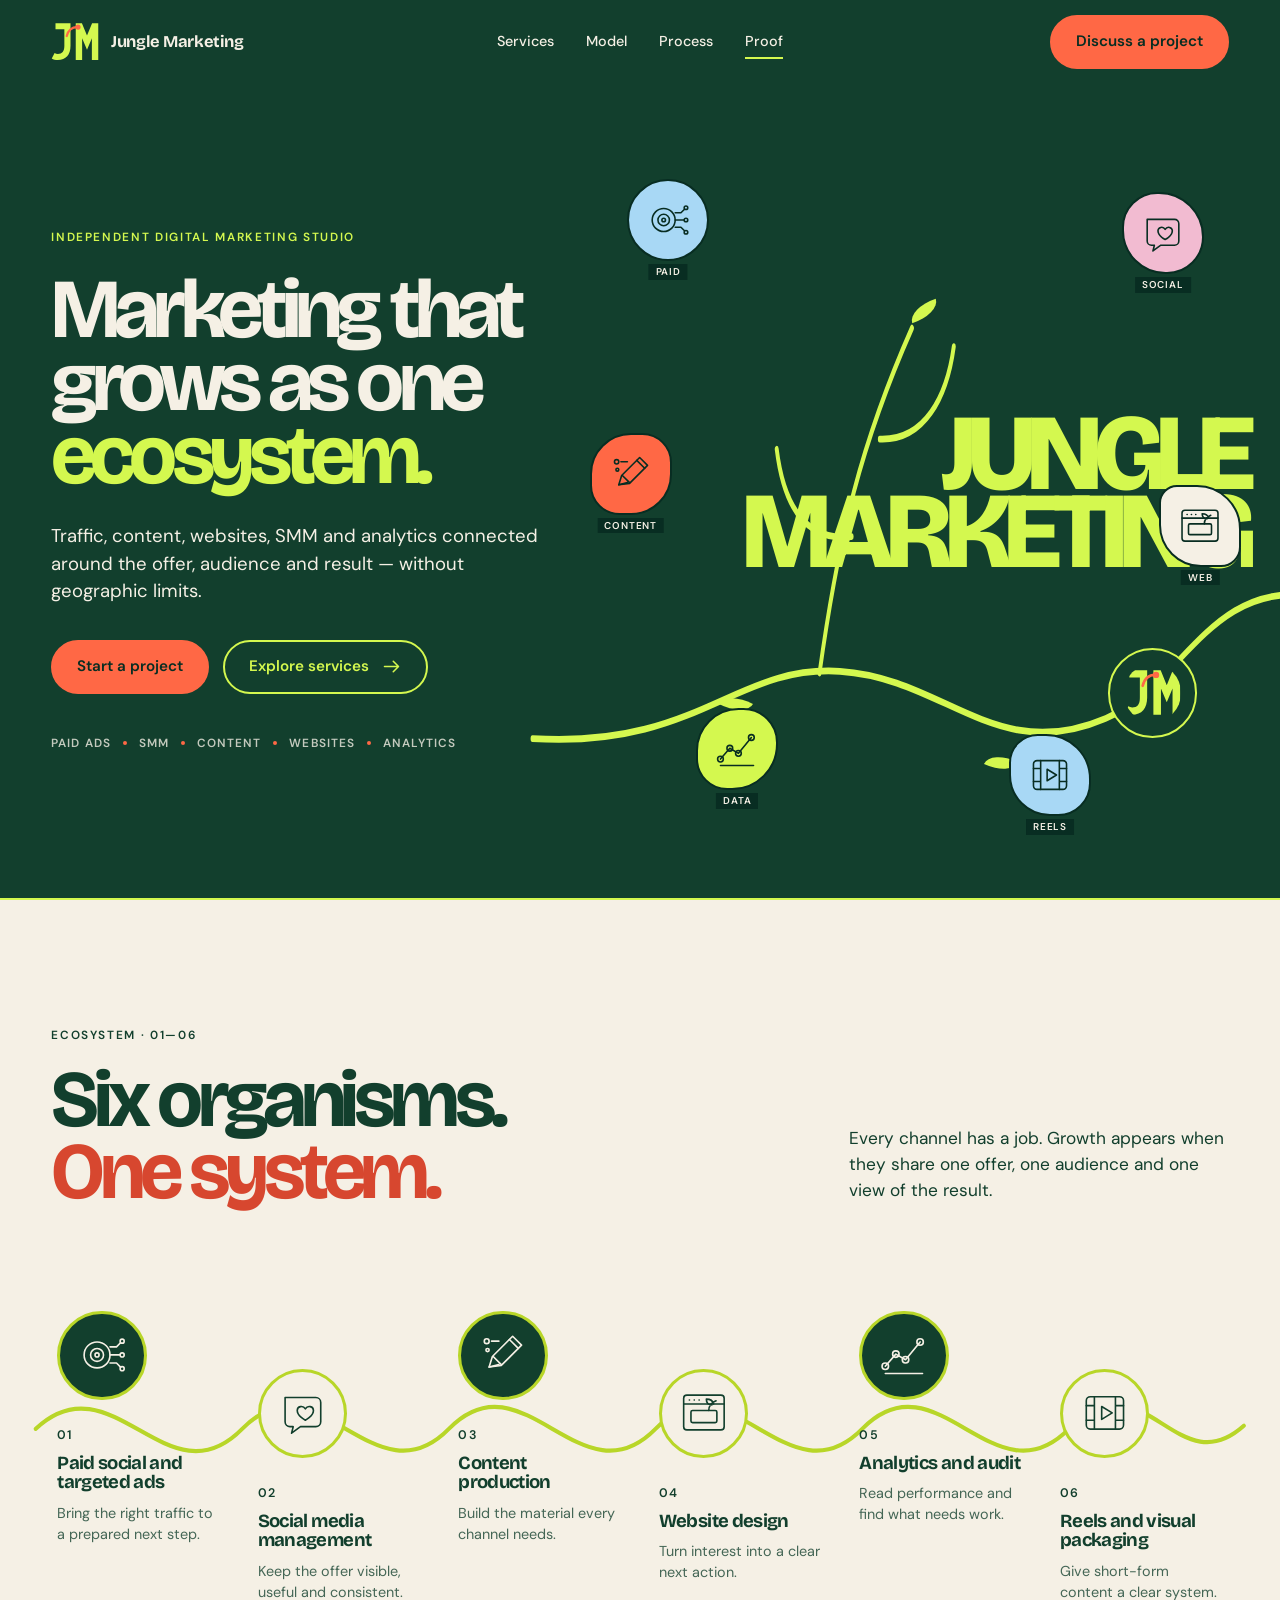
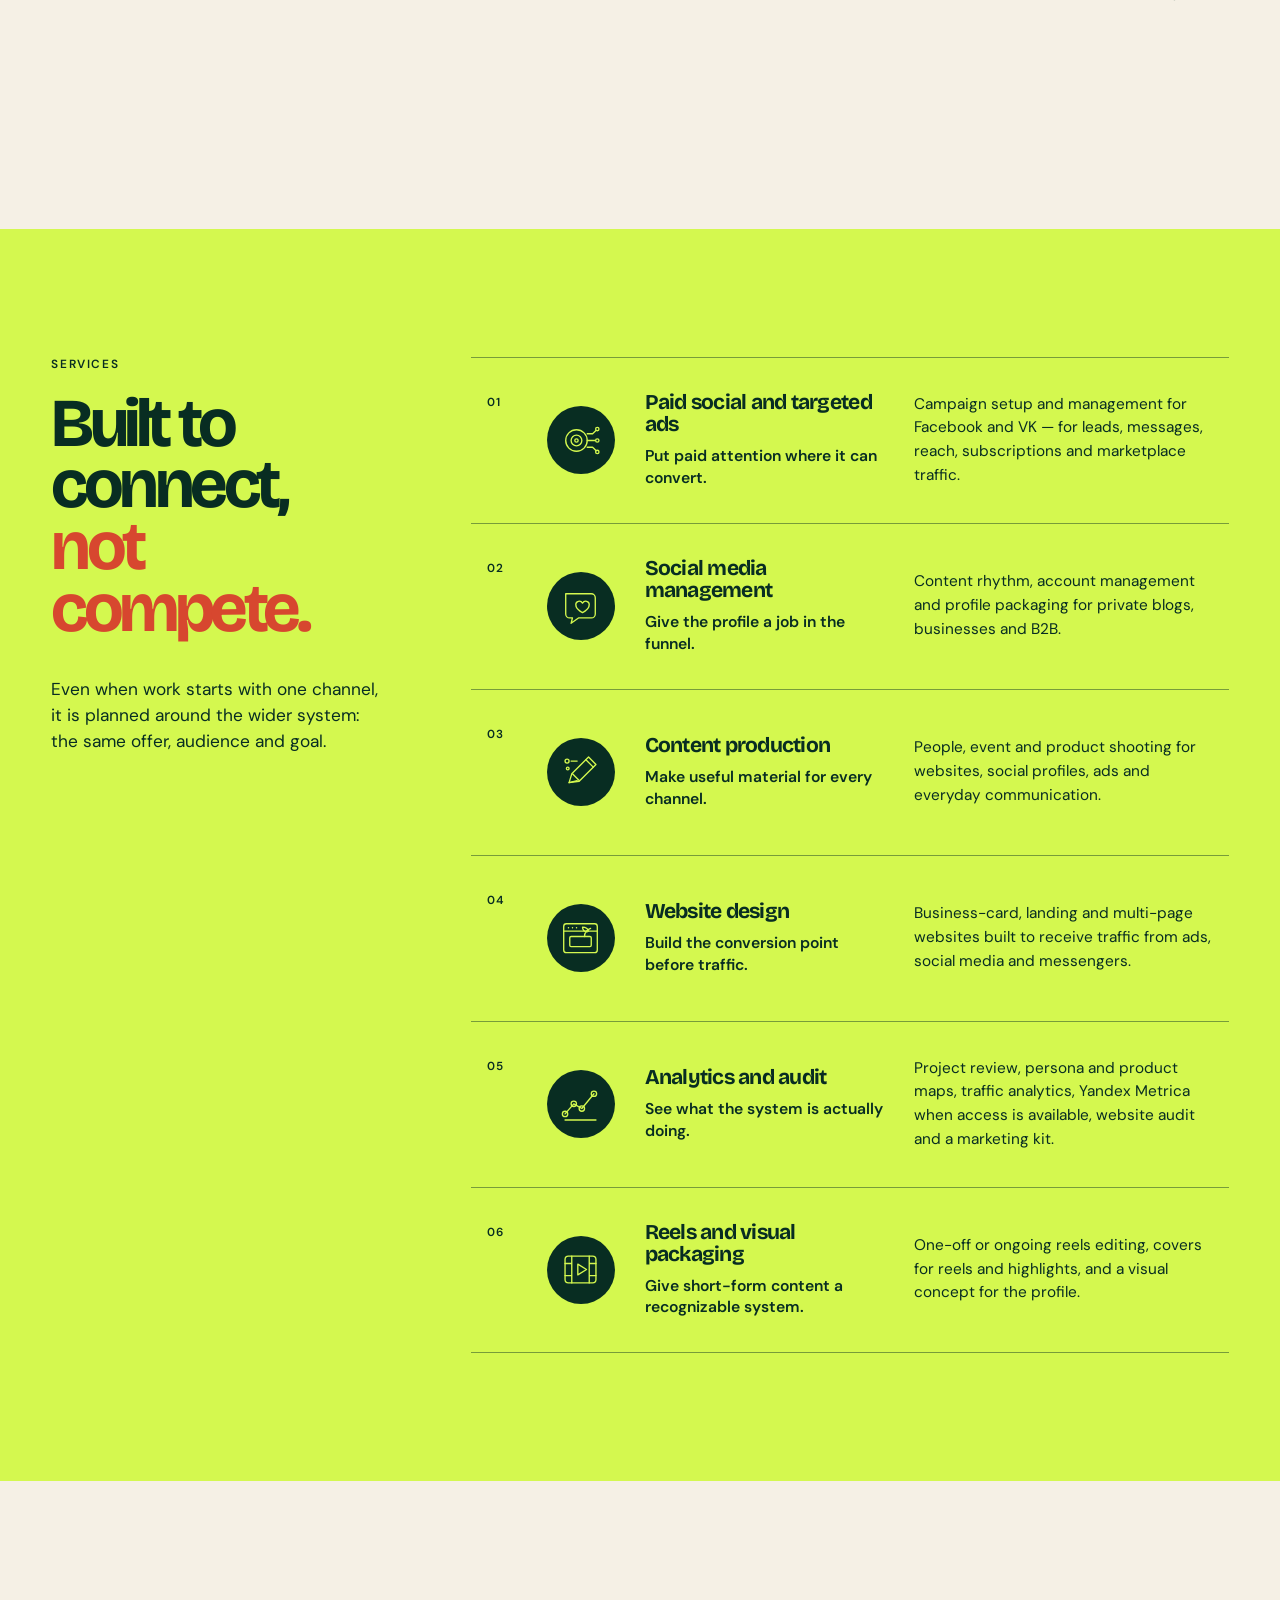
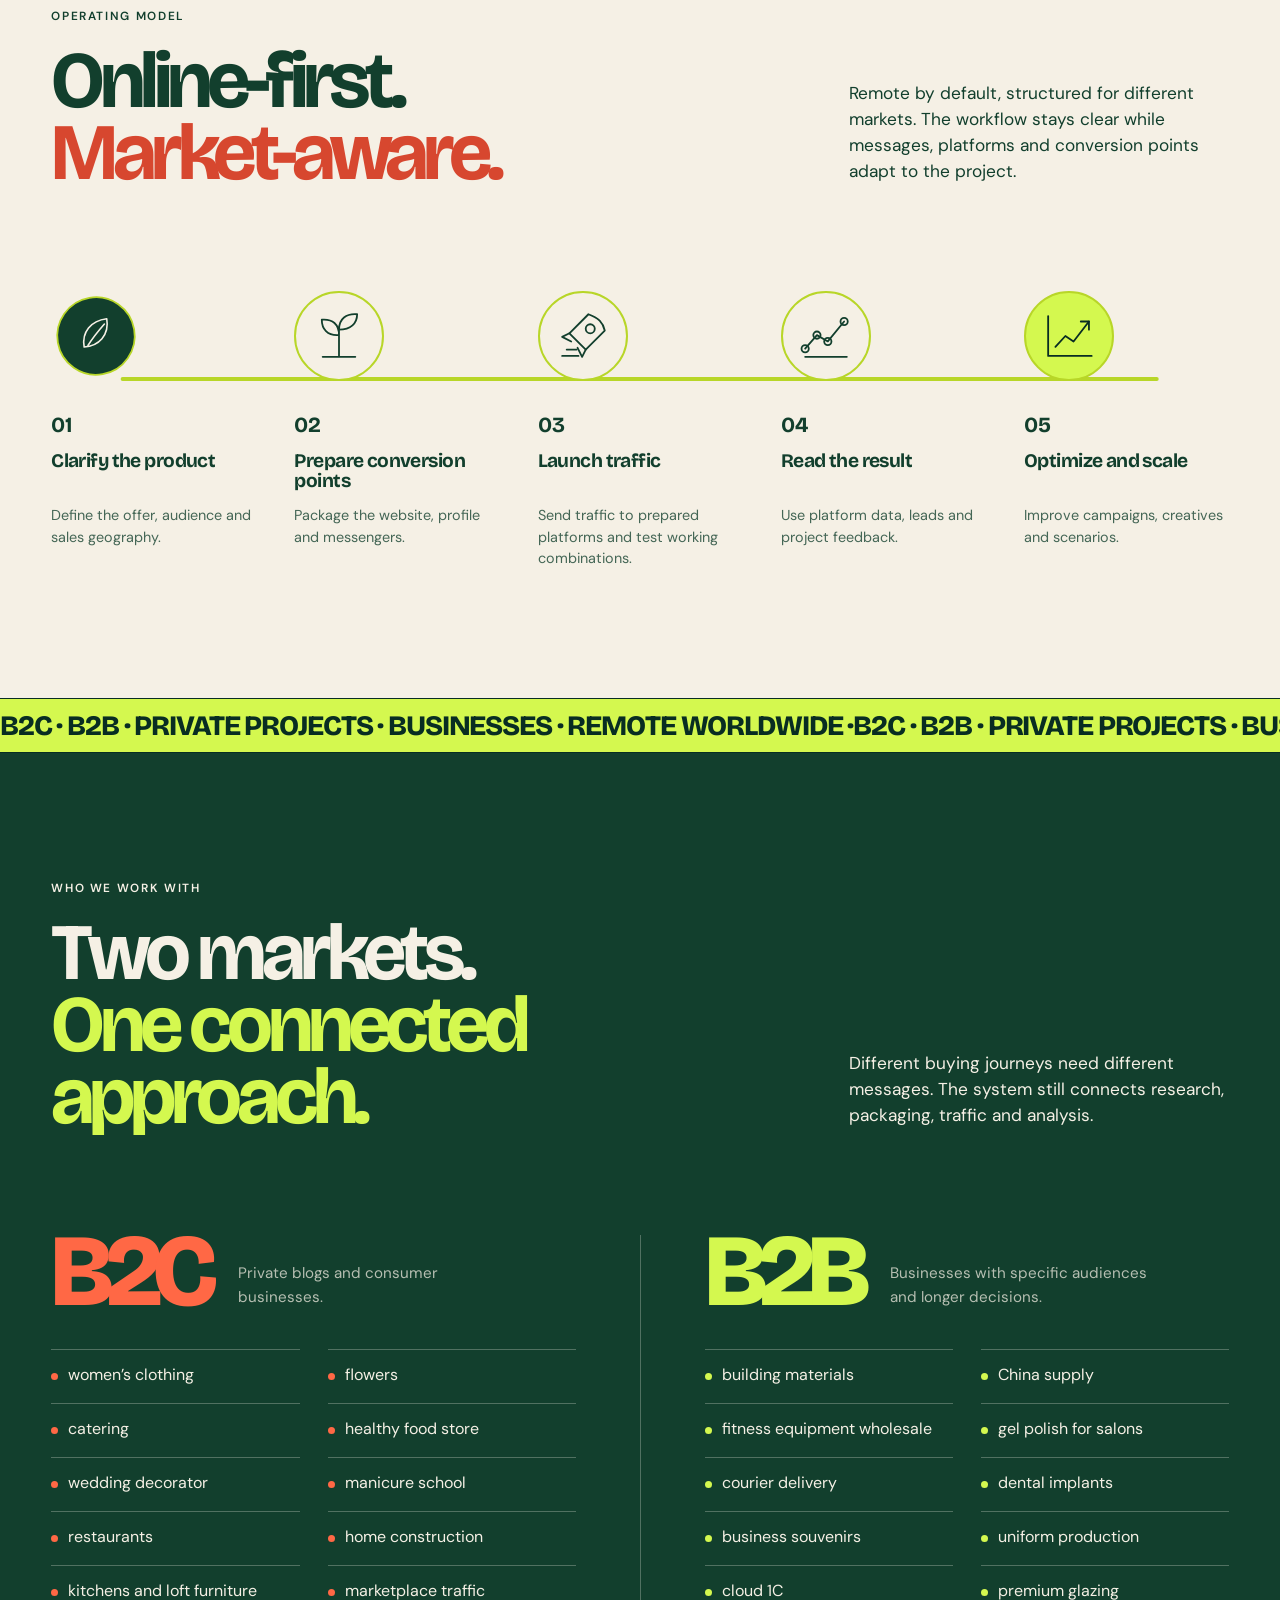
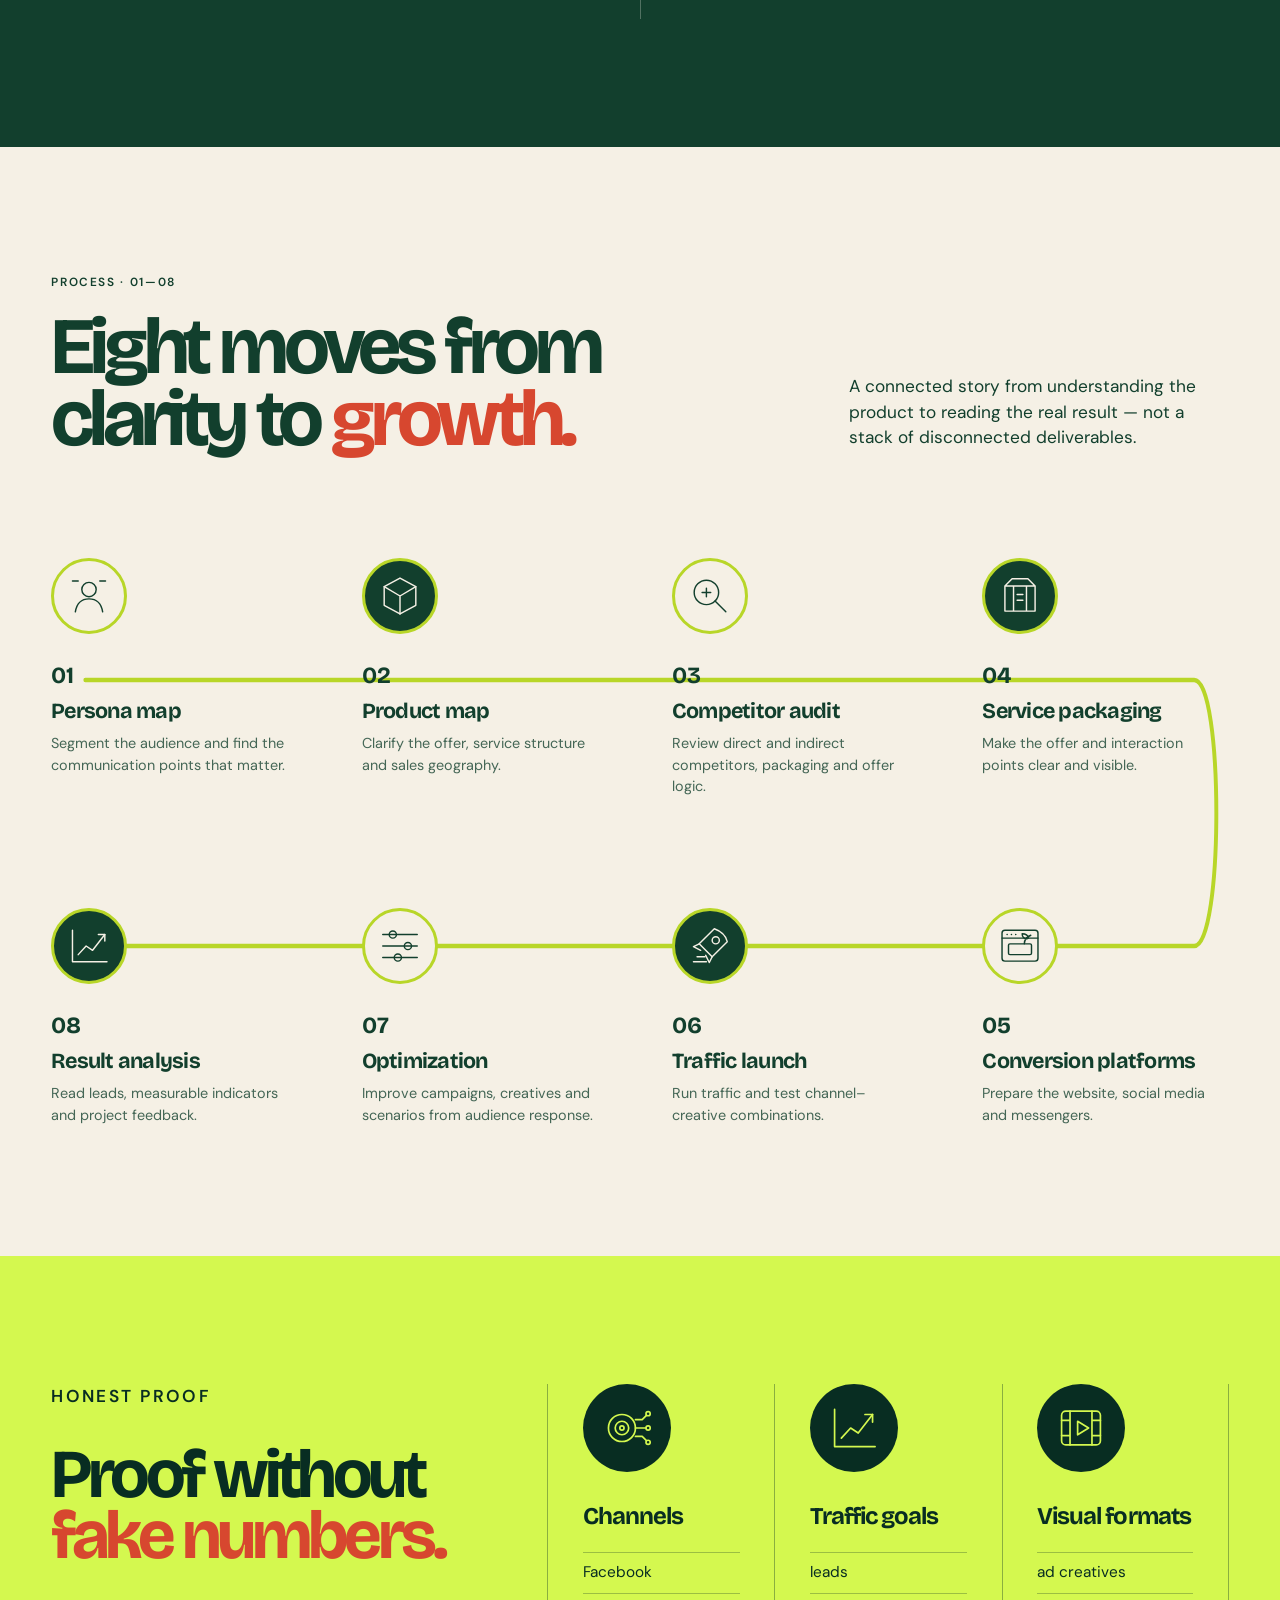
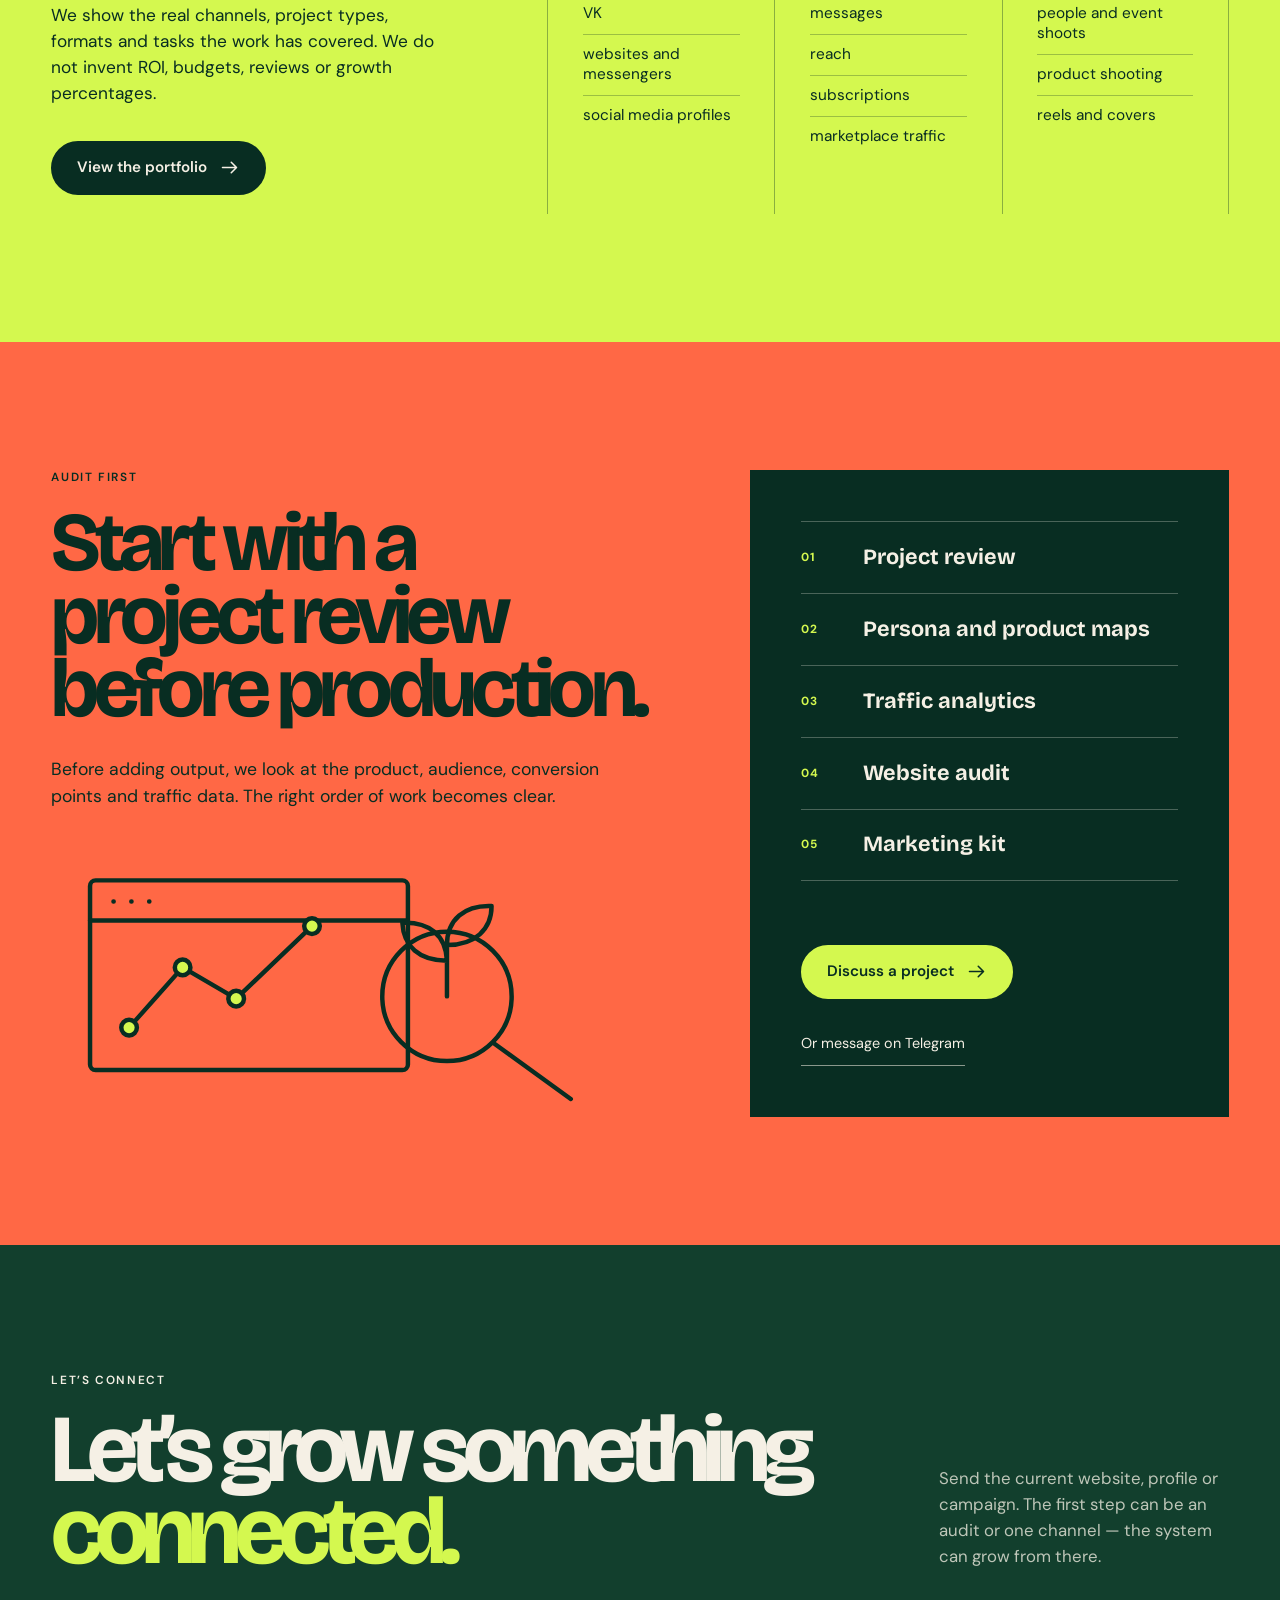
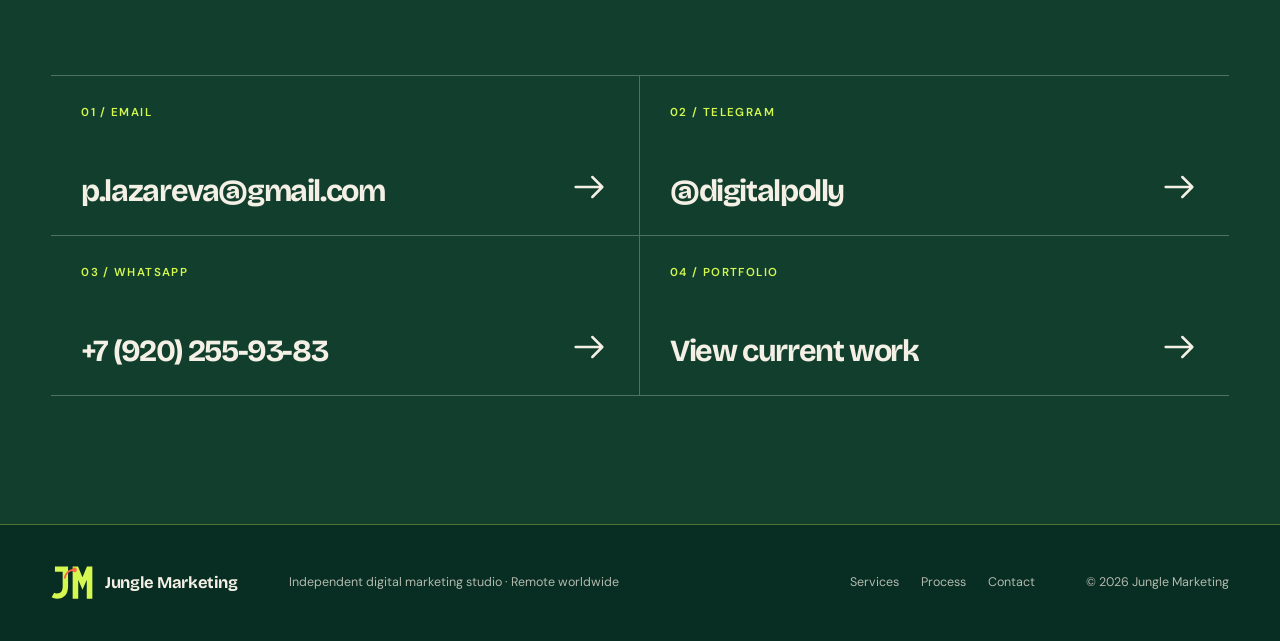
<file: index.html>
<!doctype html>
<html lang="en">
  <head>
    <meta charset="utf-8" />
    <meta name="viewport" content="width=device-width, initial-scale=1" />
    <title>Jungle Marketing — Connected Digital Marketing Studio</title>
    <meta
      name="description"
      content="Jungle Marketing connects paid ads, SMM, content, websites, reels and analytics into one remote marketing system for private blogs, businesses and B2B worldwide."
    />
    <meta name="robots" content="index,follow,max-image-preview:large" />
    <meta name="theme-color" content="#123f2d" />
    <meta name="color-scheme" content="light" />
    <meta name="author" content="Jungle Marketing" />
    <link rel="canonical" href="https://scorpochabro-solo.github.io/polly/" />

    <meta property="og:type" content="website" />
    <meta property="og:site_name" content="Jungle Marketing" />
    <meta property="og:locale" content="en_US" />
    <meta property="og:url" content="https://scorpochabro-solo.github.io/polly/" />
    <meta property="og:title" content="Jungle Marketing — Marketing that grows as one ecosystem" />
    <meta
      property="og:description"
      content="Traffic, content, websites, SMM and analytics connected around the offer, audience and result — without geographic limits."
    />
    <meta property="og:image" content="https://scorpochabro-solo.github.io/polly/assets/social-preview.png" />
    <meta property="og:image:width" content="1200" />
    <meta property="og:image:height" content="630" />
    <meta property="og:image:alt" content="Jungle Marketing — one connected marketing ecosystem" />

    <meta name="twitter:card" content="summary_large_image" />
    <meta name="twitter:title" content="Jungle Marketing — Marketing that grows as one ecosystem" />
    <meta
      name="twitter:description"
      content="Paid ads, SMM, content, websites, reels and analytics connected into one remote marketing system."
    />
    <meta name="twitter:image" content="https://scorpochabro-solo.github.io/polly/assets/social-preview.png" />

    <link rel="icon" href="./favicon.ico" sizes="any" />
    <link rel="icon" href="./favicon.svg" type="image/svg+xml" />
    <link rel="apple-touch-icon" href="./apple-touch-icon.png" />
    <link rel="manifest" href="./site.webmanifest" />
    <link rel="preconnect" href="https://fonts.googleapis.com" />
    <link rel="preconnect" href="https://fonts.gstatic.com" crossorigin />
    <link
      href="https://fonts.googleapis.com/css2?family=Bricolage+Grotesque:opsz,wght@12..96,700;12..96,800&amp;family=DM+Sans:wght@400;500;600&amp;display=swap"
      rel="stylesheet"
    />
    <link rel="stylesheet" href="./style.css" />
    <script src="./script.js" defer></script>

    <script type="application/ld+json">
      {
        "@context": "https://schema.org",
        "@graph": [
          {
            "@type": "Organization",
            "@id": "https://scorpochabro-solo.github.io/polly/#organization",
            "name": "Jungle Marketing",
            "url": "https://scorpochabro-solo.github.io/polly/",
            "logo": "https://scorpochabro-solo.github.io/polly/favicon-512.png",
            "image": "https://scorpochabro-solo.github.io/polly/assets/social-preview.png",
            "description": "An independent digital marketing studio connecting paid ads, social media, content, websites, reels and analytics for private blogs, businesses and B2B into one remote system.",
            "email": "p.lazareva@gmail.com",
            "telephone": "+7-920-255-93-83",
            "sameAs": ["https://t.me/digitalpolly"],
            "areaServed": "Worldwide",
            "availableLanguage": ["English", "Russian"],
            "hasOfferCatalog": {
              "@type": "OfferCatalog",
              "name": "Digital marketing services",
              "itemListElement": [
                { "@type": "Offer", "itemOffered": { "@type": "Service", "name": "Paid social and targeted ads" } },
                { "@type": "Offer", "itemOffered": { "@type": "Service", "name": "Social media management" } },
                { "@type": "Offer", "itemOffered": { "@type": "Service", "name": "Content production" } },
                { "@type": "Offer", "itemOffered": { "@type": "Service", "name": "Website design" } },
                { "@type": "Offer", "itemOffered": { "@type": "Service", "name": "Analytics and audit" } },
                { "@type": "Offer", "itemOffered": { "@type": "Service", "name": "Reels and visual packaging" } }
              ]
            }
          },
          {
            "@type": "WebSite",
            "@id": "https://scorpochabro-solo.github.io/polly/#website",
            "name": "Jungle Marketing",
            "url": "https://scorpochabro-solo.github.io/polly/",
            "inLanguage": "en",
            "publisher": { "@id": "https://scorpochabro-solo.github.io/polly/#organization" }
          },
          {
            "@type": "WebPage",
            "@id": "https://scorpochabro-solo.github.io/polly/#webpage",
            "name": "Jungle Marketing — Connected Digital Marketing Studio",
            "url": "https://scorpochabro-solo.github.io/polly/",
            "description": "Paid ads, SMM, content, websites, reels and analytics connected into one remote marketing system for projects worldwide.",
            "isPartOf": { "@id": "https://scorpochabro-solo.github.io/polly/#website" },
            "about": { "@id": "https://scorpochabro-solo.github.io/polly/#organization" },
            "inLanguage": "en"
          }
        ]
      }
    </script>
  </head>
  <body>
    <a class="skip-link" href="#main-content">Skip to content</a>

    <svg class="svg-defs" aria-hidden="true" focusable="false">
      <defs>
        <symbol id="icon-paid" viewBox="0 0 64 64">
          <circle cx="26" cy="32" r="16" />
          <circle cx="26" cy="32" r="8" />
          <circle cx="26" cy="32" r="2.5" class="icon-fill" />
          <path d="M42 22h8l5-5M42 32h12M42 42h8l5 5" />
          <circle cx="57" cy="15" r="2.5" />
          <circle cx="57" cy="32" r="2.5" />
          <circle cx="57" cy="49" r="2.5" />
        </symbol>
        <symbol id="icon-social" viewBox="0 0 64 64">
          <path d="M10 13h38a6 6 0 0 1 6 6v24a6 6 0 0 1-6 6H29L18 57l2-8h-4a6 6 0 0 1-6-6z" />
          <path d="M25 29c0-5 7-7 10-2 3-5 10-3 10 2 0 7-10 12-10 12S25 36 25 29Z" />
        </symbol>
        <symbol id="icon-content" viewBox="0 0 64 64">
          <path d="m15 47 4-13 25-25 11 11-25 25z" />
          <path d="m20 34 10 10M40 13l11 11M15 47l12-3" />
          <circle cx="12" cy="15" r="3" />
          <circle cx="13" cy="26" r="2" />
          <path d="M18 15h9" />
        </symbol>
        <symbol id="icon-web" viewBox="0 0 64 64">
          <rect x="7" y="10" width="50" height="43" rx="4" />
          <path d="M7 21h50M14 16h.2M20 16h.2M26 16h.2" />
          <rect x="16" y="29" width="32" height="15" rx="2" />
          <path d="M38 29c0-7 4-10 9-12M42 22c-5 0-7-3-7-7 5 0 8 2 9 6" />
        </symbol>
        <symbol id="icon-analytics" viewBox="0 0 64 64">
          <path d="m9 46 13-15 12 7 18-22" />
          <circle cx="9" cy="46" r="4" />
          <circle cx="22" cy="31" r="4" />
          <circle cx="34" cy="38" r="4" />
          <circle cx="52" cy="16" r="4" />
          <path d="M9 55h46" />
        </symbol>
        <symbol id="icon-reels" viewBox="0 0 64 64">
          <rect x="9" y="12" width="46" height="40" rx="5" />
          <path d="M19 12v40M45 12v40M9 23h10M45 23h10M9 41h10M45 41h10" />
          <path d="m28 24 13 8-13 8z" />
        </symbol>
        <symbol id="icon-persona" viewBox="0 0 64 64">
          <circle cx="32" cy="23" r="10" />
          <path d="M13 54c2-12 9-18 19-18s17 6 19 18" />
          <path d="M9 11h8M47 11h8" />
        </symbol>
        <symbol id="icon-product" viewBox="0 0 64 64">
          <path d="m32 7 22 12v26L32 57 10 45V19z" />
          <path d="m10 19 22 13 22-13M32 32v25" />
        </symbol>
        <symbol id="icon-search" viewBox="0 0 64 64">
          <circle cx="27" cy="27" r="17" />
          <path d="m39 39 15 15M21 27h12M27 21v12" />
        </symbol>
        <symbol id="icon-package" viewBox="0 0 64 64">
          <path d="M11 18h42v35H11zM11 18 21 8h22l10 10M23 18v35M41 18v35" />
          <path d="M28 30h8M28 38h8" />
        </symbol>
        <symbol id="icon-launch" viewBox="0 0 64 64">
          <path d="M38 8c11 4 16 9 18 18L35 47 17 29z" />
          <path d="m17 29-8 4 10 5M35 47l-4 8-5-10" />
          <circle cx="40" cy="24" r="5" />
          <path d="M14 47h11M9 54h18" />
        </symbol>
        <symbol id="icon-optimize" viewBox="0 0 64 64">
          <path d="M8 16h48M8 32h48M8 48h48" />
          <circle cx="22" cy="16" r="5" class="icon-fill" />
          <circle cx="43" cy="32" r="5" class="icon-fill" />
          <circle cx="29" cy="48" r="5" class="icon-fill" />
        </symbol>
        <symbol id="icon-result" viewBox="0 0 64 64">
          <path d="M9 54V10M9 54h48M17 44l11-12 9 6 17-22" />
          <path d="M45 16h9v9" />
        </symbol>
        <symbol id="icon-seed" viewBox="0 0 64 64">
          <path d="M49 13C29 12 15 24 15 43c18 2 34-9 34-30Z" />
          <path d="M20 42c8-9 15-15 25-23" />
        </symbol>
        <symbol id="icon-sprout" viewBox="0 0 64 64">
          <path d="M32 54V25M32 31C19 32 13 24 13 14c12-1 19 5 19 17ZM32 25c13 0 20-7 20-17-12-1-20 5-20 17Z" />
          <path d="M14 55h36" />
        </symbol>
        <symbol id="icon-arrow" viewBox="0 0 24 24">
          <path d="M4 12h15M14 6l6 6-6 6" />
        </symbol>
      </defs>
    </svg>

    <header class="site-header" data-header>
      <div class="shell site-header__inner">
        <a class="brand" href="#top" data-scroll aria-label="Jungle Marketing home">
          <img src="./assets/jm-mark.svg" width="52" height="52" alt="" />
          <span class="brand__name">Jungle Marketing</span>
        </a>

        <button
          class="menu-toggle"
          type="button"
          aria-expanded="false"
          aria-controls="site-navigation"
          aria-label="Open menu"
          data-menu-toggle
        >
          <span></span>
          <span></span>
        </button>

        <nav class="site-nav" id="site-navigation" aria-label="Primary navigation" data-menu>
          <a href="#services" data-scroll>Services</a>
          <a href="#model" data-scroll>Model</a>
          <a href="#process" data-scroll>Process</a>
          <a href="#proof" data-scroll>Proof</a>
          <a class="site-nav__mobile-cta button button--coral" href="#contact" data-scroll>Discuss a project</a>
        </nav>

        <a class="button button--coral site-header__cta" href="#contact" data-scroll>Discuss a project</a>
      </div>
    </header>

    <main id="main-content" tabindex="-1">
      <section class="hero" id="top" aria-labelledby="hero-title">
        <div class="shell hero__layout">
          <div class="hero__copy">
            <p class="eyebrow hero__eyebrow">Independent digital marketing studio</p>
            <h1 id="hero-title">
              <span>Marketing that</span>
              <span>grows as one</span>
              <span class="text-lime">ecosystem.</span>
            </h1>
            <p class="hero__lead">
              Traffic, content, websites, SMM and analytics connected around the offer,
              audience and result — without geographic limits.
            </p>
            <div class="hero__actions">
              <a class="button button--coral" href="#contact" data-scroll>Start a project</a>
              <a class="button button--outline-light" href="#ecosystem" data-scroll>
                Explore services
                <svg aria-hidden="true" focusable="false" viewBox="0 0 24 24"><use href="#icon-arrow" /></svg>
              </a>
            </div>
            <ul class="hero__scope" aria-label="Core capabilities">
              <li>Paid ads</li>
              <li>SMM</li>
              <li>Content</li>
              <li>Websites</li>
              <li>Analytics</li>
            </ul>
          </div>

          <div class="hero__stage" aria-hidden="true">
            <div class="hero__wordmark">
              <span>Jungle</span>
              <span>Marketing</span>
            </div>
            <img class="hero__stamp" src="./assets/jm-mark.svg" width="96" height="96" alt="" />
            <svg class="hero__route" viewBox="0 0 760 340" preserveAspectRatio="none">
              <path pathLength="1" d="M-20 294C150 300 188 250 296 254s160 56 273 28c79-19 105-81 212-73" />
              <path class="hero__route-branch" pathLength="1" d="M275 255c20-83 43-137 95-205M308 174c-48 3-70-19-77-52M337 116c46 1 69-25 76-55" />
            </svg>
            <span class="hero__leaf hero__leaf--one"></span>
            <span class="hero__leaf hero__leaf--two"></span>
            <span class="hero__leaf hero__leaf--three"></span>
            <div class="organism organism--paid"><svg aria-hidden="true" focusable="false" viewBox="0 0 64 64"><use href="#icon-paid" /></svg><span>Paid</span></div>
            <div class="organism organism--social"><svg aria-hidden="true" focusable="false" viewBox="0 0 64 64"><use href="#icon-social" /></svg><span>Social</span></div>
            <div class="organism organism--content"><svg aria-hidden="true" focusable="false" viewBox="0 0 64 64"><use href="#icon-content" /></svg><span>Content</span></div>
            <div class="organism organism--web"><svg aria-hidden="true" focusable="false" viewBox="0 0 64 64"><use href="#icon-web" /></svg><span>Web</span></div>
            <div class="organism organism--analytics"><svg aria-hidden="true" focusable="false" viewBox="0 0 64 64"><use href="#icon-analytics" /></svg><span>Data</span></div>
            <div class="organism organism--reels"><svg aria-hidden="true" focusable="false" viewBox="0 0 64 64"><use href="#icon-reels" /></svg><span>Reels</span></div>
          </div>
        </div>
      </section>

      <section class="section ecosystem" id="ecosystem" aria-labelledby="ecosystem-title">
        <div class="shell">
          <header class="section-header ecosystem__header" data-reveal>
            <div>
              <p class="eyebrow">Ecosystem · 01—06</p>
              <h2 id="ecosystem-title">Six organisms.<br /><span class="text-coral">One system.</span></h2>
            </div>
            <p class="section-header__intro">
              Every channel has a job. Growth appears when they share one offer,
              one audience and one view of the result.
            </p>
          </header>

          <div class="ecosystem-map" data-reveal data-draw>
            <svg class="ecosystem-map__line" viewBox="0 0 1280 180" preserveAspectRatio="none" aria-hidden="true">
              <path pathLength="1" d="M8 86c80-68 138 72 216 0s138 72 216 0 138 72 216 0 138 72 216 0 138 72 216 0 112 55 183-3" />
            </svg>
            <article class="ecosystem-item">
              <a href="#service-paid" data-scroll aria-label="Paid social and targeted ads details">
                <span class="ecosystem-item__icon ecosystem-item__icon--dark"><svg aria-hidden="true" focusable="false" viewBox="0 0 64 64"><use href="#icon-paid" /></svg></span>
                <span class="ecosystem-item__number">01</span>
                <h3>Paid social and targeted ads</h3>
                <p>Bring the right traffic to a prepared next step.</p>
              </a>
            </article>
            <article class="ecosystem-item">
              <a href="#service-social" data-scroll aria-label="Social media management details">
                <span class="ecosystem-item__icon"><svg aria-hidden="true" focusable="false" viewBox="0 0 64 64"><use href="#icon-social" /></svg></span>
                <span class="ecosystem-item__number">02</span>
                <h3>Social media management</h3>
                <p>Keep the offer visible, useful and consistent.</p>
              </a>
            </article>
            <article class="ecosystem-item">
              <a href="#service-content" data-scroll aria-label="Content production details">
                <span class="ecosystem-item__icon ecosystem-item__icon--dark"><svg aria-hidden="true" focusable="false" viewBox="0 0 64 64"><use href="#icon-content" /></svg></span>
                <span class="ecosystem-item__number">03</span>
                <h3>Content production</h3>
                <p>Build the material every channel needs.</p>
              </a>
            </article>
            <article class="ecosystem-item">
              <a href="#service-web" data-scroll aria-label="Website design details">
                <span class="ecosystem-item__icon"><svg aria-hidden="true" focusable="false" viewBox="0 0 64 64"><use href="#icon-web" /></svg></span>
                <span class="ecosystem-item__number">04</span>
                <h3>Website design</h3>
                <p>Turn interest into a clear next action.</p>
              </a>
            </article>
            <article class="ecosystem-item">
              <a href="#service-analytics" data-scroll aria-label="Analytics and audit details">
                <span class="ecosystem-item__icon ecosystem-item__icon--dark"><svg aria-hidden="true" focusable="false" viewBox="0 0 64 64"><use href="#icon-analytics" /></svg></span>
                <span class="ecosystem-item__number">05</span>
                <h3>Analytics and audit</h3>
                <p>Read performance and find what needs work.</p>
              </a>
            </article>
            <article class="ecosystem-item">
              <a href="#service-reels" data-scroll aria-label="Reels and visual packaging details">
                <span class="ecosystem-item__icon"><svg aria-hidden="true" focusable="false" viewBox="0 0 64 64"><use href="#icon-reels" /></svg></span>
                <span class="ecosystem-item__number">06</span>
                <h3>Reels and visual packaging</h3>
                <p>Give short-form content a clear system.</p>
              </a>
            </article>
          </div>
        </div>
      </section>

      <section class="section services" id="services" aria-labelledby="services-title">
        <div class="shell services__layout">
          <header class="services__intro" data-reveal>
            <p class="eyebrow">Services</p>
            <h2 id="services-title">Built to connect,<br /><span class="text-coral">not compete.</span></h2>
            <p>
              Even when work starts with one channel, it is planned around the wider
              system: the same offer, audience and goal.
            </p>
          </header>

          <div>
            <article class="service-row" id="service-paid" data-reveal>
              <span class="service-row__number">01</span>
              <span class="service-row__icon"><svg aria-hidden="true" focusable="false" viewBox="0 0 64 64"><use href="#icon-paid" /></svg></span>
              <div>
                <h3>Paid social and targeted ads</h3>
                <p class="service-row__outcome">Put paid attention where it can convert.</p>
              </div>
              <p>
                Campaign setup and management for Facebook and VK — for
                leads, messages, reach, subscriptions and marketplace traffic.
              </p>
            </article>
            <article class="service-row" id="service-social" data-reveal>
              <span class="service-row__number">02</span>
              <span class="service-row__icon"><svg aria-hidden="true" focusable="false" viewBox="0 0 64 64"><use href="#icon-social" /></svg></span>
              <div>
                <h3>Social media management</h3>
                <p class="service-row__outcome">Give the profile a job in the funnel.</p>
              </div>
              <p>
                Content rhythm, account management and profile packaging for private
                blogs, businesses and B2B.
              </p>
            </article>
            <article class="service-row" id="service-content" data-reveal>
              <span class="service-row__number">03</span>
              <span class="service-row__icon"><svg aria-hidden="true" focusable="false" viewBox="0 0 64 64"><use href="#icon-content" /></svg></span>
              <div>
                <h3>Content production</h3>
                <p class="service-row__outcome">Make useful material for every channel.</p>
              </div>
              <p>
                People, event and product shooting for websites, social profiles,
                ads and everyday communication.
              </p>
            </article>
            <article class="service-row" id="service-web" data-reveal>
              <span class="service-row__number">04</span>
              <span class="service-row__icon"><svg aria-hidden="true" focusable="false" viewBox="0 0 64 64"><use href="#icon-web" /></svg></span>
              <div>
                <h3>Website design</h3>
                <p class="service-row__outcome">Build the conversion point before traffic.</p>
              </div>
              <p>
                Business-card, landing and multi-page websites built to receive
                traffic from ads, social media and messengers.
              </p>
            </article>
            <article class="service-row" id="service-analytics" data-reveal>
              <span class="service-row__number">05</span>
              <span class="service-row__icon"><svg aria-hidden="true" focusable="false" viewBox="0 0 64 64"><use href="#icon-analytics" /></svg></span>
              <div>
                <h3>Analytics and audit</h3>
                <p class="service-row__outcome">See what the system is actually doing.</p>
              </div>
              <p>
                Project review, persona and product maps, traffic analytics,
                Yandex Metrica when access is available, website audit and a marketing kit.
              </p>
            </article>
            <article class="service-row" id="service-reels" data-reveal>
              <span class="service-row__number">06</span>
              <span class="service-row__icon"><svg aria-hidden="true" focusable="false" viewBox="0 0 64 64"><use href="#icon-reels" /></svg></span>
              <div>
                <h3>Reels and visual packaging</h3>
                <p class="service-row__outcome">Give short-form content a recognizable system.</p>
              </div>
              <p>
                One-off or ongoing reels editing, covers for reels and highlights,
                and a visual concept for the profile.
              </p>
            </article>
          </div>
        </div>
      </section>

      <section class="section model" id="model" aria-labelledby="model-title">
        <div class="shell">
          <header class="section-header model__header" data-reveal>
            <div>
              <p class="eyebrow">Operating model</p>
              <h2 id="model-title">Online-first.<br /><span class="text-coral">Market-aware.</span></h2>
            </div>
            <p class="section-header__intro">
              Remote by default, structured for different markets. The workflow stays
              clear while messages, platforms and conversion points adapt to the project.
            </p>
          </header>

          <div class="growth-route" data-reveal data-draw>
            <svg class="growth-route__line" viewBox="0 0 1100 90" preserveAspectRatio="none" aria-hidden="true">
              <path pathLength="1" d="M25 45h1050" />
            </svg>
            <article class="growth-stage">
              <span class="growth-stage__icon growth-stage__icon--seed"><svg aria-hidden="true" focusable="false" viewBox="0 0 64 64"><use href="#icon-seed" /></svg></span>
              <span class="growth-stage__number">01</span>
              <h3>Clarify the product</h3>
              <p>Define the offer, audience and sales geography.</p>
            </article>
            <article class="growth-stage">
              <span class="growth-stage__icon"><svg aria-hidden="true" focusable="false" viewBox="0 0 64 64"><use href="#icon-sprout" /></svg></span>
              <span class="growth-stage__number">02</span>
              <h3>Prepare conversion points</h3>
              <p>Package the website, profile and messengers.</p>
            </article>
            <article class="growth-stage">
              <span class="growth-stage__icon"><svg aria-hidden="true" focusable="false" viewBox="0 0 64 64"><use href="#icon-launch" /></svg></span>
              <span class="growth-stage__number">03</span>
              <h3>Launch traffic</h3>
              <p>Send traffic to prepared platforms and test working combinations.</p>
            </article>
            <article class="growth-stage">
              <span class="growth-stage__icon"><svg aria-hidden="true" focusable="false" viewBox="0 0 64 64"><use href="#icon-analytics" /></svg></span>
              <span class="growth-stage__number">04</span>
              <h3>Read the result</h3>
              <p>Use platform data, leads and project feedback.</p>
            </article>
            <article class="growth-stage">
              <span class="growth-stage__icon growth-stage__icon--full"><svg aria-hidden="true" focusable="false" viewBox="0 0 64 64"><use href="#icon-result" /></svg></span>
              <span class="growth-stage__number">05</span>
              <h3>Optimize and scale</h3>
              <p>Improve campaigns, creatives and scenarios.</p>
            </article>
          </div>
        </div>
      </section>

      <section class="section markets" id="markets" aria-labelledby="markets-title">
        <div class="market-marquee" aria-hidden="true">
          <div class="market-marquee__track">
            <span>B2C · B2B · PRIVATE PROJECTS · BUSINESSES · REMOTE WORLDWIDE · </span>
            <span>B2C · B2B · PRIVATE PROJECTS · BUSINESSES · REMOTE WORLDWIDE · </span>
          </div>
        </div>
        <div class="shell">
          <header class="section-header markets__header" data-reveal>
            <div>
              <p class="eyebrow">Who we work with</p>
              <h2 id="markets-title">Two markets.<br /><span class="text-lime">One connected approach.</span></h2>
            </div>
            <p class="section-header__intro">
              Different buying journeys need different messages. The system still
              connects research, packaging, traffic and analysis.
            </p>
          </header>

          <div class="markets__grid">
            <article class="market" data-reveal>
              <div class="market__head">
                <h3 class="market__code text-coral">B2C</h3>
                <p>Private blogs and consumer businesses.</p>
              </div>
              <ul class="market__list">
                <li>women’s clothing</li>
                <li>flowers</li>
                <li>catering</li>
                <li>healthy food store</li>
                <li>wedding decorator</li>
                <li>manicure school</li>
                <li>restaurants</li>
                <li>home construction</li>
                <li>kitchens and loft furniture</li>
                <li>marketplace traffic</li>
              </ul>
            </article>
            <article class="market" data-reveal>
              <div class="market__head">
                <h3 class="market__code text-lime">B2B</h3>
                <p>Businesses with specific audiences and longer decisions.</p>
              </div>
              <ul class="market__list">
                <li>building materials</li>
                <li>China supply</li>
                <li>fitness equipment wholesale</li>
                <li>gel polish for salons</li>
                <li>courier delivery</li>
                <li>dental implants</li>
                <li>business souvenirs</li>
                <li>uniform production</li>
                <li>cloud 1C</li>
                <li>premium glazing</li>
              </ul>
            </article>
          </div>
        </div>
      </section>

      <section class="section process" id="process" aria-labelledby="process-title">
        <div class="shell">
          <header class="section-header process__header" data-reveal>
            <div>
              <p class="eyebrow">Process · 01—08</p>
              <h2 id="process-title">Eight moves from clarity to <span class="text-coral">growth.</span></h2>
            </div>
            <p class="section-header__intro">
              A connected story from understanding the product to reading the real result —
              not a stack of disconnected deliverables.
            </p>
          </header>

          <div class="process-route" data-reveal data-draw>
            <svg class="process-route__line" viewBox="0 0 1200 460" preserveAspectRatio="none" aria-hidden="true">
              <path pathLength="1" d="M35 110h1130c30 0 30 240 0 240H35" />
            </svg>
            <ol class="process-list">
              <li class="process-step">
                <span class="process-step__icon"><svg aria-hidden="true" focusable="false" viewBox="0 0 64 64"><use href="#icon-persona" /></svg></span>
                <span class="process-step__number">01</span>
                <h3>Persona map</h3>
                <p>Segment the audience and find the communication points that matter.</p>
              </li>
              <li class="process-step">
                <span class="process-step__icon"><svg aria-hidden="true" focusable="false" viewBox="0 0 64 64"><use href="#icon-product" /></svg></span>
                <span class="process-step__number">02</span>
                <h3>Product map</h3>
                <p>Clarify the offer, service structure and sales geography.</p>
              </li>
              <li class="process-step">
                <span class="process-step__icon"><svg aria-hidden="true" focusable="false" viewBox="0 0 64 64"><use href="#icon-search" /></svg></span>
                <span class="process-step__number">03</span>
                <h3>Competitor audit</h3>
                <p>Review direct and indirect competitors, packaging and offer logic.</p>
              </li>
              <li class="process-step">
                <span class="process-step__icon"><svg aria-hidden="true" focusable="false" viewBox="0 0 64 64"><use href="#icon-package" /></svg></span>
                <span class="process-step__number">04</span>
                <h3>Service packaging</h3>
                <p>Make the offer and interaction points clear and visible.</p>
              </li>
              <li class="process-step">
                <span class="process-step__icon"><svg aria-hidden="true" focusable="false" viewBox="0 0 64 64"><use href="#icon-web" /></svg></span>
                <span class="process-step__number">05</span>
                <h3>Conversion platforms</h3>
                <p>Prepare the website, social media and messengers.</p>
              </li>
              <li class="process-step">
                <span class="process-step__icon"><svg aria-hidden="true" focusable="false" viewBox="0 0 64 64"><use href="#icon-launch" /></svg></span>
                <span class="process-step__number">06</span>
                <h3>Traffic launch</h3>
                <p>Run traffic and test channel–creative combinations.</p>
              </li>
              <li class="process-step">
                <span class="process-step__icon"><svg aria-hidden="true" focusable="false" viewBox="0 0 64 64"><use href="#icon-optimize" /></svg></span>
                <span class="process-step__number">07</span>
                <h3>Optimization</h3>
                <p>Improve campaigns, creatives and scenarios from audience response.</p>
              </li>
              <li class="process-step">
                <span class="process-step__icon"><svg aria-hidden="true" focusable="false" viewBox="0 0 64 64"><use href="#icon-result" /></svg></span>
                <span class="process-step__number">08</span>
                <h3>Result analysis</h3>
                <p>Read leads, measurable indicators and project feedback.</p>
              </li>
            </ol>
          </div>
        </div>
      </section>

      <section class="section proof" id="proof" aria-labelledby="proof-title">
        <div class="shell proof__layout">
          <header class="proof__intro" data-reveal>
            <p class="eyebrow">Honest proof</p>
            <h2 id="proof-title">Proof without <span class="text-coral">fake numbers.</span></h2>
            <p>
              We show the real channels, project types, formats and tasks the work has
              covered. We do not invent ROI, budgets, reviews or growth percentages.
            </p>
            <a
              class="button button--dark"
              href="https://shotinporto.wfolio.pro/"
              target="_blank"
              rel="noopener noreferrer"
            >
              View the portfolio
              <svg aria-hidden="true" focusable="false" viewBox="0 0 24 24"><use href="#icon-arrow" /></svg>
            </a>
          </header>

          <div class="proof__groups">
            <article class="proof-group" data-reveal>
              <span class="proof-group__icon"><svg aria-hidden="true" focusable="false" viewBox="0 0 64 64"><use href="#icon-paid" /></svg></span>
              <h3>Channels</h3>
              <ul>
                <li>Facebook</li>
                <li>VK</li>
                <li>websites and messengers</li>
                <li>social media profiles</li>
              </ul>
            </article>
            <article class="proof-group" data-reveal>
              <span class="proof-group__icon"><svg aria-hidden="true" focusable="false" viewBox="0 0 64 64"><use href="#icon-result" /></svg></span>
              <h3>Traffic goals</h3>
              <ul>
                <li>leads</li>
                <li>messages</li>
                <li>reach</li>
                <li>subscriptions</li>
                <li>marketplace traffic</li>
              </ul>
            </article>
            <article class="proof-group" data-reveal>
              <span class="proof-group__icon"><svg aria-hidden="true" focusable="false" viewBox="0 0 64 64"><use href="#icon-reels" /></svg></span>
              <h3>Visual formats</h3>
              <ul>
                <li>ad creatives</li>
                <li>people and event shoots</li>
                <li>product shooting</li>
                <li>reels and covers</li>
              </ul>
            </article>
          </div>
        </div>
      </section>

      <section class="section audit" id="audit" aria-labelledby="audit-title">
        <div class="shell audit__layout">
          <div class="audit__intro" data-reveal>
            <p class="eyebrow">Audit first</p>
            <h2 id="audit-title">Start with a project review before production.</h2>
            <p>
              Before adding output, we look at the product, audience, conversion points
              and traffic data. The right order of work becomes clear.
            </p>
            <svg class="audit__graphic" viewBox="0 0 520 250" aria-hidden="true">
              <rect x="35" y="38" width="285" height="170" rx="5" />
              <path d="M35 74h285M56 57h.2M72 57h.2M88 57h.2" />
              <path d="m70 170 48-54 48 28 68-65" />
              <circle cx="70" cy="170" r="7" />
              <circle cx="118" cy="116" r="7" />
              <circle cx="166" cy="144" r="7" />
              <circle cx="234" cy="79" r="7" />
              <circle cx="355" cy="142" r="58" />
              <path d="m397 184 69 50M355 142V96M355 110c-25 0-39-13-40-34 24-1 39 11 40 34ZM355 96c25 0 40-14 40-35-24-1-40 12-40 35Z" />
            </svg>
          </div>

          <div class="audit__panel" data-reveal>
            <ul>
              <li><span>01</span>Project review</li>
              <li><span>02</span>Persona and product maps</li>
              <li><span>03</span>Traffic analytics</li>
              <li><span>04</span>Website audit</li>
              <li><span>05</span>Marketing kit</li>
            </ul>
            <div class="audit__actions">
              <a
                class="button button--lime"
                href="mailto:p.lazareva@gmail.com?subject=Project%20review%20%E2%80%94%20Jungle%20Marketing"
              >
                Discuss a project
                <svg aria-hidden="true" focusable="false" viewBox="0 0 24 24"><use href="#icon-arrow" /></svg>
              </a>
              <a href="https://t.me/digitalpolly" target="_blank" rel="noopener noreferrer">
                Or message on Telegram
              </a>
            </div>
          </div>
        </div>
      </section>

      <section class="contact" id="contact" aria-labelledby="contact-title">
        <div class="shell">
          <header class="contact__header" data-reveal>
            <div>
              <p class="eyebrow">Let’s connect</p>
              <h2 id="contact-title">Let’s grow something <span class="text-lime">connected.</span></h2>
            </div>
            <p>
              Send the current website, profile or campaign. The first step can be an audit
              or one channel — the system can grow from there.
            </p>
          </header>

          <div class="contact-links">
            <a class="contact-link" href="mailto:p.lazareva@gmail.com" data-reveal>
              <span>01 / Email</span>
              <strong>p.lazareva@gmail.com</strong>
              <svg aria-hidden="true" focusable="false" viewBox="0 0 24 24"><use href="#icon-arrow" /></svg>
            </a>
            <a
              class="contact-link"
              href="https://t.me/digitalpolly"
              target="_blank"
              rel="noopener noreferrer"
              data-reveal
            >
              <span>02 / Telegram</span>
              <strong>@digitalpolly</strong>
              <svg aria-hidden="true" focusable="false" viewBox="0 0 24 24"><use href="#icon-arrow" /></svg>
            </a>
            <a
              class="contact-link"
              href="https://wa.me/79202559383"
              target="_blank"
              rel="noopener noreferrer"
              data-reveal
            >
              <span>03 / WhatsApp</span>
              <strong>+7 (920) 255-93-83</strong>
              <svg aria-hidden="true" focusable="false" viewBox="0 0 24 24"><use href="#icon-arrow" /></svg>
            </a>
            <a
              class="contact-link"
              href="https://shotinporto.wfolio.pro/"
              target="_blank"
              rel="noopener noreferrer"
              data-reveal
            >
              <span>04 / Portfolio</span>
              <strong>View current work</strong>
              <svg aria-hidden="true" focusable="false" viewBox="0 0 24 24"><use href="#icon-arrow" /></svg>
            </a>
          </div>
        </div>
      </section>
    </main>

    <footer class="site-footer">
      <div class="shell site-footer__inner">
        <a class="brand brand--footer" href="#top" data-scroll aria-label="Back to the top">
          <img src="./assets/jm-mark.svg" width="44" height="44" alt="" />
          <span class="brand__name">Jungle Marketing</span>
        </a>
        <p>Independent digital marketing studio · Remote worldwide</p>
        <nav aria-label="Footer navigation">
          <a href="#services" data-scroll>Services</a>
          <a href="#process" data-scroll>Process</a>
          <a href="#contact" data-scroll>Contact</a>
        </nav>
        <span>© 2026 Jungle Marketing</span>
      </div>
    </footer>
  </body>
</html>
</file>
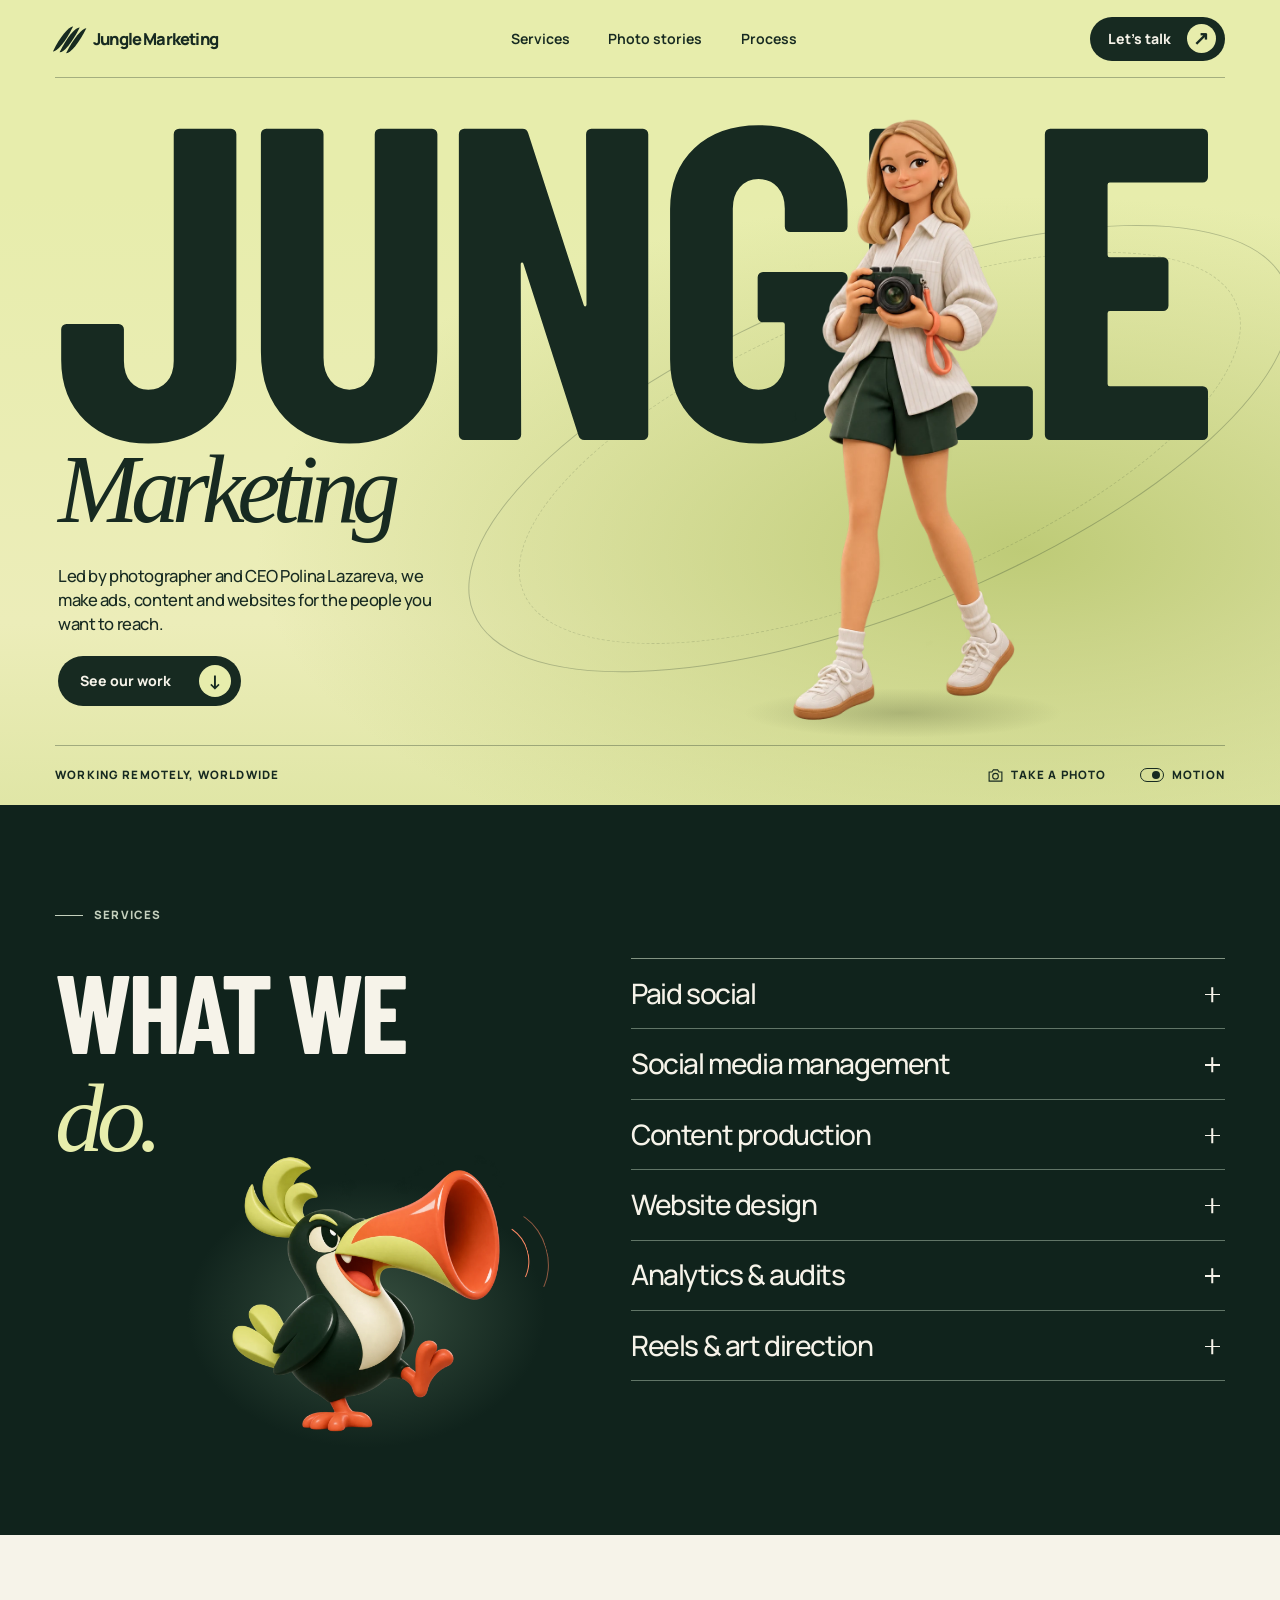
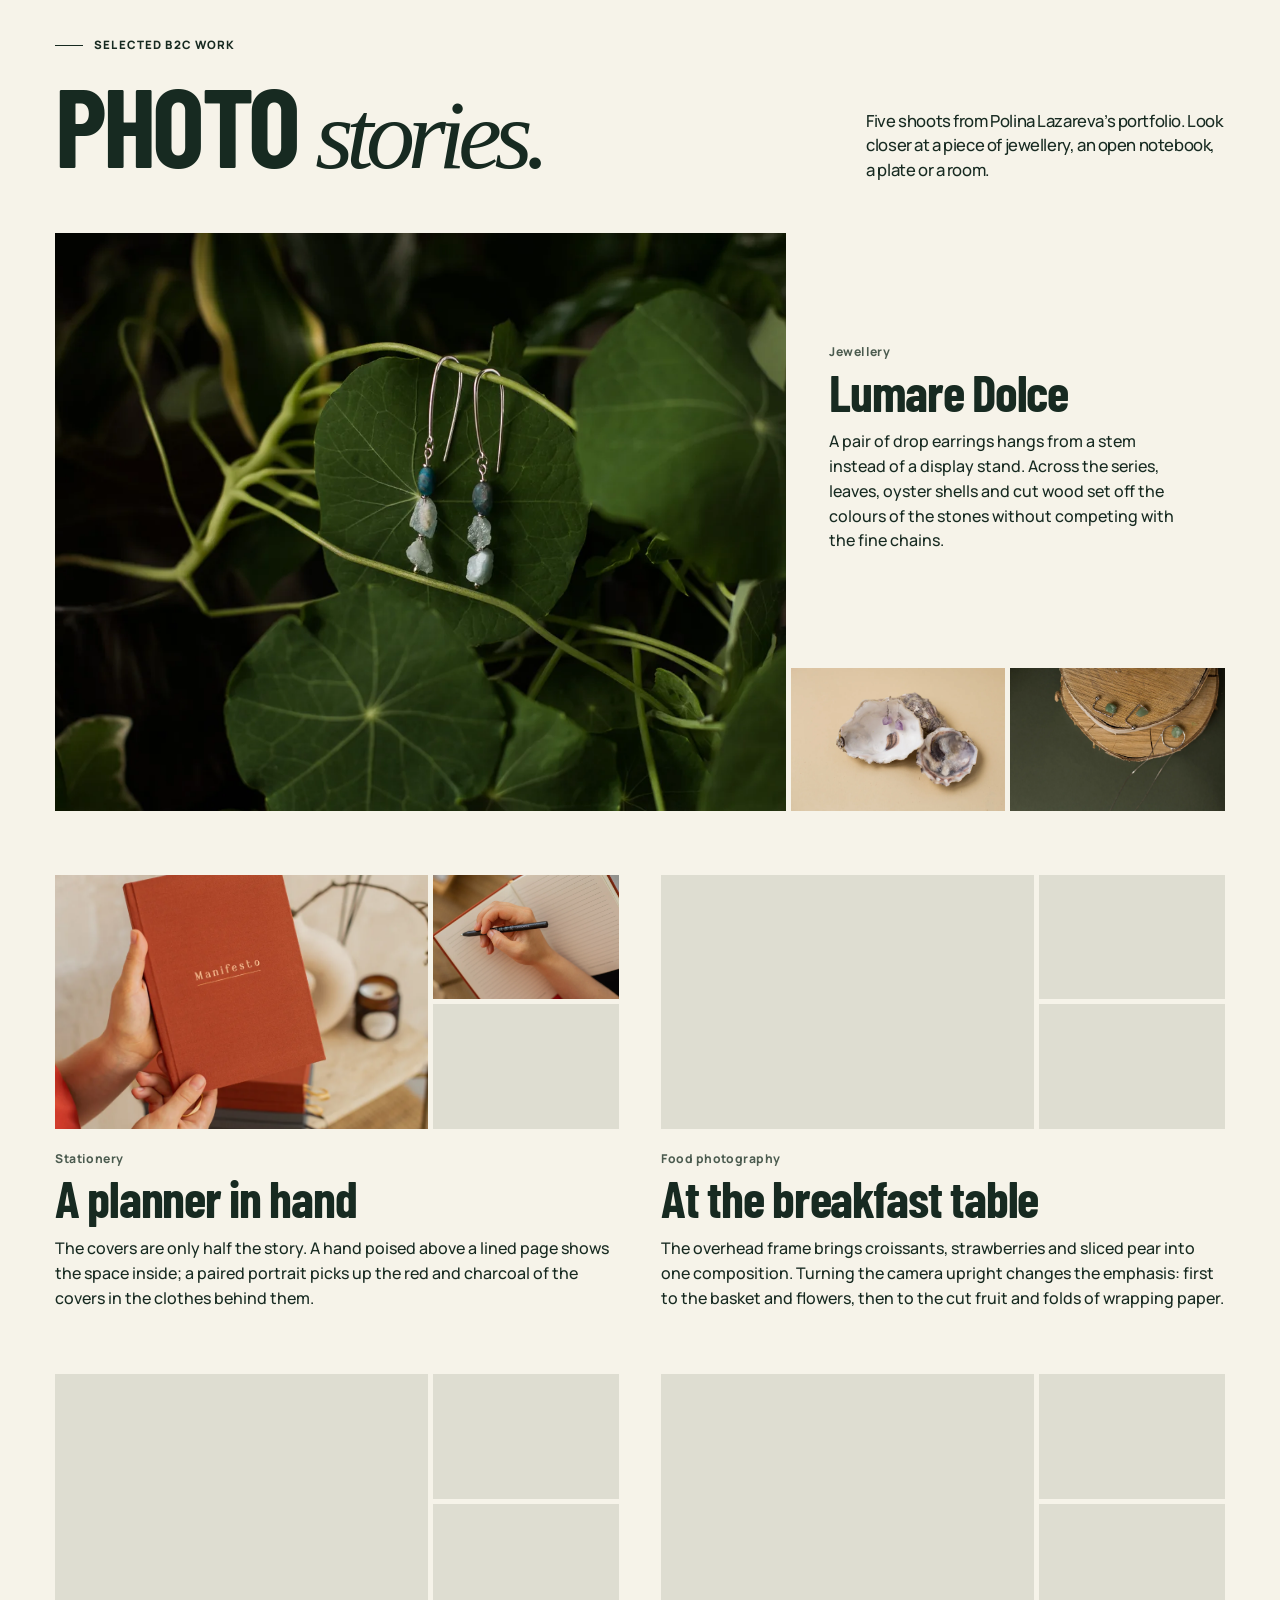
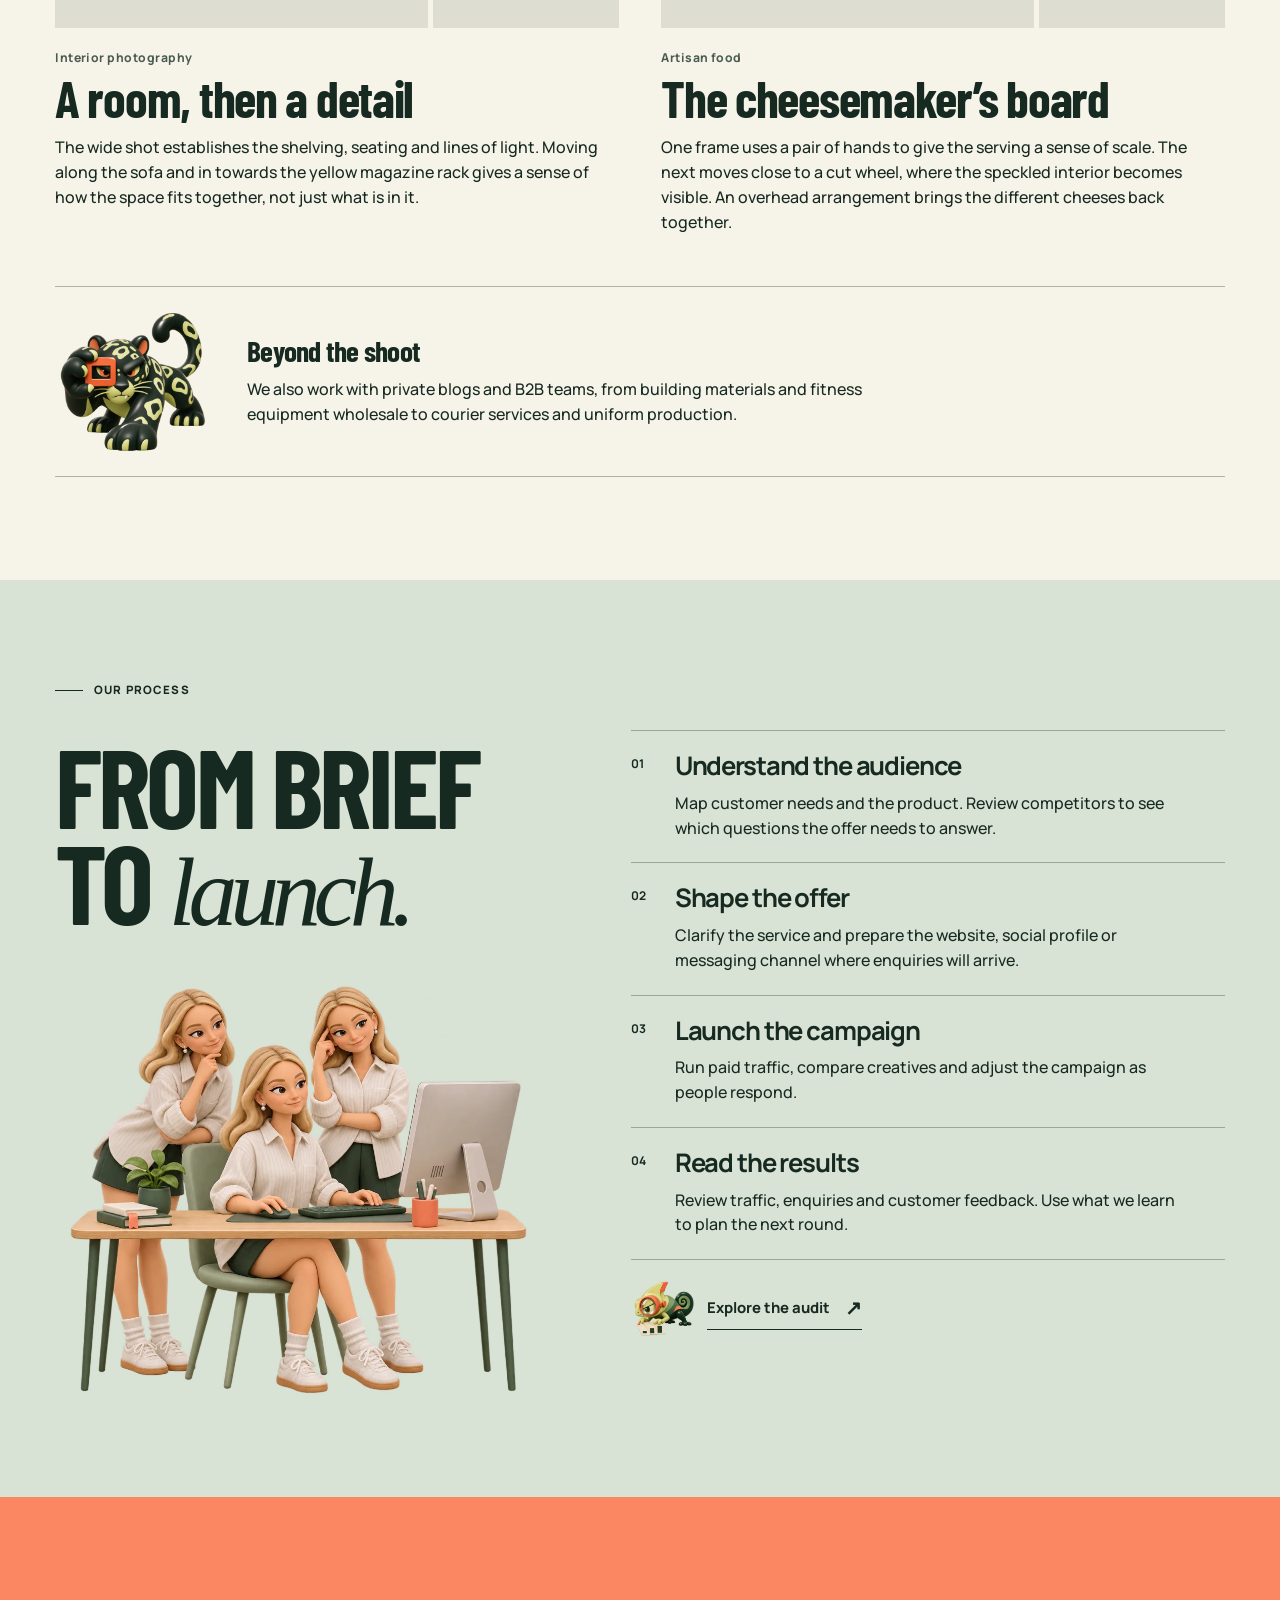
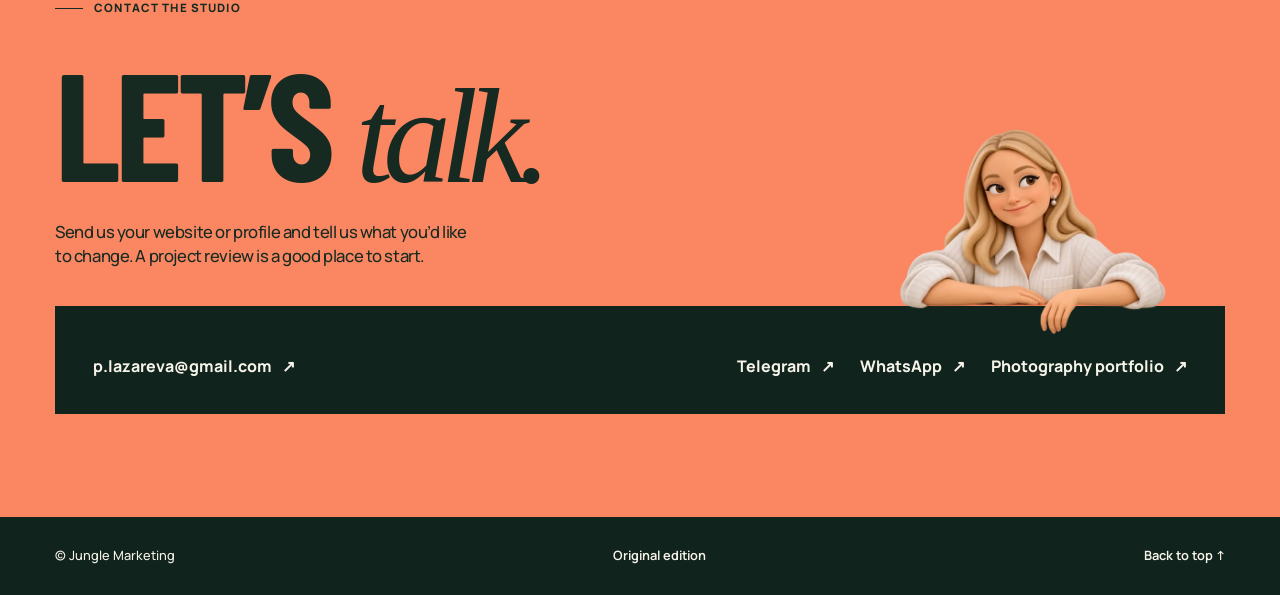
<file: 2027/index.html>
<!doctype html>
<html lang="en">
<head>
  <meta charset="utf-8">
  <meta name="viewport" content="width=device-width, initial-scale=1">
  <meta name="theme-color" content="#e7edac">
  <title>Jungle Marketing | Studio Edition 2027</title>
  <meta name="description" content="Meet Jungle Marketing, a remote digital marketing studio for paid social, content, websites and analytics. Explore our services and tell us about your project.">
  <meta name="robots" content="noindex,follow">
  <link rel="canonical" href="https://scorpochabro-solo.github.io/polly/">
  <meta property="og:title" content="Jungle Marketing | Studio Edition 2027">
  <meta property="og:description" content="Paid media, content and websites for the people you want to reach. Work with us from anywhere.">
  <meta property="og:type" content="website">
  <meta property="og:url" content="https://scorpochabro-solo.github.io/polly/2027/">
  <meta property="og:image" content="https://scorpochabro-solo.github.io/polly/2027/assets/poster.jpg">
  <meta name="twitter:card" content="summary_large_image">
  <link rel="icon" href="../favicon.svg" type="image/svg+xml">
  <link rel="preload" href="assets/barlow-condensed-bold.ttf" as="font" type="font/ttf" crossorigin>
  <meta property="og:image:alt" content="Jungle Marketing with an illustrated Polina Lazareva holding her camera.">
  <link rel="preload" href="assets/polina.webp" as="image" type="image/webp">
  <link rel="stylesheet" href="edition.css?v=service-scenes-3">
  <script src="edition.js?v=service-scenes-3" defer></script>
</head>
<body id="top">
  <a class="skip" href="#main">Skip to content</a>
  <header class="header">
    <div class="wrap header-inner">
      <a class="brand" href="#top" aria-label="Jungle Marketing home"><i class="claw" aria-hidden="true"></i>Jungle Marketing</a>
      <nav aria-label="Main navigation"><a href="#services">Services</a><a href="#studio">Photo stories</a><a href="#process">Process</a></nav>
      <a class="button small" href="#contact">Let’s talk <span aria-hidden="true">↗</span></a>
    </div>
  </header>
  <main id="main">
    <!-- The still portrait is the fallback when animation is unavailable. -->
    <section class="cover" aria-labelledby="mast">
      <div class="wrap cover-inner">
        <div class="poster">
          <div class="orbit" aria-hidden="true"></div>
          <h1 id="mast"><span class="mast-word">Jungle</span><span class="mast-script">Marketing</span></h1>
          <div class="portrait-stage">
            <img class="founder-model" src="assets/polina.webp" width="600" height="1450" alt="Illustrated portrait of Polina holding her camera." fetchpriority="high">
            <video class="founder-action" width="512" height="1238" muted playsinline preload="none" disablepictureinpicture aria-hidden="true"></video>
          </div>
          <div class="cover-copy">
            <p>Led by photographer and CEO Polina Lazareva, we make ads, content and websites for the people you want to reach.</p>
            <a class="button" href="#studio">See our work <span aria-hidden="true">↓</span></a>
          </div>
        </div>
        <div class="cover-foot micro"><span>Working remotely, worldwide</span>
          <div class="cover-tools">
            <button class="take-photo" type="button" hidden><svg aria-hidden="true" width="17" height="17" viewBox="0 0 24 24" fill="none" stroke="currentColor" stroke-width="1.6"><path d="M3 7h4l2-3h6l2 3h4v13H3z"/><circle cx="12" cy="13" r="4"/></svg>Take a photo</button>
            <button class="motion" hidden type="button" aria-pressed="true"><span class="switch" aria-hidden="true"></span> Motion</button>
          </div>
        </div>
      </div>
    </section>

    <!-- Native disclosures work with keyboard, touch and JavaScript disabled. -->
    <section class="services block" id="services" aria-labelledby="service-title">
      <div class="wrap service-layout">
        <div class="service-art">
          <p class="micro cap">Services</p>
          <h2 id="service-title">What we<br><em>do.</em></h2>
          <div class="echo-stage">
            <span class="sound-wave" aria-hidden="true"></span>
            <img class="echo" src="assets/echo.webp" width="1000" height="1000" alt="Echo, a toucan with a megaphone beak." loading="lazy" decoding="async">
          </div>
        </div>
        <div class="catalog">
          <details>
            <summary>Paid social</summary>
            <div class="service-note">
              <p>Reach people on Facebook and VK. We plan campaigns around the action you need, from a first message to a sales enquiry.</p>
              <img class="service-scene" src="assets/services/paid-social.webp" width="500" height="417" loading="lazy" decoding="async" alt="Polina sending a coral paper plane on its way.">
            </div>
          </details>
          <details>
            <summary>Social media management</summary>
            <div class="service-note">
              <p>We plan posts, manage your accounts and shape the look of your profile so visitors can see what you offer.</p>
              <img class="service-scene" src="assets/services/social-media.webp" width="500" height="508" loading="lazy" decoding="async" alt="Polina placing a post on her editorial calendar.">
            </div>
          </details>
          <details>
            <summary>Content production</summary>
            <div class="service-note">
              <div><p>Portraits, product photography and event coverage for websites, social feeds and advertising.</p>
                <a href="#studio">See the photo stories <span aria-hidden="true">↓</span></a>
              </div>
              <img class="service-scene print-scene" src="assets/polina-prints.webp" width="600" height="465" loading="lazy" decoding="async" alt="Polina selecting photographic prints.">
            </div>
          </details>
          <details>
            <summary>Website design</summary>
            <div class="service-note">
              <p>A one-page introduction or a multi-page website that helps visitors explore your offer and get in touch.</p>
              <img class="service-scene" src="assets/services/website-design.webp" width="500" height="408" loading="lazy" decoding="async" alt="Polina fitting a block into a model web page.">
            </div>
          </details>
          <details>
            <summary>Analytics &amp; audits</summary>
            <div class="service-note">
              <p id="audit-scope" tabindex="-1">We review your website, traffic and audience needs. That can include a Yandex Metrica review, product and persona maps, or a marketing kit.</p>
              <img class="service-scene" src="assets/services/analytics.webp" width="500" height="539" loading="lazy" decoding="async" alt="Polina inspecting a tiny chart through a magnifying glass.">
            </div>
          </details>
          <details>
            <summary>Reels &amp; art direction</summary>
            <div class="service-note">
              <p>Short-form video editing, reel covers and highlight artwork, with a visual direction for the whole profile.</p>
              <img class="service-scene" src="assets/services/reels.webp" width="500" height="516" loading="lazy" decoding="async" alt="Polina in a director’s chair with a film clapperboard.">
            </div>
          </details>
        </div>
      </div>
    </section>

    <section class="studio block" id="studio" aria-labelledby="studio-title">
      <div class="wrap">
        <div class="studio-head">
          <p class="micro cap">Selected B2C work</p>
          <h2 id="studio-title">Photo <em>stories.</em></h2>
          <p class="studio-deck">Five shoots from Polina Lazareva’s portfolio. Look closer at a piece of jewellery, an open notebook, a plate or a room.</p>
        </div>
        <div class="casebook">
          <article class="case case-lead" aria-labelledby="case-jewellery">
            <div class="case-copy"><p class="case-type">Jewellery</p><h3 id="case-jewellery">Lumare Dolce</h3><p>A pair of drop earrings hangs from a stem instead of a display stand. Across the series, leaves, oyster shells and cut wood set off the colours of the stones without competing with the fine chains.</p></div>
            <a class="shot" href="assets/work/jewellery-1.webp" aria-label="Enlarge: Drop earrings suspended in front of round green leaves."><img src="assets/work/jewellery-1.webp" width="1280" height="853" alt="Drop earrings suspended in front of round green leaves." loading="lazy" decoding="async"></a>
            <a class="shot" href="assets/work/jewellery-2.webp" aria-label="Enlarge: Purple earrings resting inside an oyster shell."><img src="assets/work/jewellery-2.webp" width="1280" height="853" alt="Purple earrings resting inside an oyster shell." loading="lazy" decoding="async"></a>
            <a class="shot" href="assets/work/jewellery-3.webp" aria-label="Enlarge: Green stones and fine chains arranged on a slice of wood."><img src="assets/work/jewellery-3.webp" width="1280" height="853" alt="Green stones and fine chains arranged on a slice of wood." loading="lazy" decoding="async"></a>
          </article>
          <article class="case" aria-labelledby="case-stationery">
            <div class="case-copy"><p class="case-type">Stationery</p><h3 id="case-stationery">A planner in hand</h3><p>The covers are only half the story. A hand poised above a lined page shows the space inside; a paired portrait picks up the red and charcoal of the covers in the clothes behind them.</p></div>
            <a class="shot" href="assets/work/stationery-1.webp" aria-label="Enlarge: Hands holding a red hardback planner upright."><img src="assets/work/stationery-1.webp" width="900" height="1350" alt="Hands holding a red hardback planner upright." loading="lazy" decoding="async"></a>
            <a class="shot" href="assets/work/stationery-2.webp" aria-label="Enlarge: A pen poised over the ruled pages of an open planner."><img src="assets/work/stationery-2.webp" width="1280" height="853" alt="A pen poised over the ruled pages of an open planner." loading="lazy" decoding="async"></a>
            <a class="shot" href="assets/work/stationery-3.webp" aria-label="Enlarge: Two people holding charcoal and red planners against contrasting outfits."><img src="assets/work/stationery-3.webp" width="1280" height="853" alt="Two people holding charcoal and red planners against contrasting outfits." loading="lazy" decoding="async"></a>
          </article>
          <article class="case" aria-labelledby="case-food">
            <div class="case-copy"><p class="case-type">Food photography</p><h3 id="case-food">At the breakfast table</h3><p>The overhead frame brings croissants, strawberries and sliced pear into one composition. Turning the camera upright changes the emphasis: first to the basket and flowers, then to the cut fruit and folds of wrapping paper.</p></div>
            <a class="shot" href="assets/work/food-1.webp" aria-label="Enlarge: Croissants, strawberries and sliced pear seen from above."><img src="assets/work/food-1.webp" width="1280" height="852" alt="Croissants, strawberries and sliced pear seen from above." loading="lazy" decoding="async"></a>
            <a class="shot" href="assets/work/food-2.webp" aria-label="Enlarge: A basket of croissants beside a jug of flowers."><img src="assets/work/food-2.webp" width="899" height="1350" alt="A basket of croissants beside a jug of flowers." loading="lazy" decoding="async"></a>
            <a class="shot" href="assets/work/food-3.webp" aria-label="Enlarge: Sliced pear on a wooden board above a plate of strawberries."><img src="assets/work/food-3.webp" width="899" height="1350" alt="Sliced pear on a wooden board above a plate of strawberries." loading="lazy" decoding="async"></a>
          </article>
          <article class="case" aria-labelledby="case-interiors">
            <div class="case-copy"><p class="case-type">Interior photography</p><h3 id="case-interiors">A room, then a detail</h3><p>The wide shot establishes the shelving, seating and lines of light. Moving along the sofa and in towards the yellow magazine rack gives a sense of how the space fits together, not just what is in it.</p></div>
            <a class="shot" href="assets/work/interiors-1.webp" aria-label="Enlarge: A wide interior view with illuminated shelves and a low sofa."><img src="assets/work/interiors-1.webp" width="1280" height="853" alt="A wide interior view with illuminated shelves and a low sofa." loading="lazy" decoding="async"></a>
            <a class="shot" href="assets/work/interiors-2.webp" aria-label="Enlarge: A view along the sofa towards a screened seating area."><img src="assets/work/interiors-2.webp" width="1280" height="853" alt="A view along the sofa towards a screened seating area." loading="lazy" decoding="async"></a>
            <a class="shot" href="assets/work/interiors-3.webp" aria-label="Enlarge: Magazines displayed on an open yellow metal shelving unit."><img src="assets/work/interiors-3.webp" width="1280" height="853" alt="Magazines displayed on an open yellow metal shelving unit." loading="lazy" decoding="async"></a>
          </article>
          <article class="case" aria-labelledby="case-cheese">
            <div class="case-copy"><p class="case-type">Artisan food</p><h3 id="case-cheese">The cheesemaker’s board</h3><p>One frame uses a pair of hands to give the serving a sense of scale. The next moves close to a cut wheel, where the speckled interior becomes visible. An overhead arrangement brings the different cheeses back together.</p></div>
            <a class="shot" href="assets/work/cheese-1.webp" aria-label="Enlarge: Hands holding a round board of fresh cheese and a small pot of preserve."><img src="assets/work/cheese-1.webp" width="1280" height="854" alt="Hands holding a round board of fresh cheese and a small pot of preserve." loading="lazy" decoding="async"></a>
            <a class="shot" href="assets/work/cheese-2.webp" aria-label="Enlarge: A cut wheel of speckled cheese beside slices on a wooden board."><img src="assets/work/cheese-2.webp" width="1280" height="854" alt="A cut wheel of speckled cheese beside slices on a wooden board." loading="lazy" decoding="async"></a>
            <a class="shot" href="assets/work/cheese-3.webp" aria-label="Enlarge: An assortment of cut cheeses, fruit and a small jar arranged from above."><img src="assets/work/cheese-3.webp" width="1280" height="854" alt="An assortment of cut cheeses, fruit and a small jar arranged from above." loading="lazy" decoding="async"></a>
          </article>
        </div>
        <div class="markets">
          <img src="assets/focus.webp" width="1000" height="1000" alt="" loading="lazy" decoding="async">
          <article><h3>Beyond the shoot</h3><p>We also work with private blogs and B2B teams, from building materials and fitness equipment wholesale to courier services and uniform production.</p></article>
        </div>
      </div>
    </section>
    <dialog class="viewer" aria-labelledby="viewer-title" aria-describedby="viewer-caption">
      <div class="viewer-bar"><h2 id="viewer-title">Photo story</h2><button type="button" class="viewer-close" aria-label="Close photo viewer" autofocus>Close ×</button></div>
      <figure><img class="viewer-image" alt=""><figcaption id="viewer-caption" aria-live="polite"></figcaption></figure>
      <div class="viewer-nav"><button type="button" data-step="-1" aria-label="Previous photograph">←</button><span class="viewer-count"></span><button type="button" data-step="1" aria-label="Next photograph">→</button></div>
    </dialog>

    <section class="process block" id="process" aria-labelledby="process-title">
      <div class="wrap process-layout">
        <header class="process-intro">
          <p class="micro cap">Our process</p>
          <h2 id="process-title">From brief<br>to <em>launch.</em></h2>
          <img class="desk-scene" src="assets/polina-desk.webp" width="920" height="815" alt="Polina at her computer, with two imaginary copies of herself behind her considering the work." loading="lazy" decoding="async">
        </header>
        <div class="process-notes">
          <ol class="steps">
            <li><h3>Understand the audience</h3><p>Map customer needs and the product. Review competitors to see which questions the offer needs to answer.</p></li>
            <li><h3>Shape the offer</h3><p>Clarify the service and prepare the website, social profile or messaging channel where enquiries will arrive.</p></li>
            <li><h3>Launch the campaign</h3><p>Run paid traffic, compare creatives and adjust the campaign as people respond.</p></li>
            <li><h3>Read the results</h3><p>Review traffic, enquiries and customer feedback. Use what we learn to plan the next round.</p></li>
          </ol>
          <a class="prism-study" href="#audit-scope">
            <img src="assets/prism.webp" width="1000" height="1000" alt="" loading="lazy" decoding="async">
            <span>Explore the audit <b aria-hidden="true">↗</b></span>
          </a>
        </div>
      </div>
    </section>

    <section class="contact block" id="contact" aria-labelledby="contact-title">
      <div class="wrap">
        <p class="micro cap">Contact the studio</p>
        <div class="contact-head">
          <h2 id="contact-title">Let’s <em>talk.</em></h2>
          <p class="contact-deck">Send us your website or profile and tell us what you’d like to change. A project review is a good place to start.</p>
          <img class="ledge-scene" src="assets/polina-ledge.webp" width="600" height="450" alt="" loading="lazy" decoding="async">
        </div>
        <div class="contact-links"><a href="mailto:p.lazareva@gmail.com">p.lazareva@gmail.com <span aria-hidden="true">↗</span></a><a href="https://t.me/digitalpolly">Telegram <span aria-hidden="true">↗</span></a><a href="https://wa.me/79202559383">WhatsApp <span aria-hidden="true">↗</span></a><a href="https://shotinporto.wfolio.pro/">Photography portfolio <span aria-hidden="true">↗</span></a></div>
      </div>
    </section>
  </main>
  <footer><div class="wrap footer-inner"><span>© Jungle Marketing</span><a href="../">Original edition</a><a href="#top">Back to top ↑</a></div></footer>
</body>
</html>
</file>
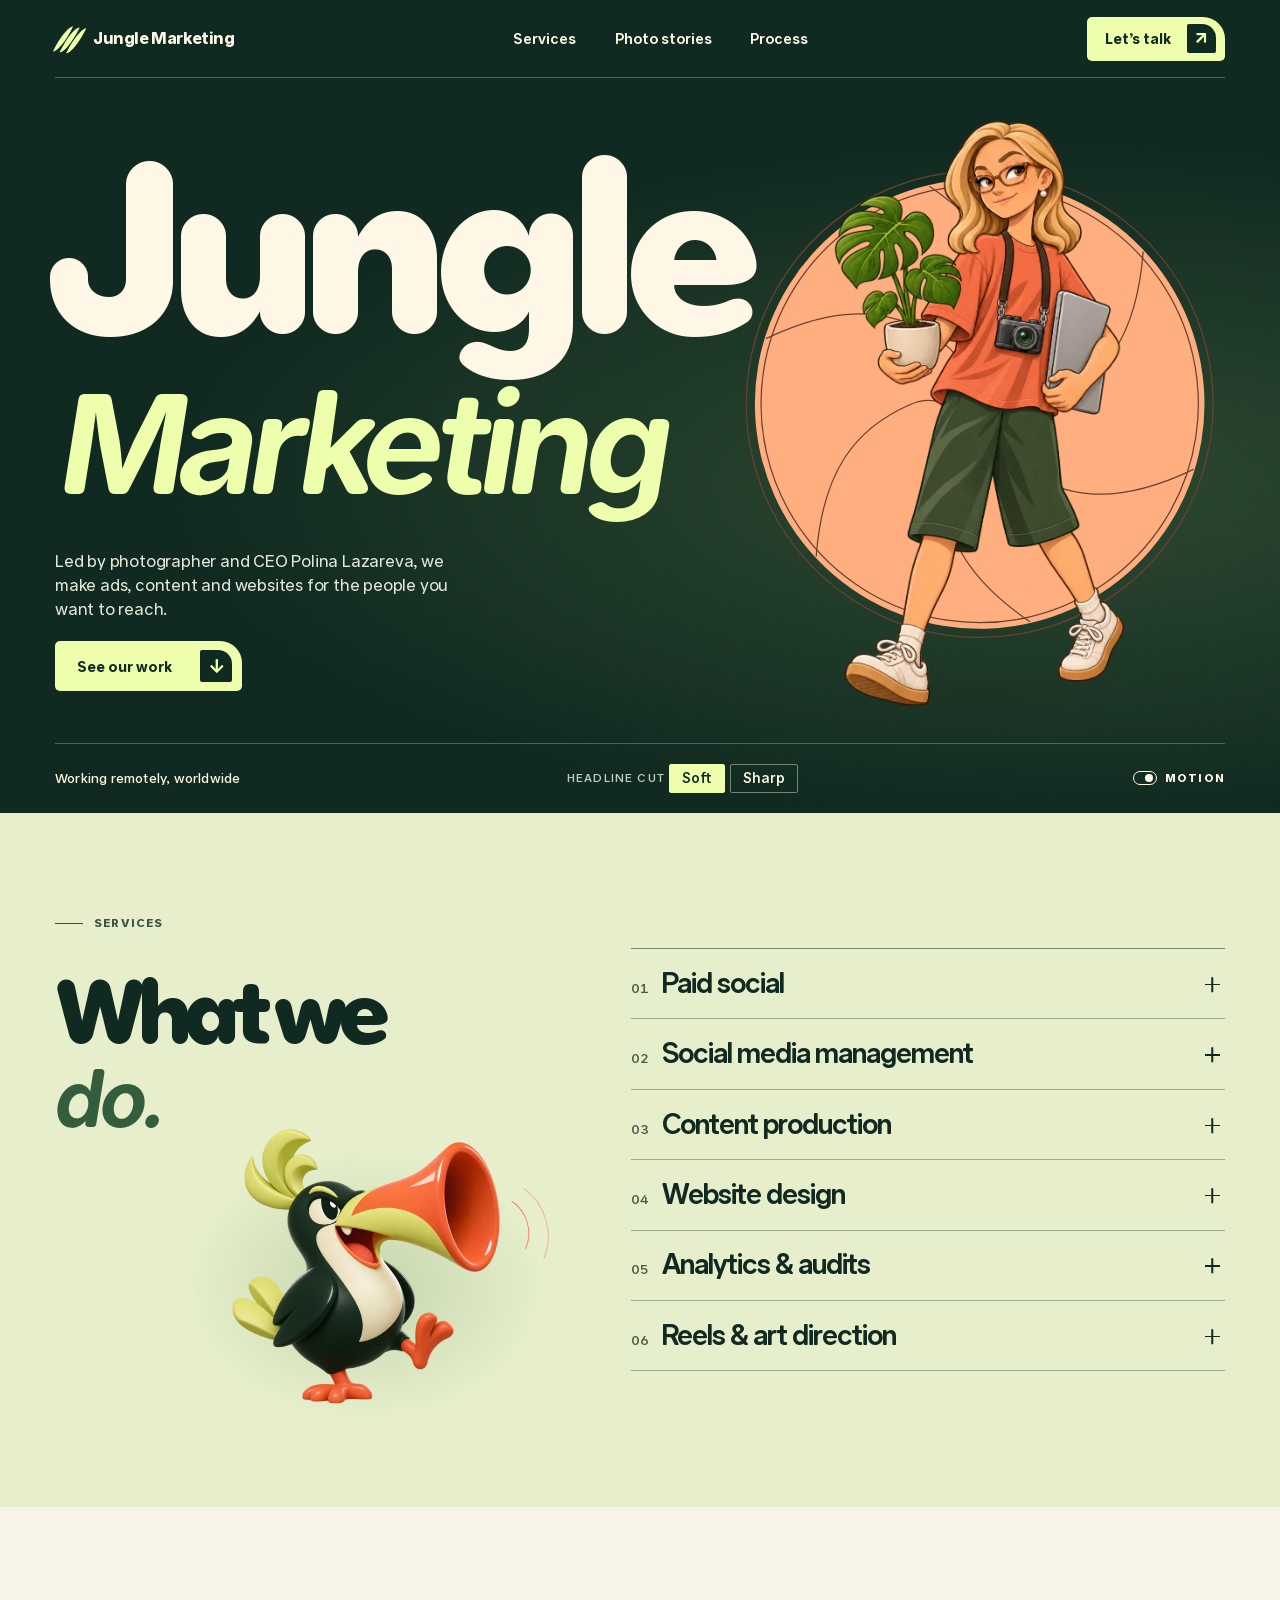
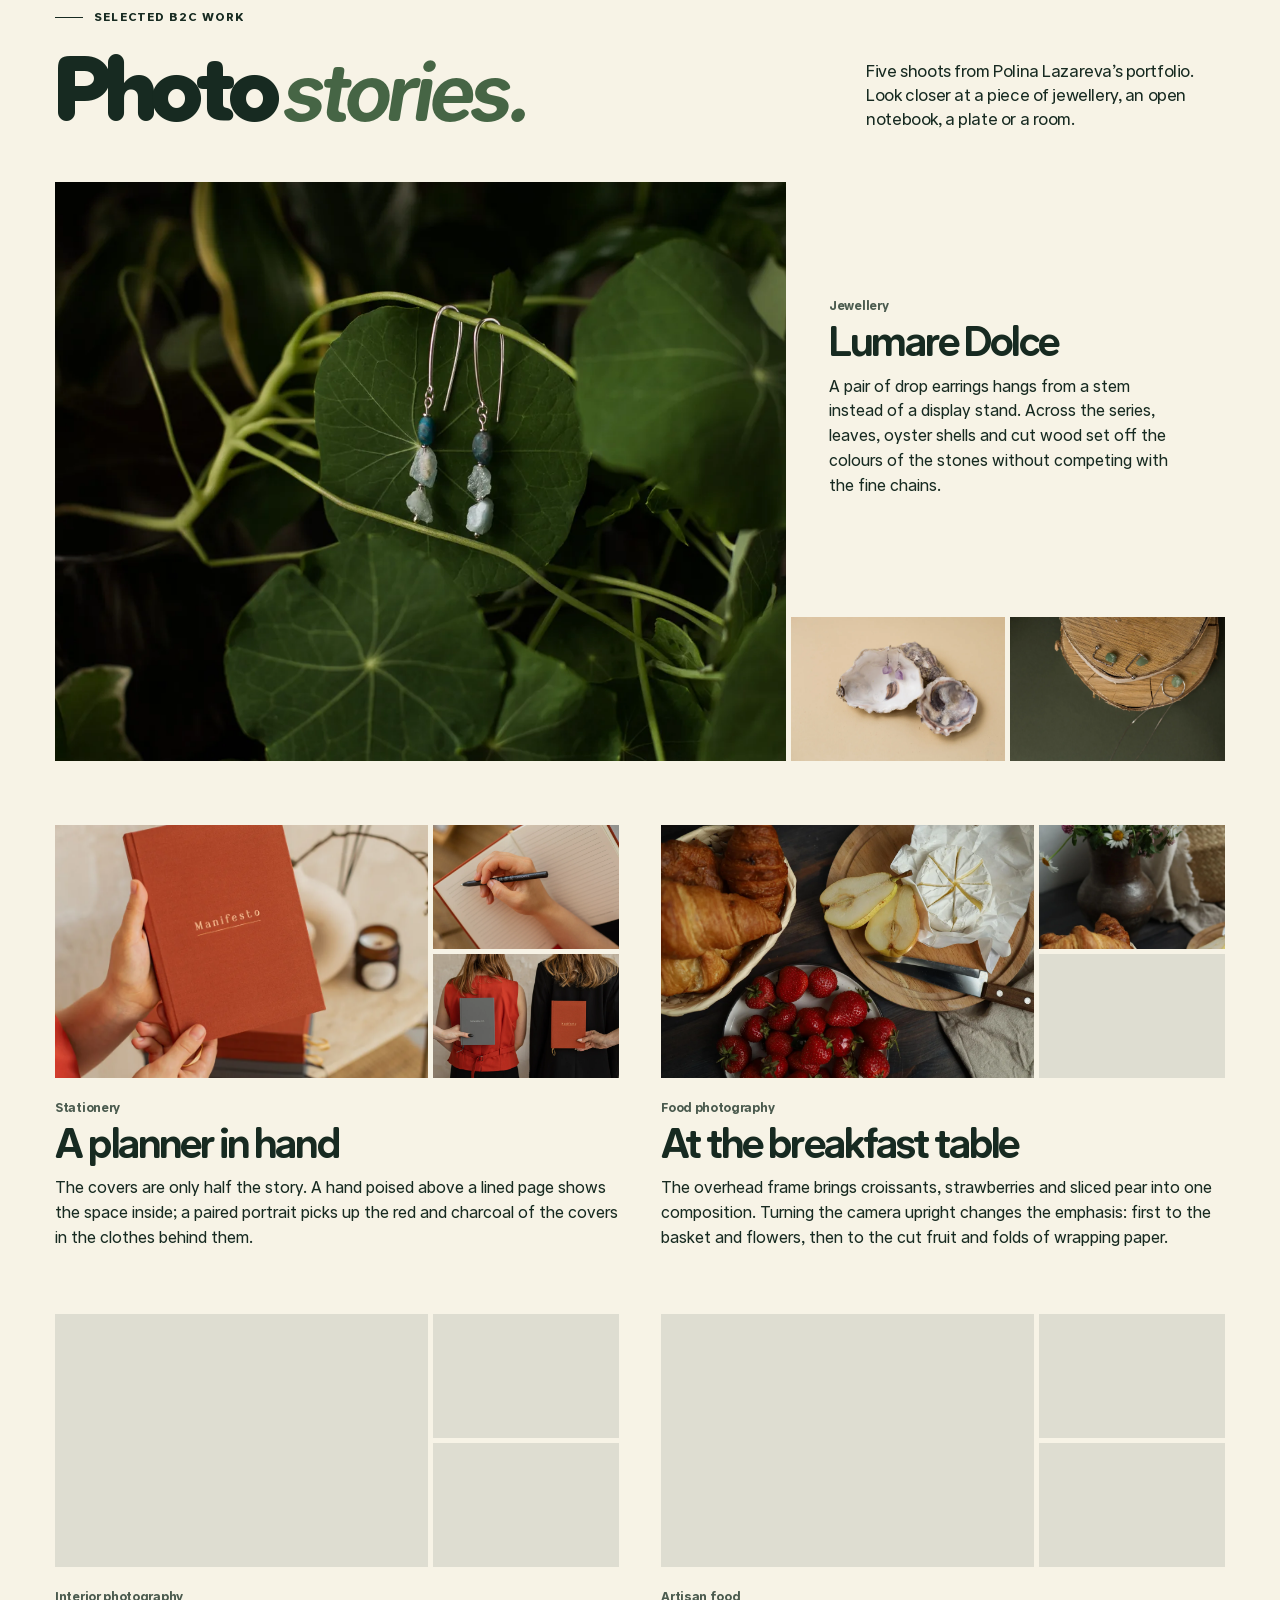
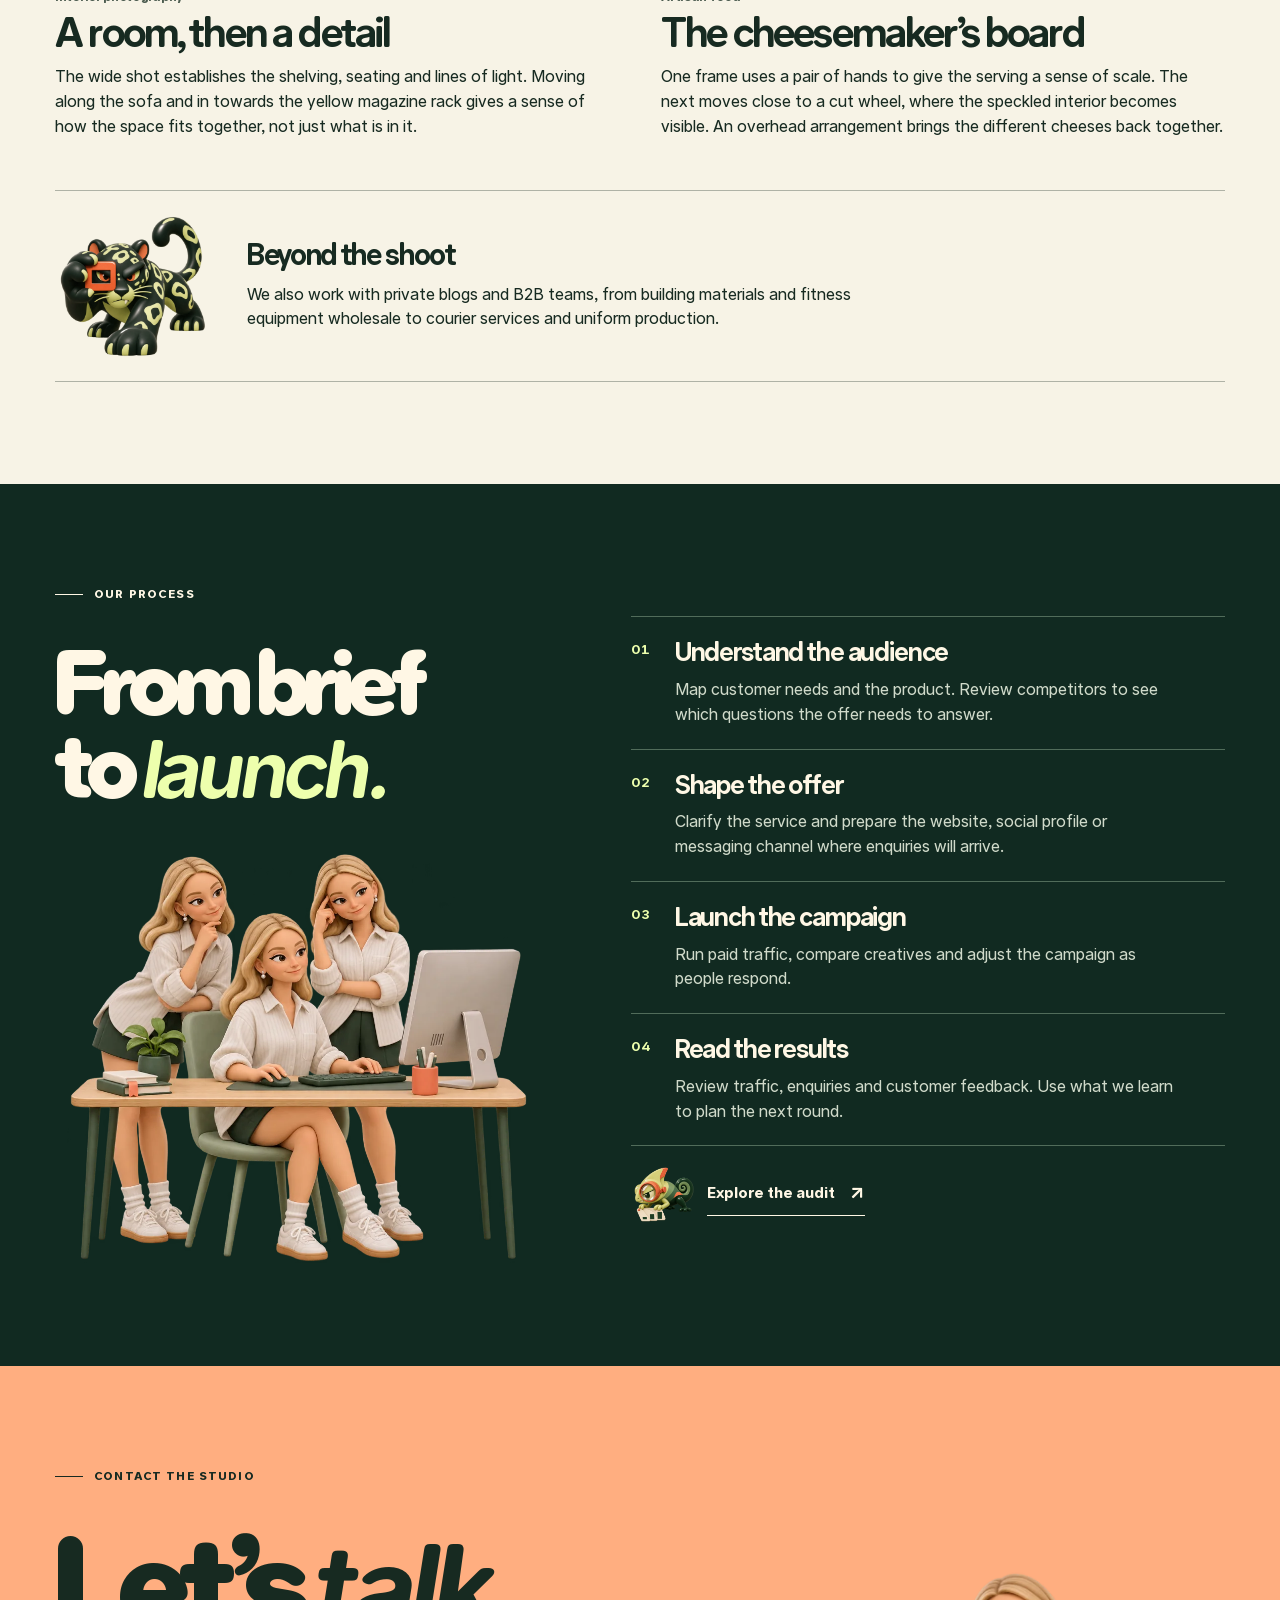
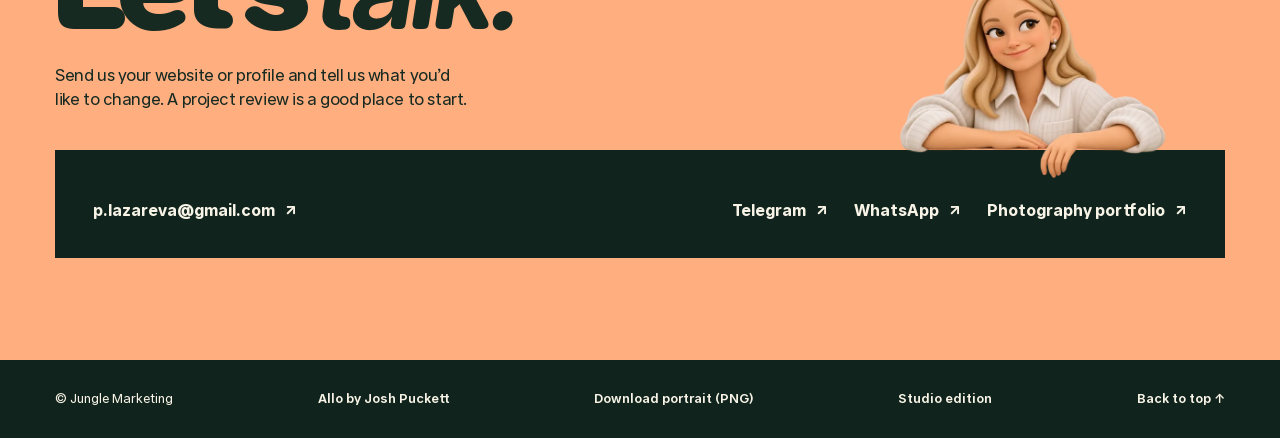
<file: preview/polina/index.html>
<!doctype html>
<html lang="en">
<head>
  <meta charset="utf-8">
  <meta name="viewport" content="width=device-width, initial-scale=1">
  <meta name="theme-color" content="#112a21">
  <title>Jungle Marketing | Allo Studio Preview</title>
  <meta name="description" content="Explore Jungle Marketing’s photography, paid social, websites and analytics. Meet Polina Lazareva and see how the studio works with clients worldwide.">
  <meta name="robots" content="noindex,nofollow">
  <link rel="canonical" href="https://scorpochabro-solo.github.io/polly/">
  <link rel="icon" href="../../favicon.svg" type="image/svg+xml">
  <link rel="preload" href="../../2027/allo/fonts/AlloVariable.woff2" as="font" type="font/woff2" crossorigin>
  <link rel="preload" href="polina-monstera.webp" as="image" type="image/webp">
  <link rel="stylesheet" href="../../2027/edition.css?v=service-scenes-3">
  <link rel="stylesheet" href="../../2027/allo/poster.css">
  <script src="../../2027/edition.js?v=service-scenes-3" defer></script>
</head>
<body id="top">
  <a class="skip" href="#main">Skip to content</a>
  <header class="header">
    <div class="wrap header-inner">
      <a class="brand" href="#top" aria-label="Jungle Marketing home"><i class="claw" aria-hidden="true"></i>Jungle Marketing</a>
      <nav aria-label="Main navigation"><a href="#services">Services</a><a href="#studio">Photo stories</a><a href="#process">Process</a></nav>
      <a class="button small" href="#contact">Let’s talk <span aria-hidden="true">↗</span></a>
    </div>
  </header>
  <main id="main">
    <section class="cover" aria-labelledby="mast">
      <div class="wrap cover-inner">
        <div class="poster">
          <svg class="iris" viewBox="0 0 400 400" aria-hidden="true" focusable="false">
            <defs><path id="blade" d="M200 18 C247 69 255 112 238 159 Q232 176 212 183"/></defs>
            <circle cx="200" cy="200" r="183" class="iris-disc"/>
            <g fill="none" stroke="currentColor">
              <circle cx="200" cy="200" r="178"/><circle cx="200" cy="200" r="190"/>
              <use href="#blade"/><use href="#blade" transform="rotate(60 200 200)"/>
              <use href="#blade" transform="rotate(120 200 200)"/><use href="#blade" transform="rotate(180 200 200)"/>
              <use href="#blade" transform="rotate(240 200 200)"/><use href="#blade" transform="rotate(300 200 200)"/>
            </g>
          </svg>
          <h1 id="mast"><span class="mast-word">Jungle</span> <span class="mast-script">Marketing</span></h1>
          <div class="portrait-stage">
            <img class="founder-model" src="polina-monstera.webp" width="683" height="1350" alt="Polina with shoulder-length wavy blonde hair, in glasses, a loose coral T-shirt, long green Bermuda shorts and sneakers, carrying a potted monstera and a laptop with a camera around her neck." fetchpriority="high">
          </div>
          <div class="cover-copy">
            <p>Led by photographer and CEO Polina Lazareva, we make ads, content and websites for the people you want to reach.</p>
            <a class="button" href="#studio">See our work <span aria-hidden="true">↓</span></a>
          </div>
        </div>
        <div class="cover-foot micro"><span>Working remotely, worldwide</span>
          <fieldset class="type-cut">
            <legend>Headline cut</legend>
            <label><input type="radio" name="cut" id="cut-soft" checked><span>Soft</span></label>
            <label><input type="radio" name="cut" id="cut-sharp"><span>Sharp</span></label>
          </fieldset>
          <button class="motion" hidden type="button" aria-pressed="true"><span class="switch" aria-hidden="true"></span> Motion</button>
        </div>
      </div>
    </section>

    <!-- Native disclosures work with keyboard, touch and JavaScript disabled. -->
    <section class="services block" id="services" aria-labelledby="service-title">
      <div class="wrap service-layout">
        <div class="service-art">
          <p class="micro cap">Services</p>
          <h2 id="service-title">What we<br><em>do.</em></h2>
          <div class="echo-stage">
            <span class="sound-wave" aria-hidden="true"></span>
            <img class="echo" src="../../2027/assets/echo.webp" width="1000" height="1000" alt="Echo, a toucan with a megaphone beak." loading="lazy" decoding="async">
          </div>
        </div>
        <div class="catalog">
          <details>
            <summary><span class="index" aria-hidden="true"></span>Paid social</summary>
            <div class="service-note">
              <p>Reach people on Facebook and VK. We plan campaigns around the action you need, from a first message to a sales enquiry.</p>
              <img class="service-scene" src="../../2027/assets/services/paid-social.webp" width="500" height="417" loading="lazy" decoding="async" alt="Polina sending a coral paper plane on its way.">
            </div>
          </details>
          <details>
            <summary><span class="index" aria-hidden="true"></span>Social media management</summary>
            <div class="service-note">
              <p>We plan posts, manage your accounts and shape the look of your profile so visitors can see what you offer.</p>
              <img class="service-scene" src="../../2027/assets/services/social-media.webp" width="500" height="508" loading="lazy" decoding="async" alt="Polina placing a post on her editorial calendar.">
            </div>
          </details>
          <details>
            <summary><span class="index" aria-hidden="true"></span>Content production</summary>
            <div class="service-note">
              <div><p>Portraits, product photography and event coverage for websites, social feeds and advertising.</p>
                <a href="#studio">See the photo stories <span aria-hidden="true">↓</span></a>
              </div>
              <img class="service-scene print-scene" src="../../2027/assets/polina-prints.webp" width="600" height="465" loading="lazy" decoding="async" alt="Polina selecting photographic prints.">
            </div>
          </details>
          <details>
            <summary><span class="index" aria-hidden="true"></span>Website design</summary>
            <div class="service-note">
              <p>A one-page introduction or a multi-page website that helps visitors explore your offer and get in touch.</p>
              <img class="service-scene" src="../../2027/assets/services/website-design.webp" width="500" height="408" loading="lazy" decoding="async" alt="Polina fitting a block into a model web page.">
            </div>
          </details>
          <details>
            <summary><span class="index" aria-hidden="true"></span>Analytics &amp; audits</summary>
            <div class="service-note">
              <p id="audit-scope" tabindex="-1">We review your website, traffic and audience needs. That can include a Yandex Metrica review, product and persona maps, or a marketing kit.</p>
              <img class="service-scene" src="../../2027/assets/services/analytics.webp" width="500" height="539" loading="lazy" decoding="async" alt="Polina inspecting a tiny chart through a magnifying glass.">
            </div>
          </details>
          <details>
            <summary><span class="index" aria-hidden="true"></span>Reels &amp; art direction</summary>
            <div class="service-note">
              <p>Short-form video editing, reel covers and highlight artwork, with a visual direction for the whole profile.</p>
              <img class="service-scene" src="../../2027/assets/services/reels.webp" width="500" height="516" loading="lazy" decoding="async" alt="Polina in a director’s chair with a film clapperboard.">
            </div>
          </details>
        </div>
      </div>
    </section>

    <section class="studio block" id="studio" aria-labelledby="studio-title">
      <div class="wrap">
        <div class="studio-head">
          <p class="micro cap">Selected B2C work</p>
          <h2 id="studio-title">Photo <em>stories.</em></h2>
          <p class="studio-deck">Five shoots from Polina Lazareva’s portfolio. Look closer at a piece of jewellery, an open notebook, a plate or a room.</p>
        </div>
        <div class="casebook">
          <article class="case case-lead" aria-labelledby="case-jewellery">
            <div class="case-copy"><p class="case-type">Jewellery</p><h3 id="case-jewellery">Lumare Dolce</h3><p>A pair of drop earrings hangs from a stem instead of a display stand. Across the series, leaves, oyster shells and cut wood set off the colours of the stones without competing with the fine chains.</p></div>
            <a class="shot" href="../../2027/assets/work/jewellery-1.webp" aria-label="Enlarge: Drop earrings suspended in front of round green leaves."><img src="../../2027/assets/work/jewellery-1.webp" width="1280" height="853" alt="Drop earrings suspended in front of round green leaves." loading="lazy" decoding="async"></a>
            <a class="shot" href="../../2027/assets/work/jewellery-2.webp" aria-label="Enlarge: Purple earrings resting inside an oyster shell."><img src="../../2027/assets/work/jewellery-2.webp" width="1280" height="853" alt="Purple earrings resting inside an oyster shell." loading="lazy" decoding="async"></a>
            <a class="shot" href="../../2027/assets/work/jewellery-3.webp" aria-label="Enlarge: Green stones and fine chains arranged on a slice of wood."><img src="../../2027/assets/work/jewellery-3.webp" width="1280" height="853" alt="Green stones and fine chains arranged on a slice of wood." loading="lazy" decoding="async"></a>
          </article>
          <article class="case" aria-labelledby="case-stationery">
            <div class="case-copy"><p class="case-type">Stationery</p><h3 id="case-stationery">A planner in hand</h3><p>The covers are only half the story. A hand poised above a lined page shows the space inside; a paired portrait picks up the red and charcoal of the covers in the clothes behind them.</p></div>
            <a class="shot" href="../../2027/assets/work/stationery-1.webp" aria-label="Enlarge: Hands holding a red hardback planner upright."><img src="../../2027/assets/work/stationery-1.webp" width="900" height="1350" alt="Hands holding a red hardback planner upright." loading="lazy" decoding="async"></a>
            <a class="shot" href="../../2027/assets/work/stationery-2.webp" aria-label="Enlarge: A pen poised over the ruled pages of an open planner."><img src="../../2027/assets/work/stationery-2.webp" width="1280" height="853" alt="A pen poised over the ruled pages of an open planner." loading="lazy" decoding="async"></a>
            <a class="shot" href="../../2027/assets/work/stationery-3.webp" aria-label="Enlarge: Two people holding charcoal and red planners against contrasting outfits."><img src="../../2027/assets/work/stationery-3.webp" width="1280" height="853" alt="Two people holding charcoal and red planners against contrasting outfits." loading="lazy" decoding="async"></a>
          </article>
          <article class="case" aria-labelledby="case-food">
            <div class="case-copy"><p class="case-type">Food photography</p><h3 id="case-food">At the breakfast table</h3><p>The overhead frame brings croissants, strawberries and sliced pear into one composition. Turning the camera upright changes the emphasis: first to the basket and flowers, then to the cut fruit and folds of wrapping paper.</p></div>
            <a class="shot" href="../../2027/assets/work/food-1.webp" aria-label="Enlarge: Croissants, strawberries and sliced pear seen from above."><img src="../../2027/assets/work/food-1.webp" width="1280" height="852" alt="Croissants, strawberries and sliced pear seen from above." loading="lazy" decoding="async"></a>
            <a class="shot" href="../../2027/assets/work/food-2.webp" aria-label="Enlarge: A basket of croissants beside a jug of flowers."><img src="../../2027/assets/work/food-2.webp" width="899" height="1350" alt="A basket of croissants beside a jug of flowers." loading="lazy" decoding="async"></a>
            <a class="shot" href="../../2027/assets/work/food-3.webp" aria-label="Enlarge: Sliced pear on a wooden board above a plate of strawberries."><img src="../../2027/assets/work/food-3.webp" width="899" height="1350" alt="Sliced pear on a wooden board above a plate of strawberries." loading="lazy" decoding="async"></a>
          </article>
          <article class="case" aria-labelledby="case-interiors">
            <div class="case-copy"><p class="case-type">Interior photography</p><h3 id="case-interiors">A room, then a detail</h3><p>The wide shot establishes the shelving, seating and lines of light. Moving along the sofa and in towards the yellow magazine rack gives a sense of how the space fits together, not just what is in it.</p></div>
            <a class="shot" href="../../2027/assets/work/interiors-1.webp" aria-label="Enlarge: A wide interior view with illuminated shelves and a low sofa."><img src="../../2027/assets/work/interiors-1.webp" width="1280" height="853" alt="A wide interior view with illuminated shelves and a low sofa." loading="lazy" decoding="async"></a>
            <a class="shot" href="../../2027/assets/work/interiors-2.webp" aria-label="Enlarge: A view along the sofa towards a screened seating area."><img src="../../2027/assets/work/interiors-2.webp" width="1280" height="853" alt="A view along the sofa towards a screened seating area." loading="lazy" decoding="async"></a>
            <a class="shot" href="../../2027/assets/work/interiors-3.webp" aria-label="Enlarge: Magazines displayed on an open yellow metal shelving unit."><img src="../../2027/assets/work/interiors-3.webp" width="1280" height="853" alt="Magazines displayed on an open yellow metal shelving unit." loading="lazy" decoding="async"></a>
          </article>
          <article class="case" aria-labelledby="case-cheese">
            <div class="case-copy"><p class="case-type">Artisan food</p><h3 id="case-cheese">The cheesemaker’s board</h3><p>One frame uses a pair of hands to give the serving a sense of scale. The next moves close to a cut wheel, where the speckled interior becomes visible. An overhead arrangement brings the different cheeses back together.</p></div>
            <a class="shot" href="../../2027/assets/work/cheese-1.webp" aria-label="Enlarge: Hands holding a round board of fresh cheese and a small pot of preserve."><img src="../../2027/assets/work/cheese-1.webp" width="1280" height="854" alt="Hands holding a round board of fresh cheese and a small pot of preserve." loading="lazy" decoding="async"></a>
            <a class="shot" href="../../2027/assets/work/cheese-2.webp" aria-label="Enlarge: A cut wheel of speckled cheese beside slices on a wooden board."><img src="../../2027/assets/work/cheese-2.webp" width="1280" height="854" alt="A cut wheel of speckled cheese beside slices on a wooden board." loading="lazy" decoding="async"></a>
            <a class="shot" href="../../2027/assets/work/cheese-3.webp" aria-label="Enlarge: An assortment of cut cheeses, fruit and a small jar arranged from above."><img src="../../2027/assets/work/cheese-3.webp" width="1280" height="854" alt="An assortment of cut cheeses, fruit and a small jar arranged from above." loading="lazy" decoding="async"></a>
          </article>
        </div>
        <div class="markets">
          <img src="../../2027/assets/focus.webp" width="1000" height="1000" alt="" loading="lazy" decoding="async">
          <article><h3>Beyond the shoot</h3><p>We also work with private blogs and B2B teams, from building materials and fitness equipment wholesale to courier services and uniform production.</p></article>
        </div>
      </div>
    </section>
    <dialog class="viewer" aria-labelledby="viewer-title" aria-describedby="viewer-caption">
      <div class="viewer-bar"><h2 id="viewer-title">Photo story</h2><button type="button" class="viewer-close" aria-label="Close photo viewer" autofocus>Close ×</button></div>
      <figure><img class="viewer-image" alt=""><figcaption id="viewer-caption" aria-live="polite"></figcaption></figure>
      <div class="viewer-nav"><button type="button" data-step="-1" aria-label="Previous photograph">←</button><span class="viewer-count"></span><button type="button" data-step="1" aria-label="Next photograph">→</button></div>
    </dialog>

    <section class="process block" id="process" aria-labelledby="process-title">
      <div class="wrap process-layout">
        <header class="process-intro">
          <p class="micro cap">Our process</p>
          <h2 id="process-title">From brief<br>to <em>launch.</em></h2>
          <img class="desk-scene" src="../../2027/assets/polina-desk.webp" width="920" height="815" alt="Polina at her computer, with two imaginary copies of herself behind her considering the work." loading="lazy" decoding="async">
        </header>
        <div class="process-notes">
          <ol class="steps">
            <li><h3>Understand the audience</h3><p>Map customer needs and the product. Review competitors to see which questions the offer needs to answer.</p></li>
            <li><h3>Shape the offer</h3><p>Clarify the service and prepare the website, social profile or messaging channel where enquiries will arrive.</p></li>
            <li><h3>Launch the campaign</h3><p>Run paid traffic, compare creatives and adjust the campaign as people respond.</p></li>
            <li><h3>Read the results</h3><p>Review traffic, enquiries and customer feedback. Use what we learn to plan the next round.</p></li>
          </ol>
          <a class="prism-study" href="#audit-scope">
            <img src="../../2027/assets/prism.webp" width="1000" height="1000" alt="" loading="lazy" decoding="async">
            <span>Explore the audit <b aria-hidden="true">↗</b></span>
          </a>
        </div>
      </div>
    </section>

    <section class="contact block" id="contact" aria-labelledby="contact-title">
      <div class="wrap">
        <p class="micro cap">Contact the studio</p>
        <div class="contact-head">
          <h2 id="contact-title">Let’s <em>talk.</em></h2>
          <p class="contact-deck">Send us your website or profile and tell us what you’d like to change. A project review is a good place to start.</p>
          <img class="ledge-scene" src="../../2027/assets/polina-ledge.webp" width="600" height="450" alt="" loading="lazy" decoding="async">
        </div>
        <div class="contact-links"><a href="mailto:p.lazareva@gmail.com">p.lazareva@gmail.com <span aria-hidden="true">↗</span></a><a href="https://t.me/digitalpolly">Telegram <span aria-hidden="true">↗</span></a><a href="https://wa.me/79202559383">WhatsApp <span aria-hidden="true">↗</span></a><a href="https://shotinporto.wfolio.pro/">Photography portfolio <span aria-hidden="true">↗</span></a></div>
      </div>
    </section>
  </main>
  <footer><div class="wrap footer-inner"><span>© Jungle Marketing</span><a href="https://allo.joshpuckett.me/">Allo by Josh Puckett</a><a href="polina-monstera.png" download>Download portrait (PNG)</a><a href="../../2027/">Studio edition</a><a href="#top">Back to top ↑</a></div></footer>
</body>
</html>
</file>
<file: style.css>
:root {
  --green: #123f2d;
  --green-deep: #082d22;
  --cream: #f5f0e5;
  --lime: #d4f84f;
  --lime-deep: #b8d628;
  --coral: #ff6845;
  --coral-text: #d7472f;
  --pink: #f2bbd1;
  --sky: #a8d8f5;
  --ink: #111510;
  --white: #fffaf0;
  --line-dark: rgba(18, 63, 45, 0.28);
  --line-light: rgba(245, 240, 229, 0.28);
  --font-display: "Bricolage Grotesque", "Arial Narrow", sans-serif;
  --font-body: "DM Sans", Arial, sans-serif;
  --header-height: 84px;
  --gutter: clamp(24px, 4vw, 72px);
  --section-space: clamp(96px, 10vw, 160px);
  --ease-out: cubic-bezier(0.22, 1, 0.36, 1);
}

*,
*::before,
*::after {
  box-sizing: border-box;
}

html {
  scroll-behavior: smooth;
  scroll-padding-top: calc(var(--header-height) + 18px);
  overflow-x: clip;
  background: var(--green-deep);
}

body {
  margin: 0;
  min-width: 320px;
  overflow-x: clip;
  color: var(--green);
  background: var(--cream);
  font-family: var(--font-body);
  font-size: 16px;
  line-height: 1.55;
  text-rendering: optimizeLegibility;
  -webkit-font-smoothing: antialiased;
}

body.menu-open {
  overflow: hidden;
}

img,
svg {
  display: block;
}

img {
  max-width: 100%;
}

svg {
  overflow: visible;
}

a {
  color: inherit;
  text-decoration: none;
}

button,
a {
  -webkit-tap-highlight-color: transparent;
}

button,
input,
textarea,
select {
  font: inherit;
}

h1,
h2,
h3,
p,
ul,
ol {
  margin-top: 0;
}

h1,
h2,
h3 {
  font-family: var(--font-display);
  font-weight: 700;
}

ul,
ol {
  padding: 0;
}

::selection {
  color: var(--green-deep);
  background: var(--lime);
}

:focus-visible {
  outline: 3px solid var(--ink);
  outline-offset: 3px;
  box-shadow: 0 0 0 6px var(--sky);
}

.shell {
  width: min(calc(100% - (var(--gutter) * 2)), 1380px);
  margin-inline: auto;
}

.section {
  position: relative;
  padding-block: var(--section-space);
}

.eyebrow {
  margin-bottom: 22px;
  font-family: var(--font-body);
  font-size: 0.74rem;
  font-weight: 600;
  line-height: 1.2;
  letter-spacing: 0.14em;
  text-transform: uppercase;
}

.text-lime {
  color: var(--lime);
}

.text-coral {
  color: var(--coral-text);
}

.section-header {
  display: grid;
  grid-template-columns: minmax(0, 1.1fr) minmax(280px, 0.6fr);
  gap: clamp(48px, 8vw, 144px);
  align-items: end;
}

.section-header h2,
.services__intro h2,
.proof__intro h2 {
  max-width: 900px;
  margin-bottom: 0;
  font-size: clamp(3.4rem, 6.25vw, 6.6rem);
  line-height: 0.9;
  letter-spacing: -0.065em;
}

.section-header__intro,
.services__intro > p:last-child,
.proof__intro > p {
  max-width: 590px;
  margin-bottom: 4px;
  font-size: clamp(1.05rem, 1.35vw, 1.3rem);
  line-height: 1.5;
}

.skip-link {
  position: fixed;
  z-index: 10000;
  top: 12px;
  left: 12px;
  min-height: 46px;
  padding: 12px 18px;
  color: var(--green-deep);
  background: var(--lime);
  font-weight: 700;
  transform: translateY(-150%);
  transition: transform 180ms ease;
}

.skip-link:focus {
  transform: translateY(0);
}

.svg-defs {
  position: absolute;
  width: 0;
  height: 0;
  overflow: hidden;
}

.button {
  display: inline-flex;
  min-height: 54px;
  align-items: center;
  justify-content: center;
  gap: 12px;
  padding: 13px 24px;
  border: 2px solid currentColor;
  border-radius: 999px;
  font-size: 0.95rem;
  font-weight: 600;
  line-height: 1;
  transition:
    color 220ms ease,
    background-color 220ms ease,
    border-color 220ms ease,
    transform 220ms var(--ease-out);
}

.button svg {
  width: 21px;
  height: 21px;
  fill: none;
  stroke: currentColor;
  stroke-width: 1.8;
  stroke-linecap: round;
  stroke-linejoin: round;
  transition: transform 220ms var(--ease-out);
}

.button:hover {
  transform: translateY(-3px);
}

.button:hover svg {
  transform: translateX(4px);
}

.button--coral {
  color: var(--green-deep);
  background: var(--coral);
  border-color: var(--coral);
}

.button--coral:hover {
  background: var(--cream);
  border-color: var(--cream);
}

.button--outline-light {
  color: var(--lime);
  background: transparent;
  border-color: var(--lime);
}

.button--outline-light:hover {
  color: var(--green-deep);
  background: var(--lime);
}

.button--dark {
  color: var(--cream);
  background: var(--green-deep);
  border-color: var(--green-deep);
}

.button--dark:hover {
  color: var(--green-deep);
  background: var(--cream);
  border-color: var(--cream);
}

.button--lime {
  color: var(--green-deep);
  background: var(--lime);
  border-color: var(--lime);
}

.button--lime:hover {
  background: var(--cream);
  border-color: var(--cream);
}

/* Header */
.site-header {
  position: fixed;
  z-index: 1000;
  inset: 0 0 auto;
  height: var(--header-height);
  color: var(--cream);
  background: var(--green);
  border-bottom: 1px solid transparent;
  transition:
    background-color 220ms ease,
    border-color 220ms ease,
    height 220ms ease;
}

.site-header.is-scrolled,
.site-header.is-open {
  background: var(--green-deep);
  border-color: rgba(212, 248, 79, 0.5);
}

.site-header__inner {
  display: grid;
  height: 100%;
  grid-template-columns: 1fr auto 1fr;
  gap: 28px;
  align-items: center;
}

.brand {
  display: inline-flex;
  width: max-content;
  min-height: 48px;
  align-items: center;
  gap: 12px;
}

.brand img {
  width: 48px;
  height: 48px;
  flex: 0 0 auto;
}

.brand__name {
  font-family: var(--font-display);
  font-size: 1.03rem;
  font-weight: 700;
  letter-spacing: -0.025em;
}

.site-nav {
  display: flex;
  align-items: center;
  justify-content: center;
  gap: clamp(22px, 2.5vw, 42px);
}

.site-nav > a:not(.button) {
  position: relative;
  min-height: 44px;
  padding-block: 12px;
  font-size: 0.9rem;
  font-weight: 500;
}

.site-nav > a:not(.button)::after {
  position: absolute;
  right: 0;
  bottom: 6px;
  left: 0;
  height: 2px;
  background: var(--lime);
  content: "";
  transform: scaleX(0);
  transform-origin: right;
  transition: transform 220ms var(--ease-out);
}

.site-nav > a:hover::after,
.site-nav > a[aria-current="true"]::after {
  transform: scaleX(1);
  transform-origin: left;
}

.site-nav__mobile-cta {
  display: none;
}

.site-header__cta {
  justify-self: end;
}

.menu-toggle {
  display: none;
  width: 48px;
  height: 48px;
  padding: 0;
  border: 1px solid rgba(245, 240, 229, 0.55);
  border-radius: 50%;
  color: var(--cream);
  background: transparent;
  cursor: pointer;
}

.menu-toggle span {
  position: absolute;
  left: 12px;
  width: 22px;
  height: 2px;
  background: currentColor;
  transition: transform 220ms ease;
}

.menu-toggle span:first-child {
  transform: translateY(-4px);
}

.menu-toggle span:last-child {
  transform: translateY(4px);
}

.site-header.is-open .menu-toggle span:first-child {
  transform: rotate(45deg);
}

.site-header.is-open .menu-toggle span:last-child {
  transform: rotate(-45deg);
}

/* Hero */
.hero {
  position: relative;
  min-height: max(780px, 100svh);
  overflow: hidden;
  contain: paint;
  color: var(--cream);
  background: var(--green);
}

.hero::after {
  position: absolute;
  right: 0;
  bottom: 0;
  left: 0;
  height: 2px;
  background: var(--lime);
  content: "";
}

.hero__layout {
  display: grid;
  min-height: max(780px, 100svh);
  grid-template-columns: minmax(0, 0.9fr) minmax(520px, 1.1fr);
  gap: clamp(28px, 3vw, 64px);
  align-items: center;
  padding-top: calc(var(--header-height) + 46px);
  padding-bottom: 48px;
}

.hero__copy {
  position: relative;
  z-index: 4;
  max-width: 670px;
}

.hero__eyebrow {
  margin-bottom: 30px;
  color: var(--lime);
}

.hero h1 {
  margin-bottom: 30px;
  font-size: clamp(4.1rem, 6.55vw, 6.45rem);
  line-height: 0.87;
  letter-spacing: -0.07em;
}

.hero h1 span {
  display: block;
}

.hero__lead {
  max-width: 610px;
  margin-bottom: 34px;
  font-size: clamp(1.08rem, 1.45vw, 1.32rem);
  line-height: 1.48;
}

.hero__actions {
  display: flex;
  flex-wrap: wrap;
  gap: 14px;
  margin-bottom: 40px;
}

.hero__scope {
  display: flex;
  flex-wrap: wrap;
  gap: 8px 0;
  margin: 0;
  list-style: none;
  color: rgba(245, 240, 229, 0.78);
  font-size: 0.74rem;
  font-weight: 600;
  letter-spacing: 0.09em;
  text-transform: uppercase;
}

.hero__scope li {
  display: flex;
  align-items: center;
}

.hero__scope li:not(:last-child)::after {
  width: 4px;
  height: 4px;
  margin-inline: 12px;
  border-radius: 50%;
  background: var(--coral);
  content: "";
}

.hero__stage {
  position: relative;
  z-index: 1;
  height: min(650px, calc(100svh - 150px));
  min-height: 560px;
}

.hero__wordmark {
  position: absolute;
  z-index: 2;
  top: 50%;
  right: -1.5vw;
  width: 100%;
  color: var(--lime);
  font-family: var(--font-display);
  font-size: clamp(5.8rem, 8.45vw, 8.5rem);
  font-weight: 800;
  line-height: 0.72;
  letter-spacing: -0.075em;
  text-transform: uppercase;
  transform: translateY(-49%);
}

.hero__wordmark span {
  display: block;
  text-align: right;
}

.hero__stamp {
  position: absolute;
  z-index: 3;
  right: 5%;
  bottom: 12%;
  width: clamp(72px, 7vw, 106px);
  height: auto;
  padding: 14px;
  border: 2px solid var(--lime);
  border-radius: 50%;
  background: var(--green);
}

.hero__route {
  position: absolute;
  z-index: 0;
  inset: 12% -10% 0 -8%;
  width: 118%;
  height: 88%;
  fill: none;
  stroke: var(--lime);
  stroke-width: 4;
  stroke-linecap: round;
  stroke-linejoin: round;
}

.hero__route path {
  stroke-dasharray: 1;
  stroke-dashoffset: 1;
  animation: draw-line 1.5s 500ms var(--ease-out) forwards;
}

.hero__route .hero__route-branch {
  animation-delay: 1.05s;
}

.hero__leaf {
  position: absolute;
  z-index: 1;
  width: 30px;
  height: 16px;
  border-radius: 100% 0 100% 0;
  background: var(--lime);
  transform: rotate(28deg);
}

.hero__leaf--one {
  bottom: 16%;
  left: 19%;
}

.hero__leaf--two {
  right: 34%;
  bottom: 7%;
  transform: rotate(205deg);
}

.hero__leaf--three {
  top: 21%;
  left: 49%;
  transform: rotate(-18deg);
}

.organism {
  position: absolute;
  z-index: 4;
  display: grid;
  width: 82px;
  height: 82px;
  place-items: center;
  border: 2px solid var(--green-deep);
  color: var(--green-deep);
  background: var(--cream);
  animation: organism-float 7s ease-in-out infinite;
}

.organism svg {
  width: 46px;
  height: 46px;
  fill: none;
  stroke: currentColor;
  stroke-width: 2.2;
  stroke-linecap: round;
  stroke-linejoin: round;
}

.organism .icon-fill {
  fill: currentColor;
  stroke: none;
}

.organism span {
  position: absolute;
  top: calc(100% + 5px);
  left: 50%;
  padding: 3px 7px;
  color: var(--cream);
  background: var(--green-deep);
  font-size: 0.62rem;
  font-weight: 600;
  letter-spacing: 0.08em;
  line-height: 1;
  text-transform: uppercase;
  transform: translateX(-50%);
}

.organism--paid {
  top: 2%;
  left: 4%;
  border-radius: 50%;
  background: var(--sky);
}

.organism--social {
  top: 4%;
  right: 4%;
  border-radius: 44% 56% 46% 54%;
  background: var(--pink);
  animation-delay: -2s;
}

.organism--content {
  top: 41%;
  left: -2%;
  border-radius: 50% 36% 50% 36%;
  background: var(--coral);
  animation-delay: -4.2s;
}

.organism--web {
  top: 49%;
  right: -2%;
  border-radius: 18px 44px 20px 42px;
  background: var(--cream);
  animation-delay: -1s;
}

.organism--analytics {
  bottom: 4%;
  left: 15%;
  border-radius: 52% 42% 56% 38%;
  background: var(--lime);
  animation-delay: -5s;
}

.organism--reels {
  right: 22%;
  bottom: 0;
  border-radius: 35% 55% 40% 50%;
  background: var(--sky);
  animation-delay: -3s;
}

/* Ecosystem */
.ecosystem {
  overflow: hidden;
  background: var(--cream);
}

.ecosystem__header {
  margin-bottom: clamp(70px, 8vw, 120px);
}

.ecosystem-map {
  position: relative;
  display: grid;
  min-height: 390px;
  grid-template-columns: repeat(6, minmax(0, 1fr));
  gap: clamp(14px, 2vw, 34px);
}

.ecosystem-map__line {
  position: absolute;
  z-index: 0;
  top: 27px;
  left: -2%;
  width: 104%;
  height: 190px;
  fill: none;
  stroke: var(--lime-deep);
  stroke-width: 4;
  stroke-linecap: round;
}

[data-draw] path {
  stroke-dasharray: 1;
  stroke-dashoffset: 1;
  transition: stroke-dashoffset 1.2s var(--ease-out);
}

[data-draw].is-drawn path {
  stroke-dashoffset: 0;
}

.ecosystem-item {
  position: relative;
  z-index: 1;
}

.ecosystem-item:nth-of-type(even) {
  margin-top: 58px;
}

.ecosystem-item a {
  display: block;
  min-height: 330px;
  padding: 0 6px 20px;
}

.ecosystem-item__icon {
  display: grid;
  width: clamp(76px, 7vw, 102px);
  height: clamp(76px, 7vw, 102px);
  margin-bottom: 26px;
  place-items: center;
  border: 3px solid var(--lime-deep);
  border-radius: 50%;
  color: var(--green);
  background: var(--cream);
  transition:
    color 220ms ease,
    background-color 220ms ease,
    transform 280ms var(--ease-out);
}

.ecosystem-item__icon--dark {
  color: var(--cream);
  background: var(--green);
}

.ecosystem-item__icon svg {
  width: 62%;
  height: 62%;
  fill: none;
  stroke: currentColor;
  stroke-width: 2;
  stroke-linecap: round;
  stroke-linejoin: round;
}

.ecosystem-item__icon .icon-fill {
  fill: currentColor;
  stroke: none;
}

.ecosystem-item a:hover .ecosystem-item__icon {
  color: var(--green-deep);
  background: var(--coral);
  transform: translateY(-8px) rotate(-3deg);
}

.ecosystem-item__number {
  display: block;
  margin-bottom: 8px;
  font-size: 0.78rem;
  font-weight: 600;
  letter-spacing: 0.1em;
}

.ecosystem-item h3 {
  margin-bottom: 10px;
  font-size: clamp(1.05rem, 1.45vw, 1.35rem);
  line-height: 1.06;
  letter-spacing: -0.035em;
}

.ecosystem-item p {
  margin-bottom: 0;
  color: rgba(18, 63, 45, 0.78);
  font-size: 0.9rem;
  line-height: 1.45;
}

/* Services */
.services {
  color: var(--green-deep);
  background: var(--lime);
}

.services__layout {
  display: grid;
  grid-template-columns: minmax(280px, 0.72fr) minmax(0, 1.65fr);
  gap: clamp(54px, 7vw, 120px);
  align-items: start;
}

.services__intro {
  position: sticky;
  top: calc(var(--header-height) + 50px);
}

.services__intro h2 {
  margin-bottom: 38px;
  font-size: clamp(3.2rem, 5.35vw, 5.8rem);
}

.services__intro > p:last-child {
  max-width: 460px;
}

.service-row {
  display: grid;
  min-height: 166px;
  grid-template-columns: 34px 72px minmax(210px, 0.9fr) minmax(260px, 1.1fr);
  gap: clamp(16px, 2vw, 30px);
  align-items: center;
  padding: 26px 16px;
  border-top: 1px solid rgba(8, 45, 34, 0.45);
  scroll-margin-top: calc(var(--header-height) + 24px);
  transition: background-color 220ms ease;
}

.service-row:last-child {
  border-bottom: 1px solid rgba(8, 45, 34, 0.45);
}

.service-row:hover {
  background: rgba(245, 240, 229, 0.42);
}

.service-row__number {
  align-self: start;
  padding-top: 9px;
  font-size: 0.73rem;
  font-weight: 600;
  letter-spacing: 0.1em;
}

.service-row__icon {
  display: grid;
  width: 68px;
  height: 68px;
  place-items: center;
  border-radius: 50%;
  color: var(--lime);
  background: var(--green-deep);
  transition: transform 260ms var(--ease-out);
}

.service-row:hover .service-row__icon {
  transform: rotate(6deg) scale(1.06);
}

.service-row__icon svg {
  width: 43px;
  height: 43px;
  fill: none;
  stroke: currentColor;
  stroke-width: 2;
  stroke-linecap: round;
  stroke-linejoin: round;
}

.service-row__icon .icon-fill {
  fill: currentColor;
  stroke: none;
}

.service-row h3 {
  margin-bottom: 9px;
  font-size: clamp(1.25rem, 1.65vw, 1.58rem);
  line-height: 1.04;
  letter-spacing: -0.035em;
}

.service-row__outcome {
  margin-bottom: 0;
  font-size: 0.98rem;
  font-weight: 600;
  line-height: 1.35;
}

.service-row > p:last-child {
  margin-bottom: 0;
  font-size: 0.96rem;
  line-height: 1.55;
}

/* Online-first model */
.model {
  background: var(--cream);
}

.model__header {
  margin-bottom: clamp(74px, 8vw, 118px);
}

.growth-route {
  position: relative;
  display: grid;
  grid-template-columns: repeat(5, minmax(0, 1fr));
  gap: clamp(18px, 3vw, 48px);
}

.growth-route__line {
  position: absolute;
  z-index: 0;
  top: 43px;
  left: 4%;
  width: 92%;
  height: 90px;
  fill: none;
  stroke: var(--lime-deep);
  stroke-width: 4;
  stroke-linecap: round;
}

.growth-stage {
  position: relative;
  z-index: 1;
}

.growth-stage__icon {
  display: grid;
  width: 90px;
  height: 90px;
  margin-bottom: 28px;
  place-items: center;
  border: 2px solid var(--lime-deep);
  border-radius: 50%;
  color: var(--green);
  background: var(--cream);
}

.growth-stage__icon--seed {
  color: var(--cream);
  background: var(--green);
  transform: rotate(-10deg) scale(0.88);
}

.growth-stage__icon--full {
  color: var(--green-deep);
  background: var(--lime);
}

.growth-stage__icon svg {
  width: 58px;
  height: 58px;
  fill: none;
  stroke: currentColor;
  stroke-width: 2;
  stroke-linecap: round;
  stroke-linejoin: round;
}

.growth-stage__number {
  display: block;
  margin-bottom: 8px;
  font-family: var(--font-display);
  font-size: 1.35rem;
  font-weight: 700;
}

.growth-stage h3 {
  min-height: 2.2em;
  margin-bottom: 12px;
  font-size: 1.2rem;
  line-height: 1.08;
  letter-spacing: -0.03em;
}

.growth-stage p {
  margin-bottom: 0;
  color: rgba(18, 63, 45, 0.78);
  font-size: 0.9rem;
  line-height: 1.5;
}

/* Markets */
.markets {
  overflow: hidden;
  padding-top: 0;
  color: var(--cream);
  background: var(--green);
}

.markets .text-coral {
  color: var(--coral);
}

.market-marquee {
  width: 100%;
  overflow: hidden;
  contain: paint;
  color: var(--green-deep);
  background: var(--lime);
  border-block: 1px solid var(--green-deep);
}

.market-marquee__track {
  display: flex;
  width: max-content;
  padding-block: 13px 12px;
  font-family: var(--font-display);
  font-size: clamp(1.35rem, 2.2vw, 2.2rem);
  font-weight: 800;
  line-height: 1;
  letter-spacing: -0.04em;
  text-transform: uppercase;
  animation: marquee 28s linear infinite;
}

.market-marquee__track span {
  white-space: nowrap;
}

.markets .shell {
  padding-top: var(--section-space);
}

.markets__header {
  margin-bottom: clamp(70px, 8vw, 116px);
}

.markets__grid {
  display: grid;
  grid-template-columns: repeat(2, minmax(0, 1fr));
}

.market {
  min-width: 0;
  padding-right: clamp(28px, 5vw, 74px);
}

.market + .market {
  padding-right: 0;
  padding-left: clamp(28px, 5vw, 74px);
  border-left: 1px solid var(--line-light);
}

.market__head {
  display: grid;
  grid-template-columns: auto 1fr;
  gap: 28px;
  align-items: end;
  margin-bottom: 40px;
}

.market__code {
  margin: 0;
  font-family: var(--font-display);
  font-size: clamp(5rem, 8vw, 8.5rem);
  font-weight: 800;
  line-height: 0.72;
  letter-spacing: -0.075em;
}

.market__head p {
  max-width: 260px;
  margin-bottom: 0;
  color: rgba(245, 240, 229, 0.72);
  font-size: 0.95rem;
}

.market__list {
  display: grid;
  grid-template-columns: repeat(2, minmax(0, 1fr));
  gap: 0 28px;
  margin: 0;
  list-style: none;
}

.market__list li {
  min-height: 54px;
  padding-block: 15px;
  border-top: 1px solid var(--line-light);
  font-size: 1rem;
  line-height: 1.25;
}

.market__list li::before {
  display: inline-block;
  width: 7px;
  height: 7px;
  margin-right: 10px;
  border-radius: 50%;
  background: var(--coral);
  content: "";
}

.market + .market .market__list li::before {
  background: var(--lime);
}

/* Process */
.process {
  overflow: hidden;
  background: var(--cream);
}

.process__header {
  margin-bottom: clamp(72px, 8vw, 120px);
}

.process-route {
  position: relative;
  min-height: 570px;
}

.process-route__line {
  position: absolute;
  z-index: 0;
  top: 0;
  left: 0;
  width: 100%;
  height: 510px;
  fill: none;
  stroke: var(--lime-deep);
  stroke-width: 4;
  stroke-linecap: round;
  stroke-linejoin: round;
}

.process-list {
  position: relative;
  z-index: 1;
  display: grid;
  grid-template-columns: repeat(4, minmax(0, 1fr));
  grid-template-rows: repeat(2, minmax(210px, auto));
  gap: 110px clamp(28px, 5vw, 72px);
  margin: 0;
  list-style: none;
}

.process-step {
  position: relative;
  padding-top: 0;
}

.process-step:nth-child(5) {
  grid-area: 2 / 4;
}

.process-step:nth-child(6) {
  grid-area: 2 / 3;
}

.process-step:nth-child(7) {
  grid-area: 2 / 2;
}

.process-step:nth-child(8) {
  grid-area: 2 / 1;
}

.process-step__icon {
  display: grid;
  width: 76px;
  height: 76px;
  margin-bottom: 24px;
  place-items: center;
  border: 3px solid var(--lime-deep);
  border-radius: 50%;
  color: var(--green);
  background: var(--cream);
}

.process-step:nth-child(even) .process-step__icon {
  color: var(--cream);
  background: var(--green);
}

.process-step__icon svg {
  width: 46px;
  height: 46px;
  fill: none;
  stroke: currentColor;
  stroke-width: 2;
  stroke-linecap: round;
  stroke-linejoin: round;
}

.process-step__icon .icon-fill {
  fill: currentColor;
  stroke: none;
}

.process-step__number {
  display: block;
  margin-bottom: 6px;
  font-family: var(--font-display);
  font-size: 1.45rem;
  font-weight: 700;
}

.process-step h3 {
  margin-bottom: 10px;
  font-size: 1.35rem;
  line-height: 1.08;
  letter-spacing: -0.035em;
}

.process-step p {
  margin-bottom: 0;
  color: rgba(18, 63, 45, 0.78);
  font-size: 0.9rem;
  line-height: 1.5;
}

/* Honest proof */
.proof {
  color: var(--green-deep);
  background: var(--lime);
}

.proof__layout {
  display: grid;
  grid-template-columns: minmax(280px, 0.82fr) minmax(0, 1.42fr);
  gap: clamp(60px, 8vw, 132px);
  align-items: start;
}

.proof__intro h2 {
  margin-bottom: 36px;
  font-size: clamp(3.2rem, 5.35vw, 5.8rem);
}

.proof__intro > p {
  margin-bottom: 34px;
}

.proof__groups {
  display: grid;
  grid-template-columns: repeat(3, minmax(0, 1fr));
}

.proof-group {
  min-height: 430px;
  padding: 0 clamp(20px, 2.7vw, 44px);
  border-left: 1px solid rgba(8, 45, 34, 0.36);
}

.proof-group:last-child {
  border-right: 1px solid rgba(8, 45, 34, 0.36);
}

.proof-group__icon {
  display: grid;
  width: 88px;
  height: 88px;
  margin-bottom: 32px;
  place-items: center;
  border-radius: 50%;
  color: var(--lime);
  background: var(--green-deep);
}

.proof-group__icon svg {
  width: 54px;
  height: 54px;
  fill: none;
  stroke: currentColor;
  stroke-width: 2;
  stroke-linecap: round;
  stroke-linejoin: round;
}

.proof-group__icon .icon-fill {
  fill: currentColor;
  stroke: none;
}

.proof-group h3 {
  margin-bottom: 24px;
  font-size: 1.5rem;
  line-height: 1;
  letter-spacing: -0.04em;
}

.proof-group ul {
  margin-bottom: 0;
  list-style: none;
}

.proof-group li {
  padding-block: 10px;
  border-top: 1px solid rgba(8, 45, 34, 0.28);
  font-size: 0.96rem;
  line-height: 1.3;
}

/* Audit */
.audit {
  color: var(--green-deep);
  background: var(--coral);
}

.audit__layout {
  display: grid;
  grid-template-columns: minmax(0, 1.02fr) minmax(420px, 0.82fr);
  gap: clamp(50px, 8vw, 136px);
  align-items: stretch;
}

.audit__intro h2 {
  max-width: 820px;
  margin-bottom: 30px;
  font-size: clamp(3.6rem, 6.5vw, 7rem);
  line-height: 0.88;
  letter-spacing: -0.068em;
}

.audit__intro > p:not(.eyebrow) {
  max-width: 650px;
  margin-bottom: 28px;
  font-size: 1.1rem;
}

.audit__graphic {
  width: min(100%, 580px);
  height: auto;
  margin-top: 24px;
  fill: none;
  stroke: var(--green-deep);
  stroke-width: 4;
  stroke-linecap: round;
  stroke-linejoin: round;
}

.audit__graphic circle:nth-of-type(-n + 4) {
  fill: var(--lime);
}

.audit__panel {
  display: flex;
  min-height: 600px;
  flex-direction: column;
  justify-content: space-between;
  padding: clamp(34px, 4vw, 62px);
  color: var(--cream);
  background: var(--green-deep);
}

.audit__panel ul {
  margin: 0 0 52px;
  list-style: none;
}

.audit__panel li {
  display: grid;
  grid-template-columns: 46px 1fr;
  gap: 16px;
  align-items: center;
  min-height: 72px;
  border-top: 1px solid var(--line-light);
  font-family: var(--font-display);
  font-size: clamp(1.15rem, 1.7vw, 1.55rem);
  font-weight: 700;
  line-height: 1.1;
}

.audit__panel li:last-child {
  border-bottom: 1px solid var(--line-light);
}

.audit__panel li span {
  color: var(--lime);
  font-family: var(--font-body);
  font-size: 0.74rem;
  letter-spacing: 0.1em;
}

.audit__actions {
  display: flex;
  align-items: center;
  gap: 22px;
  flex-wrap: wrap;
}

.audit__actions > a:last-child {
  min-height: 44px;
  padding-block: 11px;
  color: var(--cream);
  border-bottom: 1px solid rgba(245, 240, 229, 0.55);
  font-size: 0.9rem;
}

/* Contact + footer */
.contact {
  padding-block: var(--section-space);
  color: var(--cream);
  background: var(--green);
}

.contact__header {
  display: grid;
  grid-template-columns: minmax(0, 1.3fr) minmax(260px, 0.48fr);
  gap: clamp(52px, 8vw, 140px);
  align-items: end;
  margin-bottom: clamp(70px, 8vw, 118px);
}

.contact__header h2 {
  max-width: 980px;
  margin-bottom: 0;
  font-size: clamp(4.1rem, 7.5vw, 8rem);
  line-height: 0.85;
  letter-spacing: -0.072em;
}

.contact__header h2 .text-lime {
  display: block;
}

.contact__header > p:last-child {
  margin-bottom: 3px;
  color: rgba(245, 240, 229, 0.76);
  font-size: 1.05rem;
}

.contact-links {
  display: grid;
  grid-template-columns: repeat(2, minmax(0, 1fr));
  border-bottom: 1px solid var(--line-light);
}

.contact-link {
  position: relative;
  display: grid;
  min-height: 160px;
  grid-template-columns: 1fr auto;
  grid-template-rows: auto 1fr;
  gap: 16px 30px;
  align-items: end;
  padding: 28px 30px;
  border-top: 1px solid var(--line-light);
  transition:
    color 220ms ease,
    background-color 220ms ease;
}

.contact-link:nth-child(odd) {
  border-right: 1px solid var(--line-light);
}

.contact-link > span {
  align-self: start;
  grid-column: 1 / -1;
  color: var(--lime);
  font-size: 0.72rem;
  font-weight: 600;
  letter-spacing: 0.12em;
  text-transform: uppercase;
}

.contact-link strong {
  overflow-wrap: anywhere;
  font-family: var(--font-display);
  font-size: clamp(1.35rem, 2.4vw, 2.4rem);
  line-height: 1;
  letter-spacing: -0.045em;
}

.contact-link > svg {
  width: 40px;
  height: 40px;
  fill: none;
  stroke: currentColor;
  stroke-width: 1.5;
  stroke-linecap: round;
  stroke-linejoin: round;
  transition: transform 220ms var(--ease-out);
}

.contact-link:hover {
  color: var(--green-deep);
  background: var(--lime);
}

.contact-link:hover > span {
  color: var(--green-deep);
}

.contact-link:hover > svg {
  transform: translateX(8px);
}

.site-footer {
  color: rgba(245, 240, 229, 0.72);
  background: var(--green-deep);
  border-top: 1px solid rgba(212, 248, 79, 0.35);
}

.site-footer__inner {
  display: grid;
  min-height: 116px;
  grid-template-columns: auto 1fr auto auto;
  gap: clamp(24px, 4vw, 60px);
  align-items: center;
  font-size: 0.78rem;
}

.brand--footer {
  color: var(--cream);
}

.brand--footer img {
  width: 42px;
  height: 42px;
}

.site-footer p {
  margin: 0;
}

.site-footer nav {
  display: flex;
  gap: 22px;
}

.site-footer nav a,
.site-footer .brand {
  min-height: 44px;
  align-items: center;
}

.site-footer nav a {
  display: inline-flex;
}

.site-footer nav a:hover {
  color: var(--lime);
}

/* Motion */
.js [data-reveal] {
  opacity: 0;
  transform: translateY(34px);
  transition:
    opacity 700ms var(--ease-out),
    transform 700ms var(--ease-out);
  transition-delay: var(--reveal-delay, 0ms);
}

.js [data-reveal].is-visible {
  opacity: 1;
  transform: translateY(0);
}

.is-ready .hero h1 span,
.is-ready .hero__eyebrow,
.is-ready .hero__lead,
.is-ready .hero__actions,
.is-ready .hero__scope {
  animation: hero-rise 760ms var(--ease-out) both;
}

.is-ready .hero h1 span:nth-child(2) {
  animation-delay: 80ms;
}

.is-ready .hero h1 span:nth-child(3) {
  animation-delay: 160ms;
}

.is-ready .hero__lead {
  animation-delay: 240ms;
}

.is-ready .hero__actions {
  animation-delay: 320ms;
}

.is-ready .hero__scope {
  animation-delay: 390ms;
}

@keyframes hero-rise {
  from {
    opacity: 0;
    transform: translateY(38px);
  }
  to {
    opacity: 1;
    transform: translateY(0);
  }
}

@keyframes draw-line {
  to {
    stroke-dashoffset: 0;
  }
}

@keyframes organism-float {
  0%,
  100% {
    transform: translate3d(0, 0, 0) rotate(-1deg);
  }
  50% {
    transform: translate3d(0, -12px, 0) rotate(2deg);
  }
}

@keyframes marquee {
  to {
    transform: translateX(-50%);
  }
}

/* Wide tablet */
@media (max-width: 1180px) {
  :root {
    --gutter: clamp(24px, 3vw, 42px);
  }

  .hero__layout {
    grid-template-columns: minmax(0, 1fr) minmax(440px, 0.9fr);
  }

  .hero__wordmark {
    font-size: clamp(4.8rem, 8.1vw, 6.1rem);
  }

  .organism {
    width: 70px;
    height: 70px;
  }

  .organism svg {
    width: 40px;
    height: 40px;
  }

  .ecosystem-map {
    min-height: 650px;
    grid-template-columns: repeat(3, minmax(0, 1fr));
    gap: 54px 32px;
  }

  .ecosystem-map__line {
    display: none;
  }

  .ecosystem-item:nth-of-type(even) {
    margin-top: 0;
  }

  .ecosystem-item a {
    min-height: 270px;
    border-top: 2px solid var(--lime-deep);
    padding-top: 26px;
  }

  .ecosystem-item__icon {
    margin-bottom: 20px;
  }

  .services__layout {
    grid-template-columns: 1fr;
  }

  .services__intro {
    position: static;
    display: grid;
    grid-template-columns: minmax(0, 1fr) minmax(280px, 0.55fr);
    gap: 60px;
    align-items: end;
  }

  .services__intro h2 {
    margin-bottom: 0;
  }

  .service-row {
    grid-template-columns: 34px 72px minmax(210px, 0.85fr) minmax(260px, 1.15fr);
  }

  .proof__layout {
    grid-template-columns: 1fr;
  }

  .proof__intro {
    display: grid;
    grid-template-columns: minmax(0, 1.1fr) minmax(300px, 0.7fr);
    gap: 56px;
    align-items: end;
  }

  .proof__intro .eyebrow,
  .proof__intro h2 {
    grid-column: 1;
  }

  .proof__intro h2 {
    margin-bottom: 0;
  }

  .proof__intro > p {
    grid-area: 1 / 2 / 3;
    align-self: end;
  }

  .proof__intro .button {
    grid-column: 2;
    width: max-content;
  }
}

/* Navigation + tablet composition */
@media (max-width: 900px) {
  :root {
    --header-height: 74px;
  }

  .site-header__inner {
    display: flex;
    justify-content: space-between;
  }

  .site-header__cta {
    display: none;
  }

  .brand img {
    width: 44px;
    height: 44px;
  }

  .menu-toggle {
    position: relative;
    z-index: 2;
    display: grid;
    flex: 0 0 auto;
    place-items: center;
  }

  .site-nav {
    position: fixed;
    z-index: 1;
    inset: var(--header-height) 0 0;
    display: flex;
    min-height: calc(100svh - var(--header-height));
    flex-direction: column;
    align-items: stretch;
    justify-content: center;
    gap: 0;
    padding: 28px var(--gutter) 42px;
    color: var(--green-deep);
    background: var(--lime);
    opacity: 0;
    pointer-events: none;
    transform: translateY(-20px);
    visibility: hidden;
    transition:
      opacity 220ms ease,
      transform 300ms var(--ease-out),
      visibility 220ms ease;
  }

  .site-header.is-open .site-nav {
    opacity: 1;
    pointer-events: auto;
    transform: translateY(0);
    visibility: visible;
  }

  .site-nav > a:not(.button) {
    min-height: 64px;
    padding: 12px 0;
    border-top: 1px solid rgba(8, 45, 34, 0.3);
    font-family: var(--font-display);
    font-size: clamp(2rem, 7vw, 4rem);
    font-weight: 700;
    line-height: 1;
    letter-spacing: -0.05em;
  }

  .site-nav > a:not(.button):last-of-type {
    border-bottom: 1px solid rgba(8, 45, 34, 0.3);
  }

  .site-nav > a:not(.button)::after {
    display: none;
  }

  .site-nav__mobile-cta {
    display: inline-flex;
    width: 100%;
    margin-top: 26px;
  }

  .hero__layout {
    grid-template-columns: 1fr;
    gap: 22px;
    padding-top: calc(var(--header-height) + 62px);
    padding-bottom: 26px;
  }

  .hero__copy {
    max-width: 760px;
  }

  .hero h1 {
    max-width: 740px;
    font-size: clamp(4rem, 10vw, 6rem);
  }

  .hero__lead {
    max-width: 650px;
  }

  .hero__stage {
    height: 390px;
    min-height: 0;
  }

  .hero__wordmark {
    top: 48%;
    right: 0;
    font-size: clamp(5.4rem, 13vw, 8rem);
  }

  .hero__wordmark span {
    text-align: left;
  }

  .hero__stamp {
    right: 4%;
    bottom: 13%;
  }

  .organism--web,
  .organism--analytics,
  .organism--reels {
    display: none;
  }

  .organism--paid {
    top: -2%;
    left: auto;
    right: 4%;
  }

  .organism--social {
    top: 41%;
    right: 15%;
  }

  .organism--content {
    top: auto;
    bottom: 3%;
    left: 3%;
  }

  .hero__route {
    inset: -12% -8% -2% -8%;
    height: 112%;
  }

  .section-header,
  .contact__header {
    grid-template-columns: 1fr;
    gap: 38px;
  }

  .section-header__intro,
  .contact__header > p:last-child {
    max-width: 680px;
  }

  .services__intro {
    grid-template-columns: 1fr;
    gap: 32px;
  }

  .growth-route {
    gap: 24px;
  }

  .growth-stage__icon {
    width: 76px;
    height: 76px;
  }

  .growth-stage__icon svg {
    width: 48px;
    height: 48px;
  }

  .growth-stage h3 {
    font-size: 1.05rem;
  }

  .markets__grid {
    grid-template-columns: 1fr;
    gap: 80px;
  }

  .market {
    padding-right: 0;
  }

  .market + .market {
    padding-top: 70px;
    padding-left: 0;
    border-top: 1px solid var(--line-light);
    border-left: 0;
  }

  .process-list {
    column-gap: 30px;
  }

  .process-step h3 {
    font-size: 1.16rem;
  }

  .audit__layout {
    grid-template-columns: 1fr;
  }

  .audit__graphic {
    width: min(80%, 580px);
  }

  .audit__panel {
    min-height: 540px;
  }

  .contact-links {
    grid-template-columns: 1fr;
  }

  .contact-link:nth-child(odd) {
    border-right: 0;
  }

  .site-footer__inner {
    grid-template-columns: auto 1fr auto;
  }

  .site-footer nav {
    display: none;
  }
}

/* Mobile */
@media (max-width: 700px) {
  :root {
    --gutter: 22px;
    --section-space: 92px;
  }

  .button {
    min-height: 52px;
  }

  .brand__name {
    font-size: 0.95rem;
  }

  .hero {
    min-height: max(800px, 100svh);
  }

  .hero__layout {
    min-height: max(800px, 100svh);
  }

  .hero__eyebrow {
    margin-bottom: 22px;
    font-size: 0.66rem;
  }

  .hero h1 {
    margin-bottom: 24px;
    font-size: clamp(3rem, 13vw, 4.25rem);
    line-height: 0.88;
  }

  .hero__lead {
    margin-bottom: 26px;
    font-size: 1rem;
  }

  .hero__actions {
    display: grid;
    grid-template-columns: 1fr;
    margin-bottom: 28px;
  }

  .hero__scope {
    font-size: 0.63rem;
  }

  .hero__scope li:not(:last-child)::after {
    margin-inline: 8px;
  }

  .hero__stage {
    height: 280px;
  }

  .hero__wordmark {
    top: 56%;
    font-size: clamp(3.85rem, 17vw, 5.3rem);
  }

  .hero__stamp {
    right: 3%;
    bottom: 8%;
    width: 68px;
    padding: 10px;
  }

  .organism {
    width: 58px;
    height: 58px;
  }

  .organism svg {
    width: 34px;
    height: 34px;
  }

  .organism span {
    display: none;
  }

  .organism--paid {
    top: -4%;
    right: 1%;
  }

  .organism--social {
    top: 45%;
    right: 8%;
  }

  .organism--content {
    bottom: -2%;
    left: 2%;
  }

  .section-header h2,
  .services__intro h2,
  .proof__intro h2 {
    font-size: clamp(3rem, 13vw, 4.2rem);
  }

  .section-header__intro,
  .services__intro > p:last-child,
  .proof__intro > p {
    font-size: 1rem;
  }

  .ecosystem__header {
    margin-bottom: 58px;
  }

  .ecosystem-map {
    min-height: 0;
    grid-template-columns: 1fr;
    gap: 0;
    padding-left: 26px;
    border-left: 3px solid var(--lime-deep);
  }

  .ecosystem-item a {
    display: grid;
    min-height: 0;
    grid-template-columns: 84px 1fr;
    gap: 5px 18px;
    padding: 24px 0 32px;
    border-top: 1px solid var(--line-dark);
  }

  .ecosystem-item__icon {
    width: 76px;
    height: 76px;
    grid-area: 1 / 1 / 4;
    margin-bottom: 0;
  }

  .ecosystem-item__number,
  .ecosystem-item h3,
  .ecosystem-item p {
    grid-column: 2;
  }

  .ecosystem-item__number {
    margin-bottom: 0;
  }

  .ecosystem-item h3 {
    margin-bottom: 4px;
    font-size: 1.25rem;
  }

  .services__layout {
    gap: 58px;
  }

  .service-row {
    min-height: 0;
    grid-template-columns: 62px 1fr;
    gap: 10px 18px;
    padding: 28px 0 32px;
  }

  .service-row__number {
    grid-area: 1 / 1;
    padding-top: 0;
  }

  .service-row__icon {
    width: 56px;
    height: 56px;
    grid-area: 2 / 1;
  }

  .service-row__icon svg {
    width: 35px;
    height: 35px;
  }

  .service-row > div {
    grid-area: 1 / 2 / 3;
  }

  .service-row > p:last-child {
    grid-area: 3 / 2;
    margin-top: 8px;
  }

  .service-row h3 {
    font-size: 1.35rem;
  }

  .growth-route {
    grid-template-columns: 1fr;
    gap: 0;
    padding-left: 28px;
    border-left: 3px solid var(--lime-deep);
  }

  .growth-route__line {
    display: none;
  }

  .growth-stage {
    display: grid;
    grid-template-columns: 76px 1fr;
    gap: 4px 18px;
    padding-block: 18px 28px;
    border-top: 1px solid var(--line-dark);
  }

  .growth-stage__icon {
    width: 72px;
    height: 72px;
    grid-area: 1 / 1 / 4;
    margin-bottom: 0;
  }

  .growth-stage__number,
  .growth-stage h3,
  .growth-stage p {
    grid-column: 2;
  }

  .growth-stage h3 {
    min-height: 0;
    margin-bottom: 4px;
    font-size: 1.2rem;
  }

  .market-marquee__track {
    font-size: 1.4rem;
  }

  .market__head {
    grid-template-columns: 1fr;
    gap: 18px;
  }

  .market__code {
    font-size: 5.4rem;
  }

  .market__list {
    grid-template-columns: 1fr;
  }

  .process-route {
    min-height: 0;
    padding-left: 36px;
    border-left: 3px solid var(--lime-deep);
  }

  .process-route__line {
    display: none;
  }

  .process-list {
    display: block;
  }

  .process-step,
  .process-step:nth-child(n) {
    display: grid;
    min-height: 174px;
    grid-template-columns: 78px 1fr;
    grid-template-rows: auto auto 1fr;
    gap: 5px 18px;
    padding: 24px 0 28px;
    border-top: 1px solid var(--line-dark);
  }

  .process-step__icon {
    width: 72px;
    height: 72px;
    grid-area: 1 / 1 / 4;
    margin-bottom: 0;
  }

  .process-step__number,
  .process-step h3,
  .process-step p {
    grid-column: 2;
  }

  .process-step__number {
    margin-bottom: 0;
  }

  .process-step h3 {
    margin-bottom: 2px;
    font-size: 1.35rem;
  }

  .proof__intro {
    display: block;
  }

  .proof__intro h2 {
    margin-bottom: 30px;
  }

  .proof__intro .button {
    width: 100%;
    margin-bottom: 68px;
  }

  .proof__groups {
    grid-template-columns: 1fr;
  }

  .proof-group,
  .proof-group:last-child {
    min-height: 0;
    padding: 34px 0 42px;
    border-top: 1px solid rgba(8, 45, 34, 0.36);
    border-right: 0;
    border-left: 0;
  }

  .proof-group__icon {
    width: 72px;
    height: 72px;
    margin-bottom: 24px;
  }

  .audit__intro h2 {
    font-size: clamp(3rem, 13vw, 4.3rem);
  }

  .audit__graphic {
    width: 100%;
  }

  .audit__panel {
    min-height: 0;
    padding: 32px 24px;
  }

  .audit__panel li {
    font-size: 1.15rem;
  }

  .audit__actions .button {
    width: 100%;
  }

  .contact__header h2 {
    font-size: clamp(3.4rem, 14vw, 4.7rem);
  }

  .contact-link {
    min-height: 138px;
    padding: 24px 0;
  }

  .contact-link > svg {
    width: 32px;
    height: 32px;
  }

  .contact-link strong {
    font-size: 1.42rem;
  }

  .site-footer__inner {
    display: flex;
    min-height: 0;
    flex-direction: column;
    align-items: flex-start;
    gap: 14px;
    padding-block: 28px;
  }

  .site-footer__inner > span {
    padding-bottom: 6px;
  }
}

@media (max-width: 390px) {
  :root {
    --gutter: 18px;
  }

  .brand__name {
    font-size: 0.9rem;
  }

  .hero h1 {
    font-size: clamp(2.82rem, 12.8vw, 3.3rem);
  }

  .hero__stage {
    height: 250px;
  }

  .hero__wordmark {
    font-size: 3.65rem;
  }

  .section-header h2,
  .services__intro h2,
  .proof__intro h2,
  .audit__intro h2 {
    font-size: 2.95rem;
  }

  .ecosystem-item a,
  .growth-stage,
  .process-step,
  .process-step:nth-child(n) {
    grid-template-columns: 70px 1fr;
    gap: 5px 14px;
  }

  .ecosystem-item__icon,
  .growth-stage__icon,
  .process-step__icon {
    width: 64px;
    height: 64px;
  }
}

@media (prefers-reduced-motion: reduce) {
  html {
    scroll-behavior: auto;
  }

  *,
  *::before,
  *::after {
    scroll-behavior: auto !important;
    animation-duration: 0.01ms !important;
    animation-iteration-count: 1 !important;
    transition-duration: 0.01ms !important;
  }

  .js [data-reveal] {
    opacity: 1;
    transform: none;
  }

  [data-draw] path,
  .hero__route path {
    stroke-dashoffset: 0;
  }

  .market-marquee__track {
    transform: none;
  }
}
</file>
<file: 2027/edition.css>
@font-face {
  font-family: Barlow;
  src: url("assets/barlow-condensed-bold.ttf") format("truetype");
  font-weight: 700;
  font-display: swap;
}
@font-face {
  font-family: Manrope;
  src: url("assets/manrope.ttf") format("truetype");
  font-weight: 200 800;
  font-display: swap;
}

:root {
  --ink: #172a21;
  --night: #10231c;
  --paper: #f6f3e9;
  --lime: #e7edac;
  --orange: #fb8762;
  --rule: rgb(23 42 33 / 32%);
  --muted: #c4d0bd;
  --serif: Georgia, "Times New Roman", serif;
  --display: Barlow, "Arial Narrow", sans-serif;
  --gutter: clamp(20px, 4.3vw, 84px);
  --ease: cubic-bezier(.2,.75,.25,1);
}
*, *::before, *::after { box-sizing: border-box; }
html { scroll-behavior: smooth; }
body { margin: 0; color: var(--ink); background: var(--paper); font: 500 1rem/1.55 Manrope, sans-serif; }
h1, h2, h3, p, ol { margin: 0; }
a { color: inherit; text-decoration: none; }
button { color: inherit; font: inherit; cursor: pointer; }
img { display: block; max-width: 100%; }
::selection { background: var(--orange); color: var(--night); }
:focus-visible { outline: 3px solid currentColor; outline-offset: 4px; }
[hidden] { display: none !important; }
.wrap { width: min(1512px, calc(100% - 2 * var(--gutter))); margin-inline: auto; }
.block { padding-block: clamp(68px, 8vw, 132px); }
.micro { font-size: .72rem; line-height: 1.4; font-weight: 800; text-transform: uppercase; letter-spacing: .1em; }
.cap { margin-bottom: clamp(24px, 3vw, 44px); }
.cap::before { content: ""; display: inline-block; width: 28px; height: 1px; margin: 0 11px .28em 0; background: currentColor; }
.skip { position: absolute; z-index: 10; padding: 12px; background: var(--paper); transform: translateY(-130%); }
.skip:focus { transform: none; }
h2 { font-family: var(--display); font-size: clamp(4rem, 8.7vw, 10rem); line-height: .87; text-transform: uppercase; letter-spacing: -.034em; }
h2 em { font: italic .88em/.95 var(--serif); letter-spacing: -.075em; text-transform: lowercase; }

/* The founder portrait sits between the two lines of the masthead. */
.header, .cover { background: var(--lime); }
.header-inner, .cover-foot, .footer-inner { display: flex; align-items: center; justify-content: space-between; }
.header-inner { min-height: 78px; gap: 16px; border-bottom: 1px solid var(--rule); }
.brand { display: inline-flex; align-items: center; gap: 13px; min-height: 44px; font-size: 1.03rem; letter-spacing: -.05em; font-weight: 800; }
.claw { width: 8px; height: 26px; margin-inline: 4px 13px; background: currentColor; transform: skew(-20deg) rotate(7deg); border-radius: 100% 0; box-shadow: 7px 0 currentColor, 14px 0 currentColor; }
nav { display: flex; align-items: center; gap: clamp(18px, 3vw, 48px); }
nav a, .footer-inner a { display: inline-grid; align-items: center; min-height: 44px; font-size: .88rem; font-weight: 650; }
nav a:hover, .footer-inner a:hover { text-decoration: underline; text-underline-offset: .35em; }
.button { display: inline-flex; align-items: center; gap: 28px; min-height: 50px; padding: 9px 10px 9px 22px; background: var(--ink); color: var(--paper); border-radius: 100px; font-size: .88rem; font-weight: 750; transition: background .2s; }
.button span { display: grid; place-items: center; border-radius: 50%; background: var(--lime); color: var(--ink); width: 32px; height: 32px; font-size: 1.2rem; transition: transform .25s; }
.button:hover { background: #304a33; }
.button:hover span { transform: rotate(-12deg); }
.button.small { min-height: 44px; padding: 7px 9px 7px 18px; gap: 16px; }
.button.small span { width: 29px; height: 29px; }
.cover { overflow: clip; background: radial-gradient(ellipse at 80% 65%, #becb77, transparent 53%), linear-gradient(var(--lime) 16%, #ecedb9 75%, #e0e6a6); }
.poster { position: relative; isolation: isolate; container-type: inline-size; padding-bottom: clamp(22px, 3vw, 56px); }
.mast-word { display: block; position: relative; font: 700 38cqw/.83 var(--display); letter-spacing: -.03em; text-transform: uppercase; }
.mast-script { position: relative; z-index: 2; display: block; width: fit-content; margin: -.045em 0 0 .03em; font: italic 8.3cqw/.96 var(--serif); letter-spacing: -.08em; }
.portrait-stage { position: absolute; z-index: 1; right: 6%; top: 4%; bottom: 2%; width: 43%; pointer-events: none; }
.portrait-stage::before { content: ""; position: absolute; inset: 93% 18% -1%; background: radial-gradient(ellipse, rgb(36 44 18 / 22%), transparent 70%); }
.founder-model, .founder-action { position: absolute; inset: 0; width: 100%; height: 100%; object-fit: contain; object-position: center bottom; }
.founder-action { opacity: 0; }
.portrait-stage[data-shooting] .founder-action { opacity: 1; }
.portrait-stage[data-shooting] .founder-model { opacity: 0; }
.orbit { position: absolute; z-index: -1; pointer-events: none; width: 75%; height: 49%; right: -8%; top: 31%; border: 1px solid rgb(23 42 33 / 25%); border-radius: 50%; transform: rotate(-22deg); }
.orbit::after { content: ""; position: absolute; inset: 6%; border: 1px dashed rgb(23 42 33 / 14%); border-radius: inherit; }
.cover-copy { position: relative; z-index: 2; width: min(38%, 375px); margin: clamp(20px, 2.2vw, 35px) 0 0 .25%; }
.cover-copy p, .studio-deck, .contact-deck { font-size: clamp(1rem, 1.3vw, 1.23rem); line-height: 1.45; letter-spacing: -.025em; }
.cover-copy p { margin-bottom: 20px; }
.cover-foot { position: relative; z-index: 2; min-height: 60px; border-top: 1px solid var(--rule); gap: 6px 16px; flex-wrap: wrap; }
.cover-tools { display: flex; align-items: center; gap: clamp(8px,2vw,28px); }
.take-photo { display: inline-flex; align-items: center; gap: 7px; min-height: 44px; padding: 6px 0; font: inherit; letter-spacing: inherit; text-transform: uppercase; background: none; border: 0; }
.take-photo:hover { text-decoration: underline; text-underline-offset: .3em; }
.take-photo[aria-disabled="true"] { cursor: default; }
.motion { display: flex; align-items: center; gap: 8px; padding: 8px 0 8px 8px; min-height: 44px; background: none; border: 0; text-transform: uppercase; font: inherit; letter-spacing: inherit; }
.switch { width: 24px; height: 14px; border: 1px solid currentColor; border-radius: 14px; display: grid; align-items: center; padding-inline: 2px; }
.switch::after { content: ""; display: block; background: currentColor; width: 8px; height: 8px; border-radius: 50%; transition: transform .2s; }
.motion[aria-pressed="true"] .switch::after { transform: translateX(9px); }

/* Echo projects a ripple toward the service index. */
.services, footer { background: var(--night); color: var(--paper); }
.service-layout, .process-layout { display: grid; grid-template-columns: .9fr 1.1fr; gap: clamp(28px, 7vw, 120px); }
.service-art { position: relative; isolation: isolate; }
.service-art h2 { position: relative; z-index: 1; }
.service-art em { color: var(--lime); }
.echo-stage { position: relative; isolation: isolate; width: min(90%, 350px); margin: -2% 0 0 auto; aspect-ratio: 1.26; }
.echo-stage::before { content: ""; position: absolute; inset: 6% -4% -8%; background: radial-gradient(ellipse, #385040, transparent 67%); }
.echo { position: absolute; z-index: 1; height: 100%; width: 100%; object-fit: contain; transform: scaleX(-1); }
.sound-wave { position: absolute; right: -2%; top: 25%; width: 28%; height: 25%; color: var(--orange); pointer-events: none; }
.sound-wave::before, .sound-wave::after { content: ""; position: absolute; inset: 0 20%; border: 1px solid transparent; border-right-color: currentColor; border-radius: 50%; transform: rotate(-16deg); }
.sound-wave::after { inset: -22% 0 -22% 18%; opacity: .55; }
.services .cap { color: var(--muted); }
.catalog { align-self: center; min-width: 0; container-type: inline-size; border-top: 1px solid #829382; }
.catalog details { border-bottom: 1px solid #617567; }
.catalog summary {
  position: relative; display: block; min-height: 48px;
  padding: clamp(16px, 3cqw, 24px) 38px clamp(16px, 3cqw, 24px) 0;
  cursor: pointer; list-style: none; font-size: clamp(1.25rem, 2.2vw, 2.3rem); letter-spacing: -.05em; line-height: 1.2; transition: color .2s;
}
.catalog summary::-webkit-details-marker { display: none; }
.catalog summary::before, .catalog summary::after { content: ""; position: absolute; height: 1.5px; width: 15px; right: 5px; top: 50%; background: currentColor; }
.catalog summary::after { transform: rotate(90deg); transition: transform .2s; }
.catalog details[open] summary, .catalog summary:focus-visible { color: var(--lime); }
.catalog details[open] summary::after { transform: none; }
@media (hover: hover) and (pointer: fine) {
  .catalog summary:hover { color: var(--lime); }
}
.service-note {
  display: grid; grid-template-columns: minmax(0,1fr) minmax(0,.83fr); gap: clamp(12px, 4cqw, 32px);
  align-items: center; padding: 0 clamp(8px, 2cqw, 20px) clamp(20px, 4cqw, 32px) 0;
}
.service-note p { max-width: 38ch; color: var(--muted); font-size: .98rem; }
.service-note a { display: inline-flex; gap: 9px; align-items: center; min-height: 44px; margin-top: 8px; font-size: .88rem; font-weight: 700; color: var(--lime); text-decoration: underline; text-underline-offset: .25em; }
.service-scene { width: min(100%, 250px); aspect-ratio: 1.2; height: auto; object-fit: contain; justify-self: end; }
@container (max-width: 330px) {
  .service-note { grid-template-columns: 1fr; gap: 10px; padding-right: 0; }
  .service-scene { width: min(66%, 175px); justify-self: center; }
}

/* Portfolio and markets */
.studio-head { display: grid; grid-template-columns: minmax(0,1fr) minmax(0,.48fr); grid-template-areas: "label ." "title deck"; align-items: end; gap: 22px clamp(22px,5vw,82px); }
.studio-head .cap { grid-area: label; margin: 0; }
.studio-head h2 { grid-area: title; }
.studio-deck { grid-area: deck; max-width: 47ch; }
.casebook { display: grid; grid-template-columns: repeat(2,minmax(0,1fr)); gap: clamp(38px,5vw,82px) clamp(22px,3.3vw,54px); margin-block: clamp(30px,4vw,68px); }
.case { display: grid; grid-template-columns: 2fr 1fr; grid-template-rows: auto auto 1fr; grid-template-areas: "hero first" "hero second" "copy copy"; gap: 5px; align-self: start; }
.case-copy { grid-area: copy; padding-top: 16px; }
.case-type { color: #4b5b4f; font-size: .76rem; font-weight: 750; letter-spacing: .04em; }
.case h3, .markets h3 { margin: 5px 0 12px; font: 700 clamp(2.4rem,4vw,4.4rem)/.99 var(--display); letter-spacing: -.025em; }
.case-copy > p:last-child { max-width: 57ch; }
.shot { position: relative; display: block; min-width: 0; overflow: hidden; background: #deddd1; cursor: zoom-in; }
.shot img { width: 100%; height: 100%; position: absolute; inset: 0; object-fit: cover; transition: transform .4s var(--ease); }
.shot:hover img, .shot:focus-visible img { transform: scale(1.035); }
.shot:focus-visible { z-index: 1; outline-offset: 1px; }
.shot:first-of-type { grid-area: hero; }
.shot:nth-of-type(2) { grid-area: first; aspect-ratio: 3/2; }
.shot:nth-of-type(3) { grid-area: second; aspect-ratio: 3/2; }
.case-lead { grid-column: 1/-1; grid-template-columns: minmax(0,1.6fr) repeat(2,minmax(0,.47fr)); grid-template-rows: 1fr auto; grid-template-areas: "hero copy copy" "hero first second"; }
.case-lead .case-copy { align-self: center; padding: clamp(16px,3vw,48px); }
.case-lead .shot:first-of-type { min-height: clamp(310px,34vw,570px); }
.markets { display: flex; align-items: center; gap: clamp(16px,3vw,48px); padding-block: 18px; border-block: 1px solid var(--rule); }
.markets img { width: clamp(70px,12vw,154px); height: auto; }
.markets h3 { font-size: clamp(1.6rem,2.3vw,2.5rem); margin-top: 0; }
.markets p { max-width: 65ch; }

/* Each photograph also opens directly if dialog or JavaScript is unavailable. */
.viewer { width: min(96vw,1080px); max-width: 100%; max-height: 96vh; max-height: 96dvh; padding: clamp(14px,2.4vw,28px); border: 0; background: var(--night); color: var(--paper); }
.viewer::backdrop { background: rgb(7 16 11 / 85%); }
html:has(.viewer[open]) { overflow: hidden; }
.viewer-bar, .viewer-nav { display: flex; align-items: center; justify-content: space-between; gap: 12px; }
.viewer-bar h2 { font: 700 clamp(1.45rem,3vw,2.35rem)/1.1 var(--display); text-transform: none; letter-spacing: 0; }
.viewer figure { margin: 12px 0; }
.viewer-image { width: 100%; height: 62vh; height: min(62dvh,690px); object-fit: contain; }
.viewer figcaption { margin-top: 10px; font-size: .9rem; }
.viewer button { min-width: 44px; min-height: 44px; padding-inline: 12px; border: 1px solid #758575; background: transparent; color: inherit; }
.viewer button:hover { background: var(--paper); color: var(--ink); }
.viewer-nav { justify-content: center; }
.viewer-count { min-width: 6ch; text-align: center; font-variant-numeric: tabular-nums; }
.process { background: #d8e2d5; }
.process-layout { align-items: center; }
.desk-scene { width: min(100%,465px); height: auto; margin: clamp(22px,3.4vw,50px) auto 0; }
.prism-study { display: inline-flex; align-items: center; gap: 12px; margin-top: 16px; }
.prism-study img { width: clamp(54px,5vw,76px); height: auto; transition: transform .35s var(--ease); }
.prism-study:hover img, .prism-study:focus-visible img { transform: translate(-4px, 1px) rotate(-2deg); }
.prism-study span { display: inline-flex; align-items: center; gap: 15px; min-height: 44px; font-size: .93rem; font-weight: 750; border-bottom: 1px solid currentColor; }
.prism-study b { font-size: 1.25rem; }
.steps { list-style: none; counter-reset: stage; padding: 0; border-bottom: 1px solid var(--rule); }
.steps li { counter-increment: stage; position: relative; border-top: 1px solid var(--rule); padding: 20px 0 22px 44px; }
.steps li::before { content: counter(stage, decimal-leading-zero); position: absolute; left: 0; top: 24px; font: 700 .75rem Manrope, sans-serif; }
.steps h3 { font-size: clamp(1.35rem, 2vw, 2rem); line-height: 1.2; letter-spacing: -.045em; margin-bottom: 9px; }
.steps p { max-width: 51ch; }
.contact { background: var(--orange); }
.contact-head { display: grid; grid-template-columns: minmax(0,1fr) minmax(0,.52fr); grid-template-areas: "title lean" "deck lean"; align-items: end; gap: 18px clamp(16px,4vw,64px); }
.contact-head h2 { grid-area: title; }
.contact-deck { grid-area: deck; align-self: start; max-width: 42ch; margin-bottom: clamp(22px,3vw,46px); }
.ledge-scene { grid-area: lean; position: relative; z-index: 1; justify-self: center; width: min(100%,275px); height: auto; transform: translateY(13.5%); pointer-events: none; }
.contact h2 { font-size: clamp(5rem, 12vw, 13rem); }
.contact-links { display: flex; align-items: center; flex-wrap: wrap; gap: 8px 26px; background: var(--night); color: var(--paper); padding: clamp(36px,3vw,46px) clamp(16px,3vw,44px) clamp(14px,2vw,28px); }
.contact-links a { display: inline-flex; align-items: center; gap: 10px; min-height: 44px; font-weight: 750; }
.contact-links a:first-child { margin-right: auto; }
.contact-links span { transition: transform .2s; }
.contact-links a:hover span { transform: translate(3px,-3px); }
.footer-inner { min-height: 78px; gap: 10px; font-size: .8rem; }
.footer-inner a { font-size: inherit; }

@media (max-width: 760px) {
  .header-inner { min-height: 65px; }
  nav { gap: 14px; }
  .cover-copy { width: 45%; }
  .service-layout { grid-template-columns: .75fr 1.25fr; gap: 24px; }
  .echo-stage { width: 100%; margin-top: 12px; }
  .studio-head, .contact-head { column-gap: 16px; }
  .casebook { grid-template-columns: 1fr; }
  .case-lead { grid-template-columns: 2fr 1fr; grid-template-rows: auto auto 1fr; grid-template-areas: "hero first" "hero second" "copy copy"; }
  .case-lead .case-copy { padding: 16px 0 0; }
  .case-lead .shot:first-of-type { min-height: 0; }
  .process-layout { grid-template-columns: .8fr 1.2fr; gap: 24px; }
}
@media (max-width: 580px) {
  .header-inner { flex-wrap: wrap; column-gap: 8px; row-gap: 0; padding-top: 6px; }
  .header nav { order: 3; width: 100%; justify-content: space-between; border-top: 1px solid rgb(23 42 33 / 14%); margin-top: 5px; }
  nav a { min-height: 44px; padding-right: 12px; }
  .poster { padding-top: 6px; padding-bottom: 24px; }
  .poster h1 { min-height: 96cqw; }
  .mast-script { margin-top: 0; font-size: 11.3cqw; }
  .portrait-stage { width: 49cqw; height: 78cqw; right: 1%; top: 17cqw; bottom: auto; }
  .orbit { top: 22%; height: 40%; width: 84%; right: -14%; }
  .cover-copy { width: min(100%, 34ch); margin-top: 8px; }
  .cover-copy p { font-size: .99rem; }
  .cover-foot { min-height: 60px; flex-wrap: nowrap; column-gap: 10px; padding-block: 7px; font-size: .62rem; }
  .cover-tools { flex-shrink: 0; }
  .service-layout, .process-layout { grid-template-columns: 1fr; }
  .service-art { display: grid; grid-template-columns: 1.08fr 1fr; align-items: end; }
  .service-art .cap { grid-column: 1/-1; margin-bottom: 12px; }
  .service-art h2 { font-size: clamp(3rem, 13vw, 4.8rem); }
  .echo-stage { margin: 0; aspect-ratio: 1; }
  .studio-head { grid-template-columns: 1fr; grid-template-areas: "label" "title" "deck"; gap: 16px; }
  .studio-head h2 { font-size: clamp(3.3rem,13vw,5rem); }
  .desk-scene { width: min(100%,360px); }
  .process-intro h2 { font-size: clamp(3.35rem, 14vw, 5.3rem); }
  .catalog { margin-top: 0; }
  .markets p { font-size: .93rem; }
  .contact-head { grid-template-columns: minmax(0,1fr) minmax(78px,32%); grid-template-areas: "title title" "deck lean"; gap: 18px 12px; }
  .contact-deck { margin-bottom: 20px; }
  .contact-links { gap: 2px 22px; padding-top: 22px; }
  .contact-links a:first-child { flex-basis: 100%; }
  .footer-inner { flex-wrap: wrap; justify-content: flex-start; gap: 0 18px; padding-block: 12px; }
  .footer-inner > span { flex: 1 0 100%; }
}
@media (prefers-reduced-motion: no-preference) {
  .catalog details[open] .service-scene { animation: scene-in 400ms var(--ease) both; }
  .catalog details[open] .service-scene[data-pending] { animation-play-state: paused; }
  @keyframes scene-in {
    from { opacity: 0; transform: translateY(6px); }
    to { opacity: 1; transform: none; }
  }
  .arrive { animation: arrive .55s var(--ease) both; }
  @keyframes arrive { from { opacity: .5; transform: translateY(15px); } to { opacity: 1; transform: none; } }
}
html[data-still] { scroll-behavior: auto; }
html[data-still] *, html[data-still] *::before, html[data-still] *::after { animation: none !important; transition: none !important; }
@media (prefers-reduced-motion: reduce) {
  html { scroll-behavior: auto; }
  *, *::before, *::after { animation-duration: .001ms !important; animation-iteration-count: 1 !important; transition-duration: .001ms !important; }
}
</file>
<file: 2027/allo/poster.css>
@font-face {
  font-family: Allo;
  src: url("fonts/AlloVariable.woff2") format("woff2");
  font-weight: 100 900;
  font-style: normal;
  font-display: swap;
}
@font-face {
  font-family: Allo;
  src: url("fonts/Allo-BoldOblique.woff2") format("woff2");
  font-weight: 700;
  font-style: oblique;
  font-display: swap;
}

:root {
  --display: Allo, sans-serif;
  --pine: #112a21;
  --pollen: #edffad;
  --cream: #fff7e5;
  --apricot: #ffae80;
  --paper: #f7f3e6;
}
body {
  --headline-round: 100;
  --headline-weight: 880;
  font-family: var(--display);
  font-weight: 430;
  font-optical-sizing: auto;
  font-variation-settings: "ROND" 38;
  font-synthesis: none;
}
body:has(#cut-sharp:checked) { --headline-round: 0; --headline-weight: 620; }
button, input, .steps li::before { font-family: var(--display); }
.brand, .case-type { letter-spacing: -.025em; }
:is(.mast-word, .service-art h2, .studio-head h2, .process-intro h2, .contact-head h2) {
  font-family: var(--display); font-weight: var(--headline-weight);
  font-variation-settings: "opsz" 32, "ROND" var(--headline-round);
  font-feature-settings: "ss01";
  text-transform: none;
  letter-spacing: -.066em;
  transition: font-variation-settings .28s ease-out, font-weight .28s ease-out;
}
.mast-script, h2 em {
  font-family: var(--display); font-style: oblique; font-weight: 700;
  font-variation-settings: normal; font-feature-settings: normal; letter-spacing: -.055em;
}

/* The aperture is a flat ink illustration; the animated photographer is a separate layer. */
.header, .cover { color: var(--cream); background: var(--pine); }
.cover { background: radial-gradient(ellipse at 82% 55%, #2e4930, transparent 59%), var(--pine); }
.header-inner, .cover-foot { border-color: rgb(239 245 216 / 28%); }
.claw { color: var(--pollen); }
.header .button, .cover .button { background: var(--pollen); color: var(--pine); }
.header .button span, .cover .button span { color: var(--pollen); background: var(--pine); }
.button { border-radius: 5px 22px 5px 5px; }
.button span { border-radius: 2px 14px 2px 2px; }
.poster { padding-block: clamp(48px, 5.4vw, 94px) clamp(32px, 4vw, 66px); }
.poster h1 { position: relative; z-index: 2; width: fit-content; }
.poster .mast-word { font-size: 20.3cqw; line-height: .85; margin-left: -.035em; letter-spacing: -.03em; }
.mast-script { margin: .19em 0 0 .04em; color: var(--pollen); font-size: 11.8cqw; line-height: 1; }
.iris {
  position: absolute; width: 42%; height: auto; right: 0; top: 49%;
  transform: translateY(-50%) rotate(-13deg); color: #69422f; pointer-events: none;
}
.iris-disc { fill: var(--apricot); }
.portrait-stage { width: 34%; inset: 6% 4% 5% auto; }
.cover-copy { width: min(46%, 43ch); margin: clamp(20px, 2.8vw, 44px) 0 0; }
.cover-copy p { color: #e2e8d9; line-height: 1.45; letter-spacing: -.012em; }
.cover-foot { min-height: 70px; gap: 4px 16px; }
.cover-foot > span { text-transform: none; font-size: .83rem; font-weight: 500; letter-spacing: .015em; }
.cover-tools:not(:has(> :not([hidden]))) { display: none; }
.type-cut { position: relative; display: flex; gap: 5px; align-items: center; min-width: 0; border: 0; margin: 0; padding: 0 0 0 6.4rem; }
.type-cut legend { position: absolute; inset: 50% auto auto 0; transform: translateY(-50%); padding: 0; color: #c2cfbb; font-weight: 550; }
.type-cut label { position: relative; display: grid; align-items: center; min-height: 44px; cursor: pointer; }
.type-cut input { position: absolute; width: 1px; height: 1px; opacity: 0; }
.type-cut label span {
  padding: 4px 12px; border: 1px solid #728678; border-radius: 2px;
  font-size: .85rem; text-transform: none; letter-spacing: 0; font-weight: 600;
}
.type-cut input:checked + span { background: var(--pollen); border-color: var(--pollen); color: var(--pine); }
.type-cut input:focus-visible + span { outline: 2px solid var(--cream); outline-offset: 3px; }

/* Change optical scale and rhythm with the subject, not the body copy. */
.services { color: var(--pine); background: #e6eecc; }
.services .cap, .service-note p { color: #3a5144; }
.service-art em, .catalog details[open] summary, .catalog summary:focus-visible, .service-note a { color: #345d3e; }
@media (hover: hover) { .catalog summary:hover { color: #345d3e; } }
.echo-stage::before { background: radial-gradient(ellipse, #c4d6ab, transparent 66%); }
.catalog { counter-reset: service; border-color: #718a70; }
.catalog details { counter-increment: service; border-color: #9baa92; }
.catalog summary { display: flex; align-items: baseline; gap: clamp(12px, 2cqw, 22px); font-weight: 650; letter-spacing: -.035em; }
.catalog summary .index, .steps li::before { font-size: .83rem; letter-spacing: .02em; font-variant-numeric: tabular-nums; font-feature-settings: "ss03"; }
.catalog summary .index { flex: none; color: #405e49; font-weight: 550; }
.catalog summary .index::before { content: counter(service, decimal-leading-zero); }
.service-art h2, .studio-head h2, .process-intro h2 { font-size: clamp(3.25rem, 6.9vw, 7.8rem); line-height: .94; }
.studio-head h2 em { display: inline-block; color: #466545; }
.case h3, .markets h3, .steps h3 { font-weight: 690; letter-spacing: -.045em; text-wrap: balance; }
.case h3 { font-size: clamp(1.9rem, 3.2vw, 3.7rem); }
.process { background: var(--pine); color: var(--cream); --rule: #516c5a; }
.process-intro em { color: var(--pollen); }
.steps li::before { color: var(--pollen); }
.steps p { color: #d0daca; }
.contact { background: var(--apricot); }
.contact-head h2 { font-size: clamp(4.2rem, 10vw, 11rem); line-height: .96; }
.viewer-count { font-feature-settings: "tnum", "ss03"; }

@media (max-width: 760px) {
  .cover-foot { flex-wrap: wrap; padding-block: 6px; }
  .service-art h2, .process-intro h2 { font-size: clamp(3rem, 7.6vw, 4.5rem); }
}
@media (max-width: 580px) {
  .header nav { border-color: #405849; }
  .poster {
    display: grid; grid-template-columns: minmax(0, 1.08fr) minmax(0, 1fr); gap: 18px 8px;
    padding-block: 38px 30px; align-items: end;
  }
  .poster h1 { grid-column: 1/-1; min-height: 0; }
  .poster .mast-word { font-size: 30.5cqw; }
  .mast-script { font-size: 16.8cqw; }
  .portrait-stage { position: relative; grid-area: 2/2; width: 100%; height: 62cqw; inset: auto; }
  .iris { width: 55%; right: -3%; top: auto; bottom: 6%; transform: rotate(-13deg); }
  .cover-copy { grid-area: 2/1; width: 100%; margin: 0; align-self: center; }
  .cover-copy p { font-size: .98rem; }
  .cover-copy .button { gap: 10px; padding-left: 12px; }
  .cover-foot { display: grid; grid-template-columns: 1fr auto; gap: 0 6px; }
  .type-cut { grid-row: 1; grid-column: 1/-1; }
  .cover-tools { gap: 8px; }
  .cover-foot > span { font-size: .73rem; }
  .service-art h2, .process-intro h2, .studio-head h2 { font-size: clamp(2.8rem, 11.5vw, 4rem); }
}
</file>
